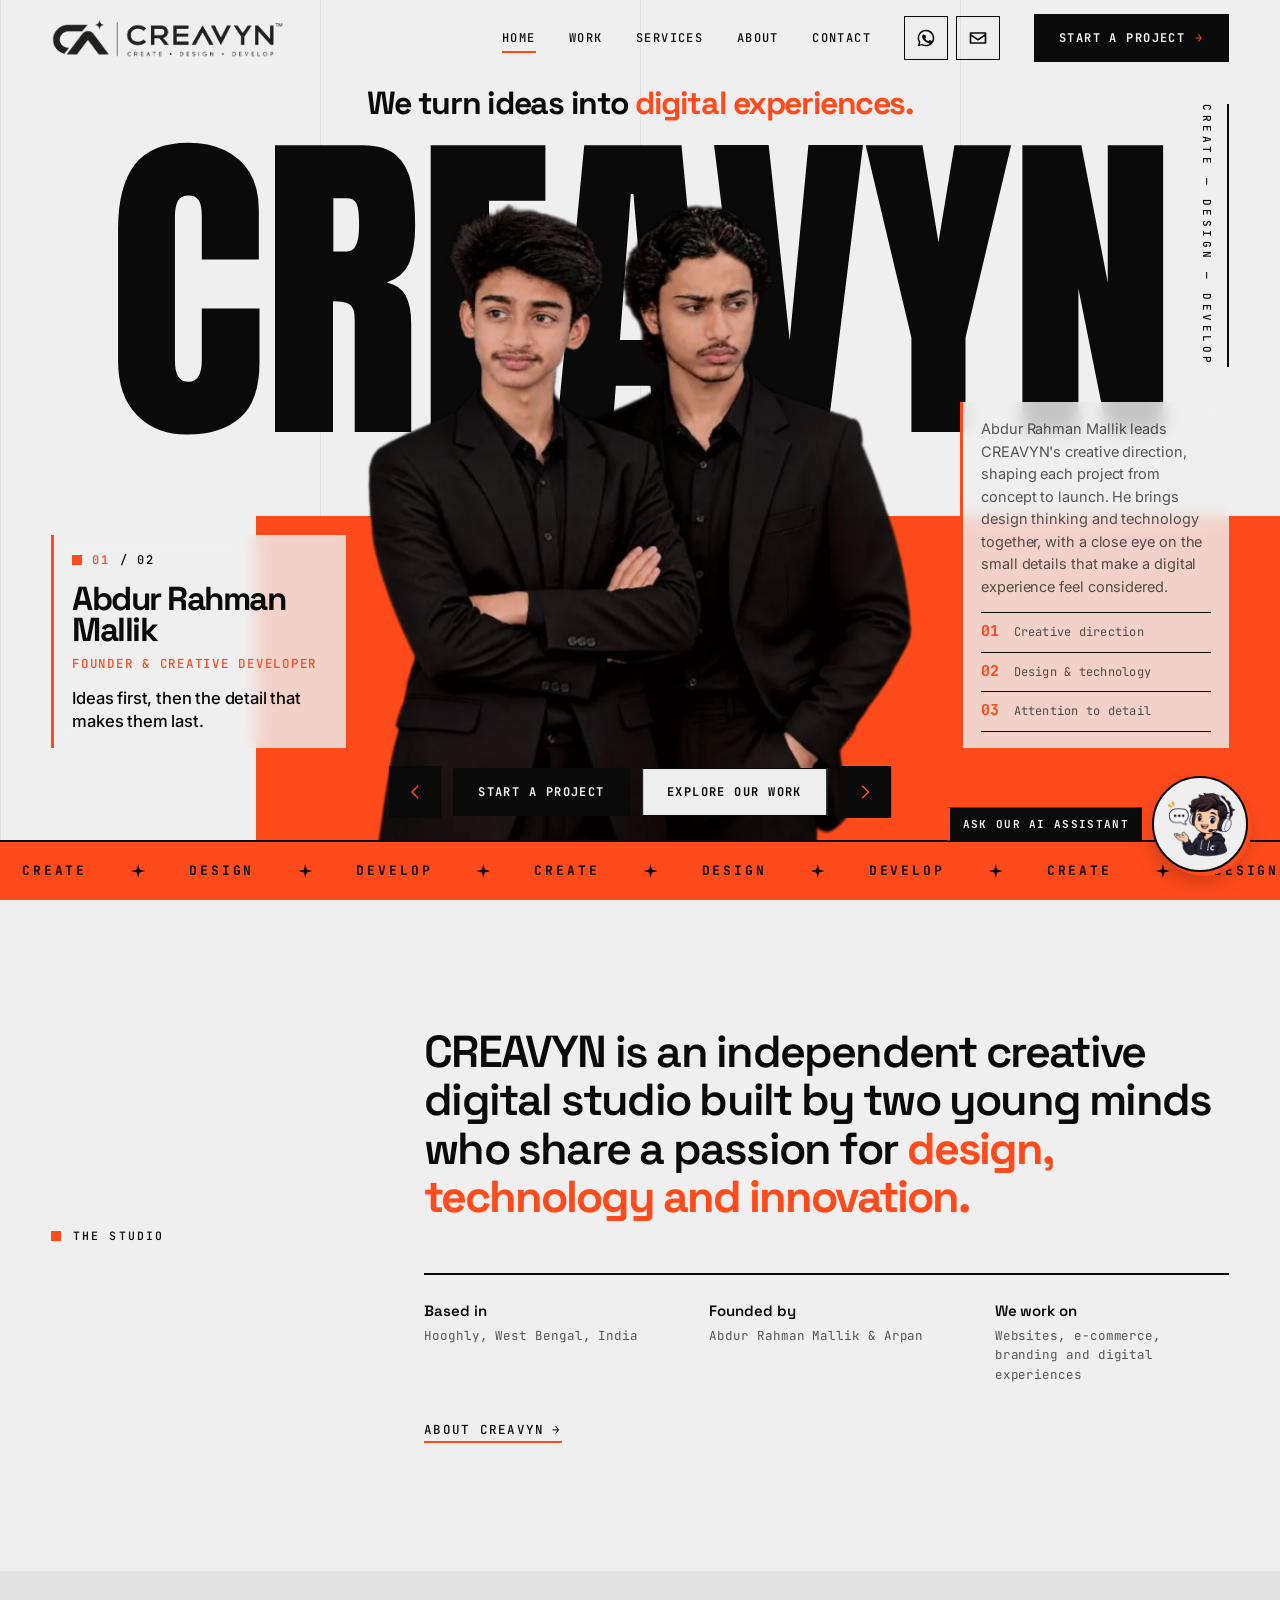
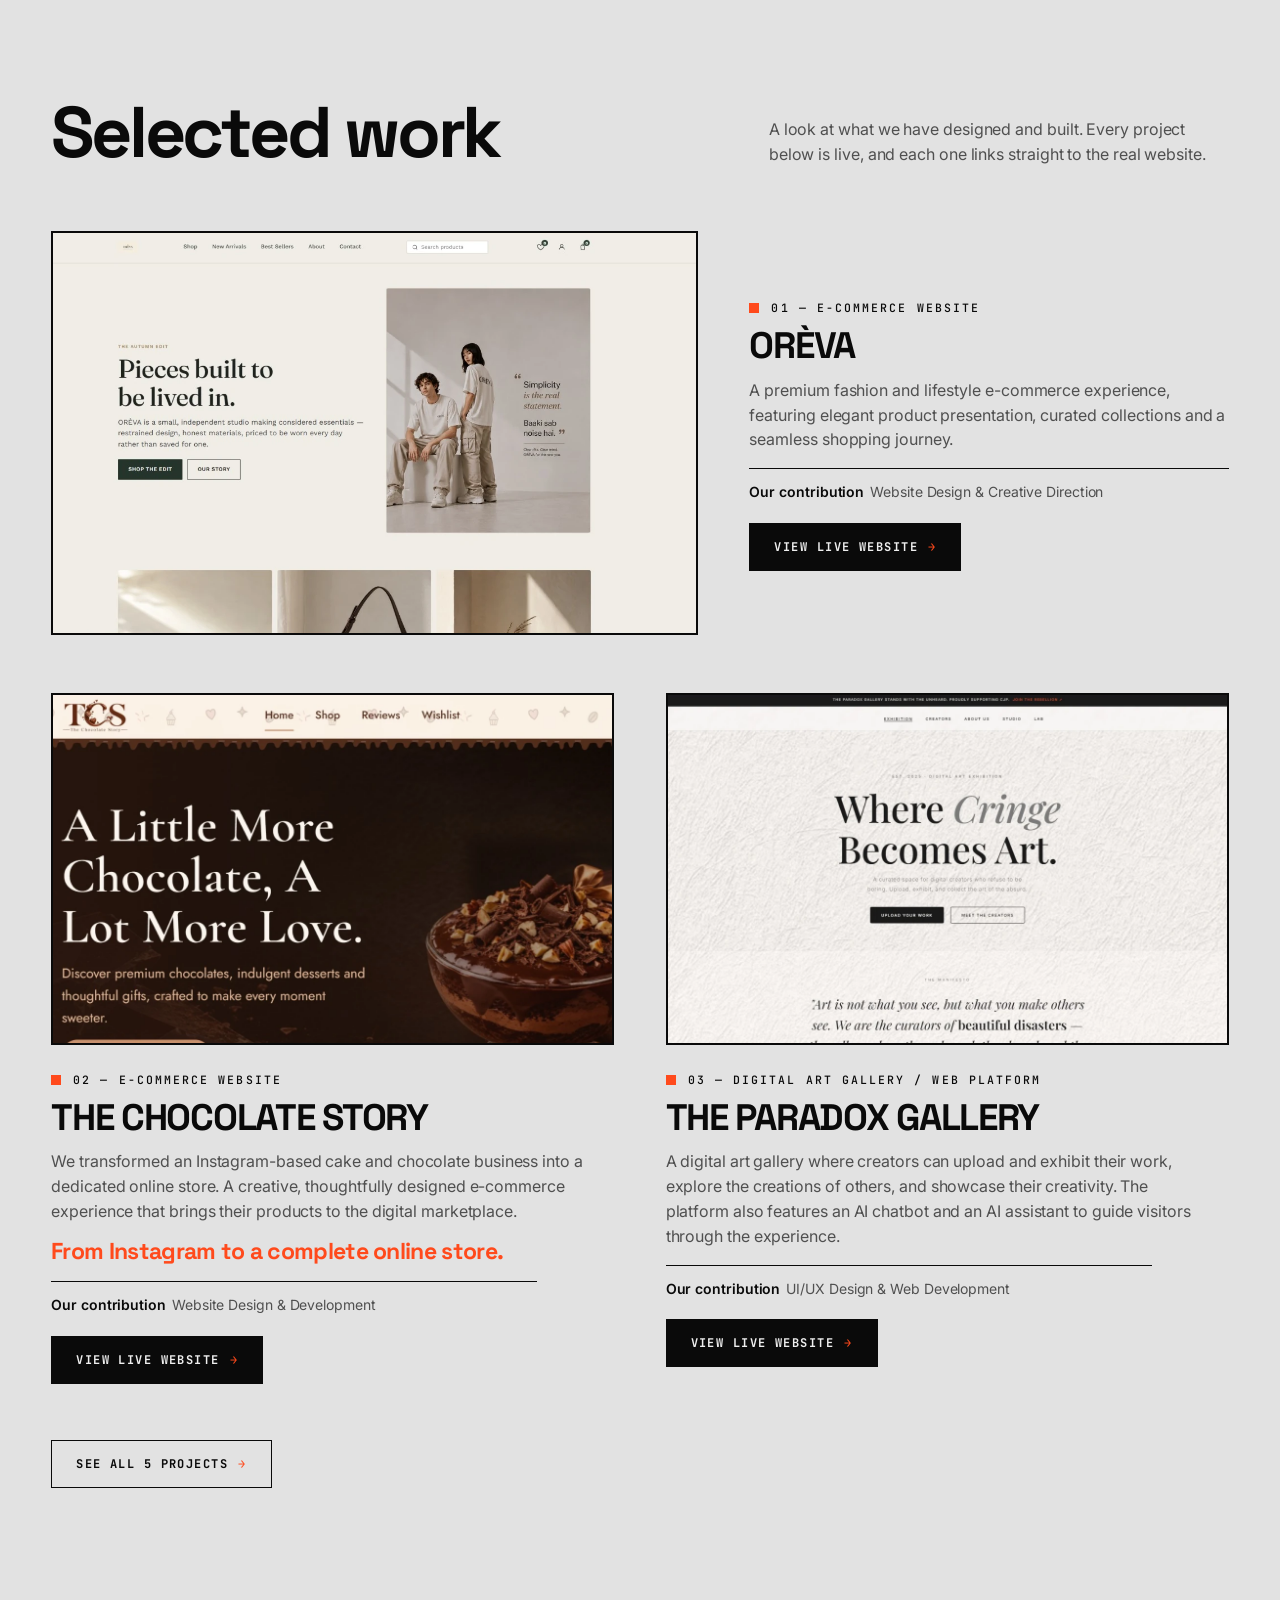
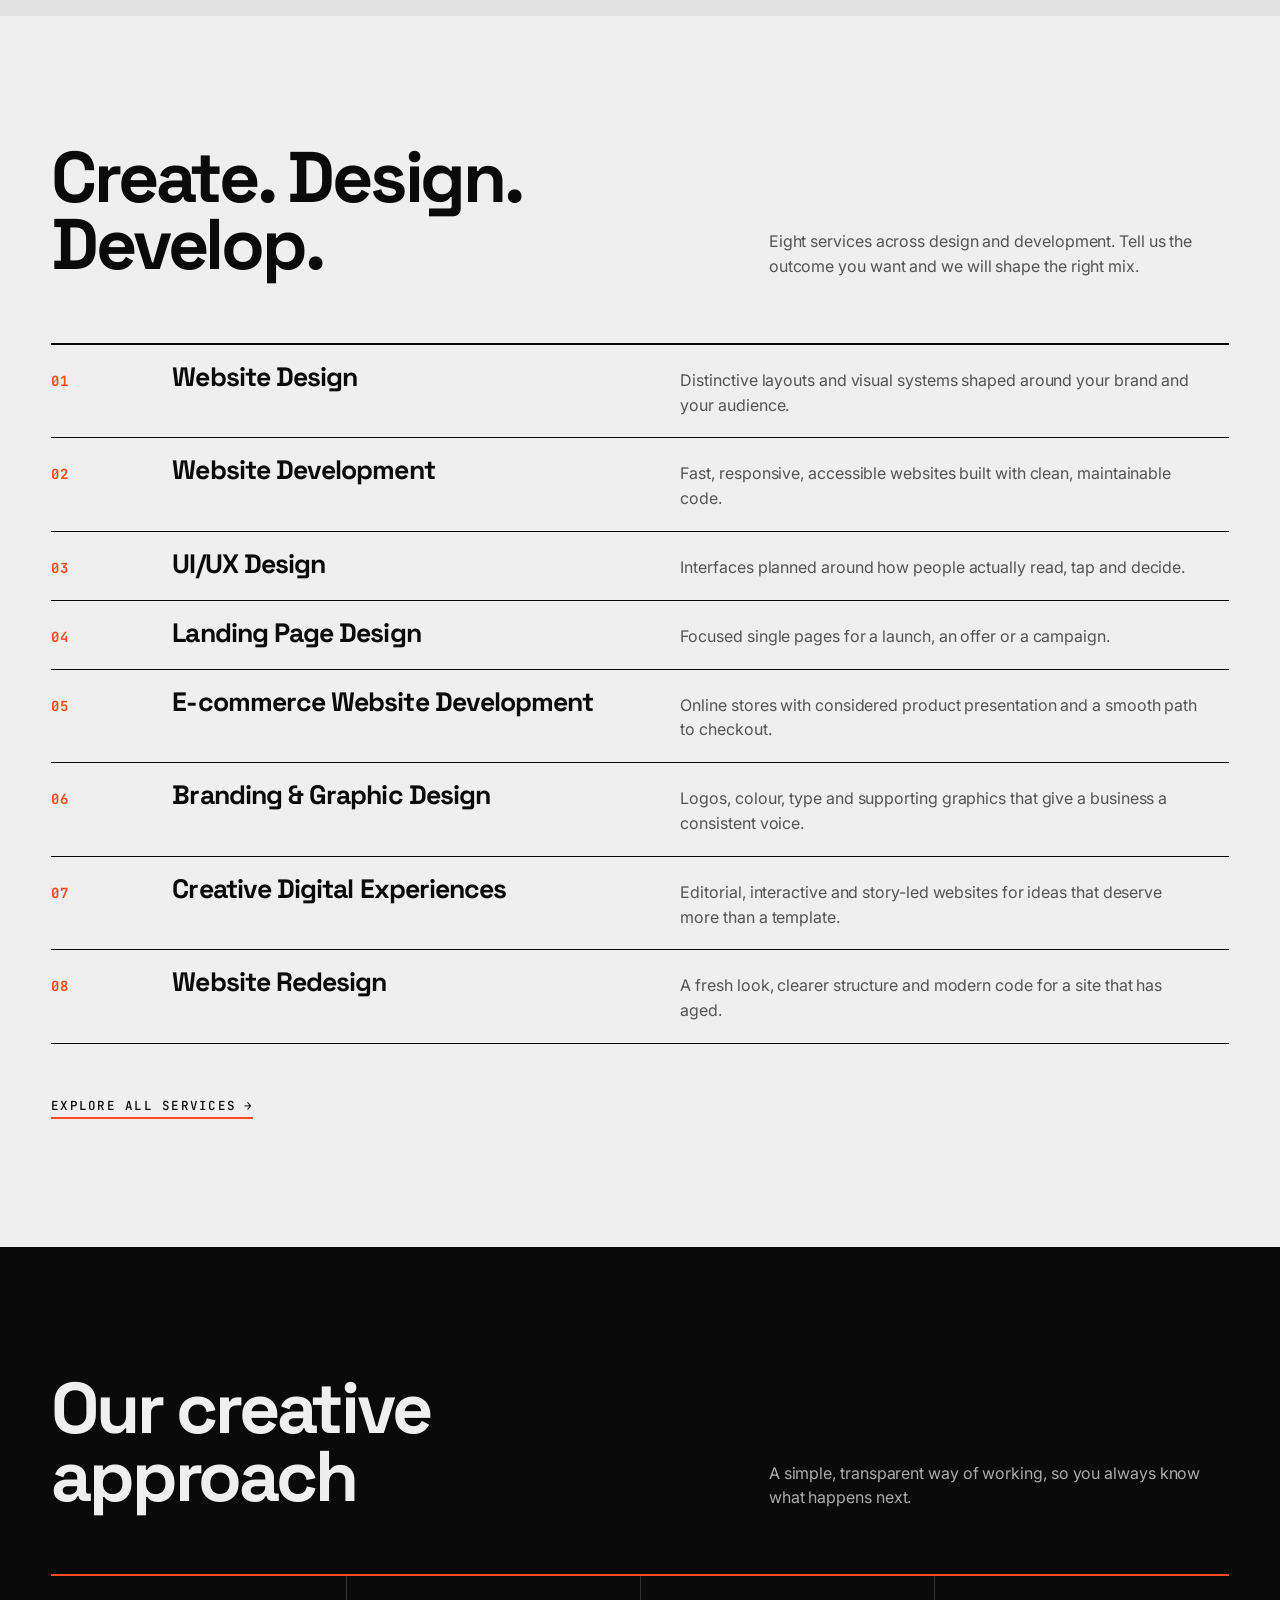
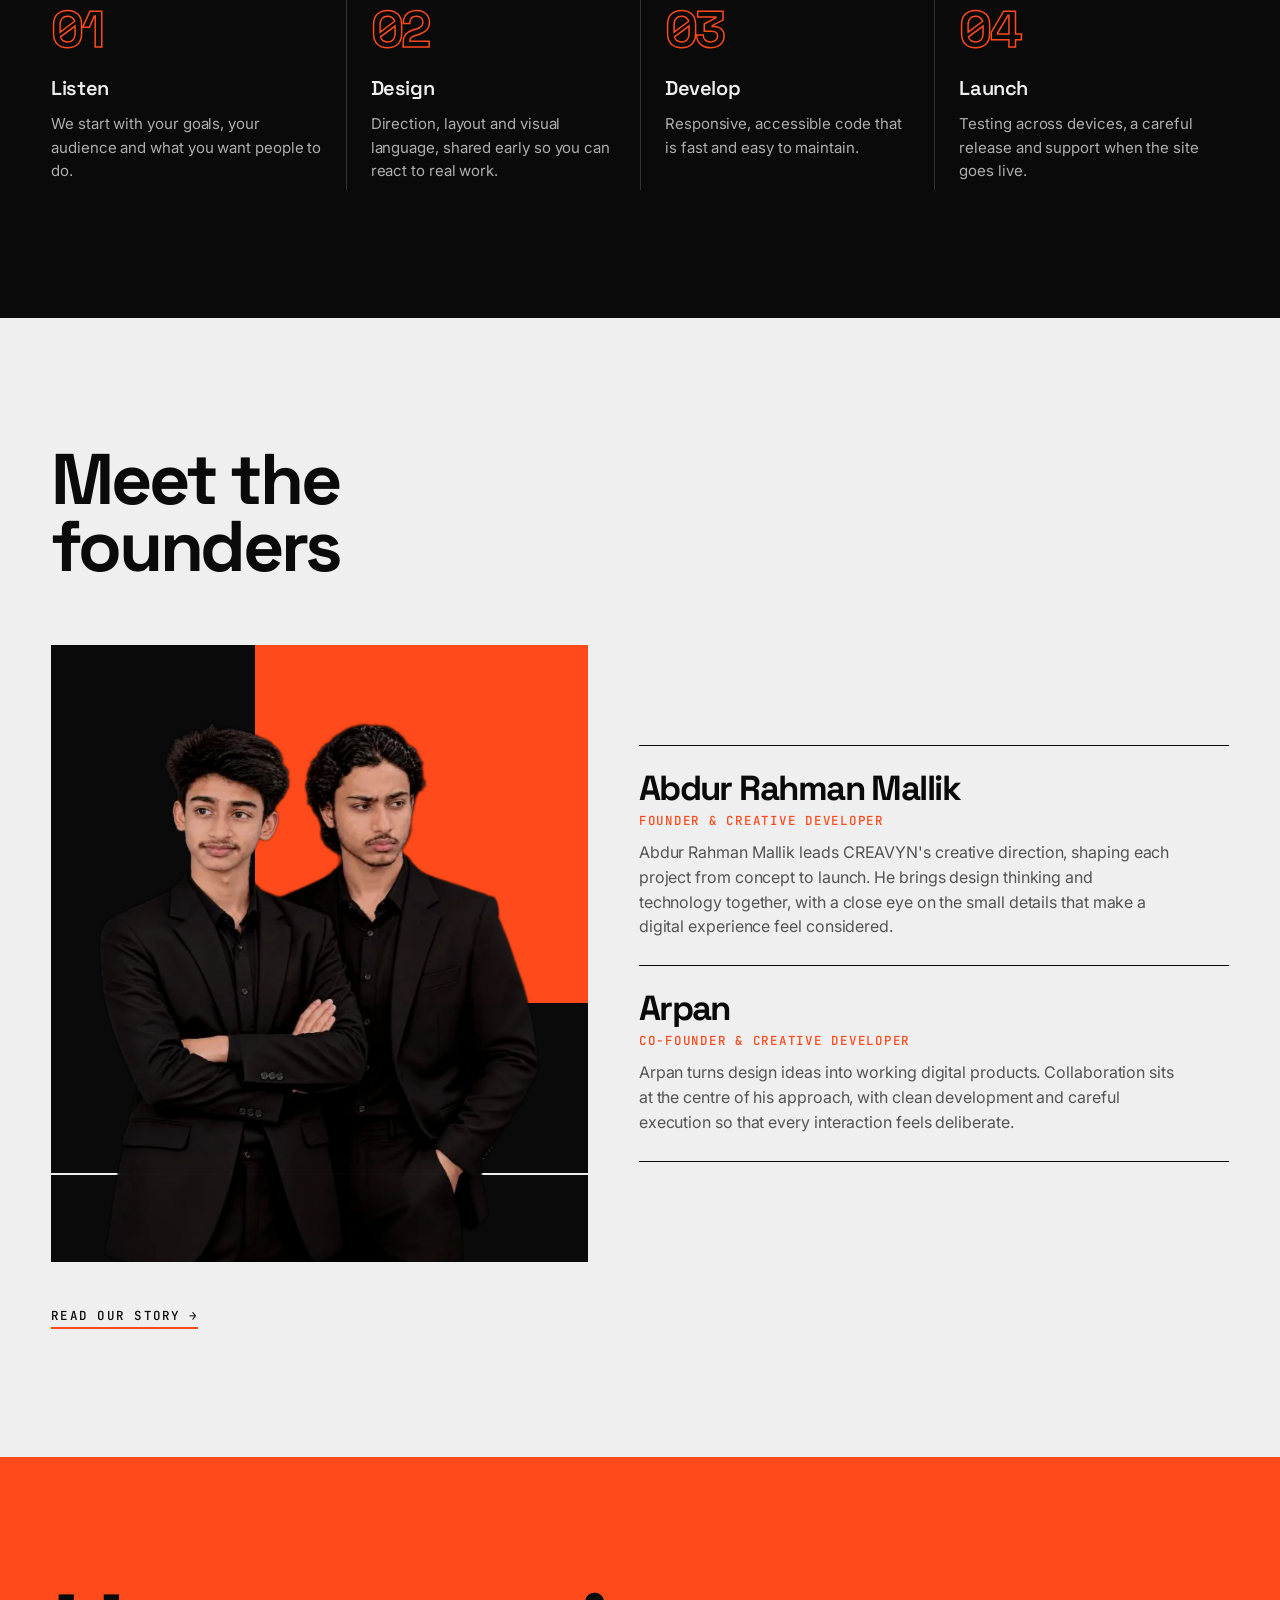
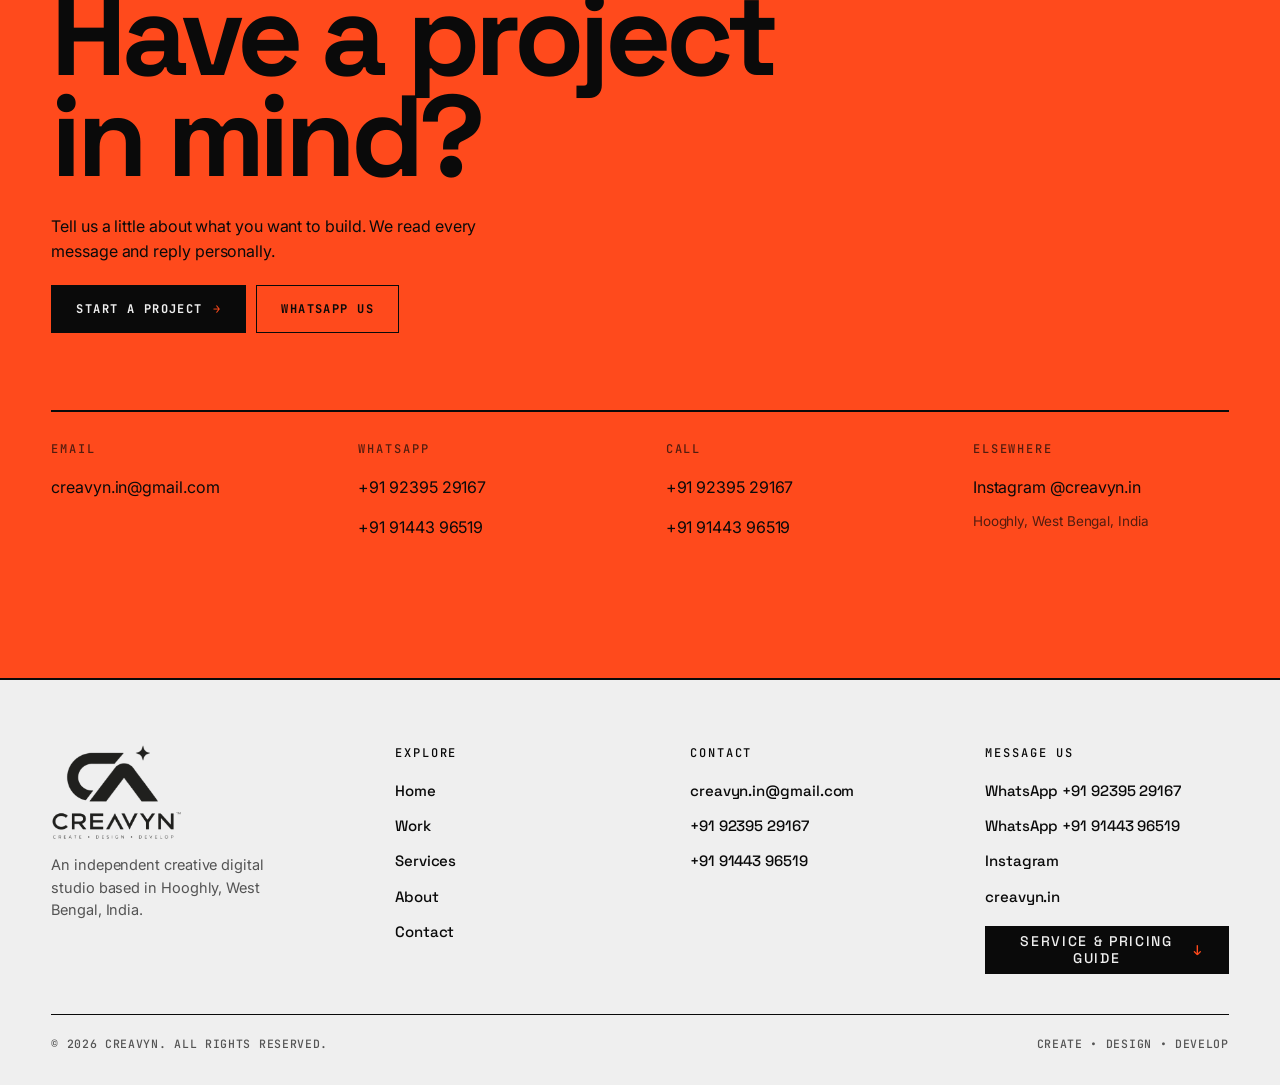
<file: index.html>
<!DOCTYPE html>
<html lang="en" data-page="home">
<head>
<meta charset="utf-8">
<meta name="viewport" content="width=device-width, initial-scale=1, viewport-fit=cover">
<title>CREAVYN | Creative Digital Studio — Website Design &amp; Development in Hooghly, West Bengal</title>
<meta name="description" content="CREAVYN is an independent creative digital studio in Hooghly, West Bengal. We design and develop distinctive websites, e-commerce stores and digital experiences.">
<link rel="canonical" href="https://creavyn.in/">
<meta name="robots" content="index, follow, max-image-preview:large">
<meta name="theme-color" content="#F4F0E9">
<meta property="og:type" content="website">
<meta property="og:site_name" content="CREAVYN">
<meta property="og:title" content="CREAVYN | Creative Digital Studio — Website Design &amp; Development in Hooghly, West Bengal">
<meta property="og:description" content="CREAVYN is an independent creative digital studio in Hooghly, West Bengal. We design and develop distinctive websites, e-commerce stores and digital experiences.">
<meta property="og:url" content="https://creavyn.in/">
<meta property="og:image" content="https://creavyn.in/og-image.png">
<meta property="og:image:width" content="1200">
<meta property="og:image:height" content="630">
<meta property="og:image:alt" content="CREAVYN — CREATE • DESIGN • DEVELOP">
<meta property="og:locale" content="en_IN">
<meta name="twitter:card" content="summary_large_image">
<meta name="twitter:title" content="CREAVYN | Creative Digital Studio — Website Design &amp; Development in Hooghly, West Bengal">
<meta name="twitter:description" content="CREAVYN is an independent creative digital studio in Hooghly, West Bengal. We design and develop distinctive websites, e-commerce stores and digital experiences.">
<meta name="twitter:image" content="https://creavyn.in/og-image.png">
<link rel="icon" href="favicon.ico" sizes="any">
<link rel="icon" type="image/png" sizes="32x32" href="favicon-32.png">
<link rel="apple-touch-icon" href="apple-touch-icon.png">
<link rel="manifest" href="site.webmanifest">
<link rel="preconnect" href="https://fonts.googleapis.com">
<link rel="preconnect" href="https://fonts.gstatic.com" crossorigin>
<link href="https://fonts.googleapis.com/css2?family=Anton&family=Inter:wght@400;500;600&family=Instrument+Serif:ital@1&display=swap" rel="stylesheet">
<script>(function(){var d=document.documentElement;d.classList.add('js');try{var r=matchMedia('(prefers-reduced-motion:reduce)').matches;var t=+localStorage.getItem('creavyn-intro');if(d.dataset.page==='home'&&!r&&(!t||Date.now()-t>43200000))d.classList.add('intro-on')}catch(e){}})();</script>
<link rel="stylesheet" href="styles.css">
<noscript><style>.hero-top,.info,.duo,.hero-bar,.strip,.header{opacity:1!important;transform:none!important}.hero-top{transform:translateX(-50%)!important}.ch i{transform:none!important}</style></noscript>

<script type="application/ld+json">{"@context":"https://schema.org","@graph":[{"@type":["Organization","ProfessionalService"],"@id":"https://creavyn.in/#organization","name":"CREAVYN","alternateName":["Creavyn Studio","CREAVYN Creative Studio"],"url":"https://creavyn.in/","logo":"https://creavyn.in/logo-stacked.png","image":"https://creavyn.in/og-image.png","description":"CREAVYN is an independent creative digital studio offering website design, website development, UI/UX design, branding and creative digital experiences.","slogan":"CREATE • DESIGN • DEVELOP","email":"creavyn.in@gmail.com","telephone":["+919239529167","+919144396519"],"sameAs":["https://www.instagram.com/creavyn.in?rpxt=MWdrcGI1ejdleTBnZA=="],"address":{"@type":"PostalAddress","addressLocality":"Hooghly","addressRegion":"West Bengal","addressCountry":"IN"},"areaServed":{"@type":"AdministrativeArea","name":"West Bengal, India"},"founder":[{"@id":"https://creavyn.in/about#abdur-rahman-mallik"},{"@id":"https://creavyn.in/about#arpan"}]},{"@type":"WebSite","@id":"https://creavyn.in/#website","url":"https://creavyn.in/","name":"CREAVYN","publisher":{"@id":"https://creavyn.in/#organization"},"inLanguage":"en"},{"@type":"WebPage","@id":"https://creavyn.in/#webpage","url":"https://creavyn.in/","name":"CREAVYN | Creative Digital Studio — Website Design & Development in Hooghly, West Bengal","description":"CREAVYN is an independent creative digital studio in Hooghly, West Bengal. We design and develop distinctive websites, e-commerce stores and digital experiences.","isPartOf":{"@id":"https://creavyn.in/#website"},"about":{"@id":"https://creavyn.in/#organization"},"inLanguage":"en"}]}</script>
</head>
<body>
<a class="skip" href="#main">Skip to content</a>
<header class="header" id="top">
  <a class="logo" href="./" aria-label="CREAVYN home"><img src="logo-horizontal.png" alt="CREAVYN, create design develop" width="245" height="42"></a>
  <nav class="nav" id="nav" aria-label="Main">
    <a class="link" href="./" aria-current="page">Home</a><a class="link" href="work">Work</a><a class="link" href="services">Services</a><a class="link" href="about">About</a><a class="link" href="contact">Contact</a>
    <span class="nav-quick">
      <a class="icon-btn" href="https://wa.me/919239529167?text=Hi%20CREAVYN!%20I'm%20interested%20in%20discussing%20a%20project%20with%20your%20team.%20I'd%20like%20to%20know%20more%20about%20your%20services.%20Can%20we%20discuss%20my%20requirements%3F" target="_blank" rel="noopener noreferrer" aria-label="Message CREAVYN on WhatsApp (opens in a new tab)"><svg viewBox="0 0 24 24" aria-hidden="true"><path d="M12 2a10 10 0 0 0-8.6 15.1L2 22l5-1.3A10 10 0 1 0 12 2Zm0 1.8a8.2 8.2 0 1 1-4.2 15.3l-.3-.2-3 .8.8-2.9-.2-.3A8.2 8.2 0 0 1 12 3.8Zm-3 4c-.2 0-.5.1-.7.4-.3.3-1 1-1 2.4s1 2.8 1.2 3c.1.2 2 3.1 4.9 4.2 2.4.9 2.9.7 3.4.7.5-.1 1.700-.7 1.900-1.400.2-.7.2-1.200.2-1.400-.1-.1-.3-.2-.6-.3l-1.800-.9c-.2-.1-.4-.1-.6.100l-.8 1c-.1.2-.3.2-.6.1a6.700 6.700 0 0 1-3.300-2.900c-.2-.3 0-.4.200-.6l.4-.5.3-.4c.1-.2.100-.3 0-.5l-.8-2c-.2-.5-.4-.4-.6-.4Z"/></svg></a>
      <a class="icon-btn" href="mailto:creavyn.in@gmail.com" aria-label="Email CREAVYN"><svg viewBox="0 0 24 24" aria-hidden="true"><path d="M3 5h18a1 1 0 0 1 1 1v12a1 1 0 0 1-1 1H3a1 1 0 0 1-1-1V6a1 1 0 0 1 1-1Zm1 2v.5l8 5.300 8-5.300V7H4Zm16 2.900-8 5.300-8-5.300V17h16V9.900Z"/></svg></a>
    </span>
    <a class="btn solid" href="contact">Start a Project <span class="arr" aria-hidden="true">→</span></a>
    <span class="nav-contact">
      <a href="mailto:creavyn.in@gmail.com">Email</a>
      <a href="https://wa.me/919239529167?text=Hi%20CREAVYN!%20I'm%20interested%20in%20discussing%20a%20project%20with%20your%20team.%20I'd%20like%20to%20know%20more%20about%20your%20services.%20Can%20we%20discuss%20my%20requirements%3F" target="_blank" rel="noopener noreferrer">WhatsApp +91 92395 29167</a>
      <a href="https://wa.me/919144396519?text=Hi%20CREAVYN!%20I'm%20interested%20in%20discussing%20a%20project%20with%20your%20team.%20I'd%20like%20to%20know%20more%20about%20your%20services.%20Can%20we%20discuss%20my%20requirements%3F" target="_blank" rel="noopener noreferrer">WhatsApp +91 91443 96519</a>
      <a href="https://www.instagram.com/creavyn.in?rpxt=MWdrcGI1ejdleTBnZA==" target="_blank" rel="noopener noreferrer">Instagram</a>
    </span>
  </nav>
  <button class="menu-btn" id="menuBtn" type="button" aria-label="Open menu" aria-expanded="false" aria-controls="nav"><span></span><span></span></button>
</header>
<main id="main">

<div class="intro" id="intro" aria-hidden="true"><div class="intro-inner"><div class="intro-mark"></div><div class="intro-line"></div><p class="intro-tag">CREATE • DESIGN • DEVELOP</p></div></div>
<section class="hero" id="hero" style="padding-left:0;padding-right:0;padding-bottom:0" aria-label="CREAVYN introduction">
  <div class="hero-top">
    <h1 class="hero-title">We turn ideas into <em class="ser">digital experiences.</em></h1>
  </div>
  <div class="word-wrap" aria-hidden="true"><div class="word" id="word"></div></div>
  <div class="duo-wrap"><picture>
    <source type="image/webp" srcset="duo_hero-400.webp 400w, duo_hero.webp 594w" sizes="(max-width:1024px) 94vw, 40vw">
    <img class="duo" id="duo" src="duo_hero.png" alt="Abdur Rahman Mallik and Arpan, the two founders of CREAVYN, in black suits" width="594" height="752" fetchpriority="high">
  </picture></div>
  <div class="strip" aria-hidden="true"><div class="track" id="track"></div></div>
  <div class="info info-left" role="group" aria-label="Founder profile"><div class="slot"><div class="fp"><p class="fp-index"><b>01</b> / 02</p><h2 class="fp-name">Abdur Rahman Mallik</h2><p class="fp-role">Founder &amp; Creative Developer</p><p class="fp-line">Ideas first, then the detail that makes them last.</p></div><div class="fp"><p class="fp-index"><b>02</b> / 02</p><h2 class="fp-name">Arpan</h2><p class="fp-role">Co-Founder &amp; Creative Developer</p><p class="fp-line">Creative builds that are thoughtful in every interaction.</p></div></div></div>
  <div class="info info-right" role="group" aria-label="Founder focus areas"><div class="slot"><div class="fp"><p class="fp-bio">Abdur Rahman Mallik leads CREAVYN's creative direction, shaping each project from concept to launch. He brings design thinking and technology together, with a close eye on the small details that make a digital experience feel considered.</p><ul class="stats"><li><strong>01</strong><span>Creative direction</span></li><li><strong>02</strong><span>Design &amp; technology</span></li><li><strong>03</strong><span>Attention to detail</span></li></ul></div><div class="fp"><p class="fp-bio">Arpan turns design ideas into working digital products. Collaboration sits at the centre of his approach, with clean development and careful execution so that every interaction feels deliberate.</p><ul class="stats"><li><strong>01</strong><span>Creative development</span></li><li><strong>02</strong><span>Collaboration</span></li><li><strong>03</strong><span>Thoughtful execution</span></li></ul></div></div></div>
  <div class="hero-bar">
    <button class="arrow" type="button" data-dir="-1" aria-label="Previous founder"><svg viewBox="0 0 24 24" aria-hidden="true"><path d="M15 5l-7 7 7 7"/></svg></button>
    <a class="btn solid" href="contact">Start a Project</a>
    <a class="btn ghost" href="work">Explore Our Work</a>
    <button class="arrow" type="button" data-dir="1" aria-label="Next founder"><svg viewBox="0 0 24 24" aria-hidden="true"><path d="M9 5l7 7-7 7"/></svg></button>
  </div>
  <p class="sr" id="founderLive" role="status" aria-live="polite"></p>
</section>

<section aria-labelledby="studio-h">
  <div class="wrap statement">
    <p class="eyebrow" data-reveal="up">The studio</p>
    <div>
      <h2 id="studio-h" class="statement-text" data-reveal="blur">CREAVYN is an independent creative digital studio built by two young minds who share a passion for <em class="ser">design, technology and innovation.</em></h2>
      <div class="statement-meta" data-reveal="up" style="--d:150">
        <p><b>Based in</b>Hooghly, West Bengal, India</p>
        <p><b>Founded by</b>Abdur Rahman Mallik &amp; Arpan</p>
        <p><b>We work on</b>Websites, e-commerce, branding and digital experiences</p>
      </div>
      <p style="margin-top:32px;--d:200" data-reveal="up"><a class="text-link" href="about">About CREAVYN <span class="arr" aria-hidden="true">→</span></a></p>
    </div>
  </div>
</section>

<section class="alt" id="work" aria-labelledby="work-h">
  <div class="wrap">
    <div class="sec-head">
      <h2 id="work-h" data-reveal="left">Selected work</h2>
      <p data-reveal="right">A look at what we have designed and built. Every project below is live, and each one links straight to the real website.</p>
    </div>
    <div class="project-grid">
      <article class="project project--wide" data-reveal="left" style="--d:0">
  <a class="project-media" href="https://orevastore.in" target="_blank" rel="noopener noreferrer" tabindex="-1" aria-hidden="true" data-parallax-img><img src="preview-oreva.webp" alt="Homepage preview of the ORÈVA fashion and lifestyle online store" width="1152" height="720"></a>
  <div class="project-body">
    <p class="eyebrow">01 — E-commerce Website</p>
    <h3>ORÈVA</h3>
    <p class="project-desc">A premium fashion and lifestyle e-commerce experience, featuring elegant product presentation, curated collections and a seamless shopping journey.</p>
    
    
    <p class="project-meta"><b>Our contribution</b>Website Design &amp; Creative Direction</p>
    <a class="btn solid" href="https://orevastore.in" target="_blank" rel="noopener noreferrer">View Live Website <span class="arr" aria-hidden="true">→</span><span class="sr"> — ORÈVA, opens in a new tab</span></a>
  </div>
</article>
      <article class="project project--grid" data-reveal="up" style="--d:0">
  <a class="project-media" href="https://thechocolatestory.in" target="_blank" rel="noopener noreferrer" tabindex="-1" aria-hidden="true" data-parallax-img><img src="preview-the-chocolate-story.webp" alt="Homepage preview of The Chocolate Story online cake and chocolate store" width="1152" height="720" loading="lazy" decoding="async"></a>
  <div class="project-body">
    <p class="eyebrow">02 — E-commerce Website</p>
    <h3>THE CHOCOLATE STORY</h3>
    <p class="project-desc">We transformed an Instagram-based cake and chocolate business into a dedicated online store. A creative, thoughtfully designed e-commerce experience that brings their products to the digital marketplace.</p>
    <p class="project-hl">From Instagram to a complete online store.</p>
    
    <p class="project-meta"><b>Our contribution</b>Website Design &amp; Development</p>
    <a class="btn solid" href="https://thechocolatestory.in" target="_blank" rel="noopener noreferrer">View Live Website <span class="arr" aria-hidden="true">→</span><span class="sr"> — THE CHOCOLATE STORY, opens in a new tab</span></a>
  </div>
</article>
      <article class="project project--grid" data-reveal="up" style="--d:120">
  <a class="project-media" href="https://mallikabdurrahman37-hash.github.io/The-paradox-Gallery-/index.html" target="_blank" rel="noopener noreferrer" tabindex="-1" aria-hidden="true" data-parallax-img><img src="preview-paradox-gallery.webp" alt="Preview of The Paradox Gallery digital art exhibition website" width="1152" height="720" loading="lazy" decoding="async"></a>
  <div class="project-body">
    <p class="eyebrow">03 — Digital Art Gallery / Web Platform</p>
    <h3>THE PARADOX GALLERY</h3>
    <p class="project-desc">A digital art gallery where creators can upload and exhibit their work, explore the creations of others, and showcase their creativity. The platform also features an AI chatbot and an AI assistant to guide visitors through the experience.</p>
    
    <p class="project-meta"><b>Our contribution</b>UI/UX Design &amp; Web Development</p>
    <a class="btn solid" href="https://mallikabdurrahman37-hash.github.io/The-paradox-Gallery-/index.html" target="_blank" rel="noopener noreferrer">View Live Website <span class="arr" aria-hidden="true">→</span><span class="sr"> — THE PARADOX GALLERY, opens in a new tab</span></a>
  </div>
</article>
    </div>
    <p style="margin-top:56px" data-reveal="up"><a class="btn ghost" href="work">See all 5 projects <span class="arr" aria-hidden="true">→</span></a></p>
  </div>
</section>

<section id="services" aria-labelledby="services-h">
  <div class="wrap">
    <div class="sec-head">
      <h2 id="services-h" data-reveal="left">Create. Design. Develop.</h2>
      <p data-reveal="right">Eight services across design and development. Tell us the outcome you want and we will shape the right mix.</p>
    </div>
    <div class="rows compact">
      <article class="row" data-reveal="up" style="--d:0"><span class="row-n">01</span><h3>Website Design</h3><div><p>Distinctive layouts and visual systems shaped around your brand and your audience.</p></div></article><article class="row" data-reveal="up" style="--d:70"><span class="row-n">02</span><h3>Website Development</h3><div><p>Fast, responsive, accessible websites built with clean, maintainable code.</p></div></article><article class="row" data-reveal="up" style="--d:140"><span class="row-n">03</span><h3>UI/UX Design</h3><div><p>Interfaces planned around how people actually read, tap and decide.</p></div></article><article class="row" data-reveal="up" style="--d:210"><span class="row-n">04</span><h3>Landing Page Design</h3><div><p>Focused single pages for a launch, an offer or a campaign.</p></div></article><article class="row" data-reveal="up" style="--d:0"><span class="row-n">05</span><h3>E-commerce Website Development</h3><div><p>Online stores with considered product presentation and a smooth path to checkout.</p></div></article><article class="row" data-reveal="up" style="--d:70"><span class="row-n">06</span><h3>Branding &amp; Graphic Design</h3><div><p>Logos, colour, type and supporting graphics that give a business a consistent voice.</p></div></article><article class="row" data-reveal="up" style="--d:140"><span class="row-n">07</span><h3>Creative Digital Experiences</h3><div><p>Editorial, interactive and story-led websites for ideas that deserve more than a template.</p></div></article><article class="row" data-reveal="up" style="--d:210"><span class="row-n">08</span><h3>Website Redesign</h3><div><p>A fresh look, clearer structure and modern code for a site that has aged.</p></div></article>
    </div>
    <p style="margin-top:48px" data-reveal="up"><a class="text-link" href="services">Explore all services <span class="arr" aria-hidden="true">→</span></a></p>
  </div>
</section>

<section class="dark" id="process" aria-labelledby="process-h">
  <div class="wrap">
    <div class="sec-head">
      <h2 id="process-h" data-reveal="blur">Our creative approach</h2>
      <p data-reveal="right">A simple, transparent way of working, so you always know what happens next.</p>
    </div>
    <ol class="steps">
      <li class="step" data-reveal="left" style="--d:0"><div class="step-n">01</div><h3>Listen</h3><p>We start with your goals, your audience and what you want people to do.</p></li><li class="step" data-reveal="up" style="--d:90"><div class="step-n">02</div><h3>Design</h3><p>Direction, layout and visual language, shared early so you can react to real work.</p></li><li class="step" data-reveal="up" style="--d:180"><div class="step-n">03</div><h3>Develop</h3><p>Responsive, accessible code that is fast and easy to maintain.</p></li><li class="step" data-reveal="right" style="--d:270"><div class="step-n">04</div><h3>Launch</h3><p>Testing across devices, a careful release and support when the site goes live.</p></li>
    </ol>
  </div>
</section>

<section id="founders" aria-labelledby="founders-h">
  <div class="wrap">
    <div class="sec-head">
      <h2 id="founders-h" data-reveal="left">Meet the founders</h2>
      <p data-reveal="right">Young minds. Bold ideas. You work directly with the two people who design and build your project.</p>
    </div>
    <div class="founders">
      <div class="portrait" data-reveal="scale"><picture><source type="image/webp" srcset="duo_hero-400.webp 400w, duo_hero.webp 594w" sizes="(max-width:1024px) 80vw, 40vw"><img src="duo_hero.png" alt="Founders Abdur Rahman Mallik and Arpan of CREAVYN" width="594" height="752" loading="lazy" decoding="async" data-parallax></picture></div>
      <ul class="founder-list">
        <li data-reveal="left"><h3>Abdur Rahman Mallik</h3><p class="role">Founder &amp; Creative Developer</p><p>Abdur Rahman Mallik leads CREAVYN's creative direction, shaping each project from concept to launch. He brings design thinking and technology together, with a close eye on the small details that make a digital experience feel considered.</p></li><li data-reveal="right"><h3>Arpan</h3><p class="role">Co-Founder &amp; Creative Developer</p><p>Arpan turns design ideas into working digital products. Collaboration sits at the centre of his approach, with clean development and careful execution so that every interaction feels deliberate.</p></li>
      </ul>
    </div>
    <p style="margin-top:40px" data-reveal="up"><a class="text-link" href="about">Read our story <span class="arr" aria-hidden="true">→</span></a></p>
  </div>
</section>

<section class="dark contact-band" id="contact-preview" aria-labelledby="cta-h">
  <div class="wrap">
    <h2 id="cta-h" data-reveal="blur">Have a project in mind?</h2>
    <p class="lead" data-reveal="up" style="--d:120">Tell us a little about what you want to build. We read every message and reply personally.</p>
    <div class="cta-row" data-reveal="up" style="--d:200">
      <a class="btn solid" href="contact">Start a Project <span class="arr" aria-hidden="true">→</span></a>
      <a class="btn ghost" href="https://wa.me/919239529167?text=Hi%20CREAVYN!%20I'm%20interested%20in%20discussing%20a%20project%20with%20your%20team.%20I'd%20like%20to%20know%20more%20about%20your%20services.%20Can%20we%20discuss%20my%20requirements%3F" target="_blank" rel="noopener noreferrer">WhatsApp us<span class="sr"> (opens in a new tab)</span></a>
    </div>
    <div class="contact-grid" data-reveal="up">
    <div><h3>Email</h3><ul><li><a href="mailto:creavyn.in@gmail.com">creavyn.in@gmail.com</a></li></ul></div>
    <div><h3>WhatsApp</h3><ul><li><a href="https://wa.me/919239529167?text=Hi%20CREAVYN!%20I'm%20interested%20in%20discussing%20a%20project%20with%20your%20team.%20I'd%20like%20to%20know%20more%20about%20your%20services.%20Can%20we%20discuss%20my%20requirements%3F" target="_blank" rel="noopener noreferrer">+91 92395 29167<span class="sr"> on WhatsApp, opens in a new tab</span></a></li><li><a href="https://wa.me/919144396519?text=Hi%20CREAVYN!%20I'm%20interested%20in%20discussing%20a%20project%20with%20your%20team.%20I'd%20like%20to%20know%20more%20about%20your%20services.%20Can%20we%20discuss%20my%20requirements%3F" target="_blank" rel="noopener noreferrer">+91 91443 96519<span class="sr"> on WhatsApp, opens in a new tab</span></a></li></ul></div>
    <div><h3>Call</h3><ul><li><a href="tel:+919239529167">+91 92395 29167</a></li><li><a href="tel:+919144396519">+91 91443 96519</a></li></ul></div>
    <div><h3>Elsewhere</h3><ul><li><a href="https://www.instagram.com/creavyn.in?rpxt=MWdrcGI1ejdleTBnZA==" target="_blank" rel="noopener noreferrer">Instagram @creavyn.in<span class="sr"> (opens in a new tab)</span></a></li><li class="sub">Hooghly, West Bengal, India</li></ul></div>
  </div>
  </div>
</section>
</main>
<footer>
  <div class="wrap">
    <div class="foot">
      <div><img src="logo-stacked.png" alt="CREAVYN, create design develop" width="131" height="96" loading="lazy"><p class="loc">An independent creative digital studio based in Hooghly, West Bengal, India.</p></div>
      <nav aria-label="Footer"><h2>Explore</h2><ul><li><a href="./">Home</a></li><li><a href="work">Work</a></li><li><a href="services">Services</a></li><li><a href="about">About</a></li><li><a href="contact">Contact</a></li></ul></nav>
      <div><h2>Contact</h2><ul>
        <li><a href="mailto:creavyn.in@gmail.com">creavyn.in@gmail.com</a></li>
        <li><a href="tel:+919239529167">+91 92395 29167</a></li><li><a href="tel:+919144396519">+91 91443 96519</a></li>
      </ul></div>
      <div><h2>Message us</h2><ul>
        <li><a href="https://wa.me/919239529167?text=Hi%20CREAVYN!%20I'm%20interested%20in%20discussing%20a%20project%20with%20your%20team.%20I'd%20like%20to%20know%20more%20about%20your%20services.%20Can%20we%20discuss%20my%20requirements%3F" target="_blank" rel="noopener noreferrer">WhatsApp +91 92395 29167<span class="sr"> (opens in a new tab)</span></a></li><li><a href="https://wa.me/919144396519?text=Hi%20CREAVYN!%20I'm%20interested%20in%20discussing%20a%20project%20with%20your%20team.%20I'd%20like%20to%20know%20more%20about%20your%20services.%20Can%20we%20discuss%20my%20requirements%3F" target="_blank" rel="noopener noreferrer">WhatsApp +91 91443 96519<span class="sr"> (opens in a new tab)</span></a></li>
        <li><a href="https://www.instagram.com/creavyn.in?rpxt=MWdrcGI1ejdleTBnZA==" target="_blank" rel="noopener noreferrer">Instagram<span class="sr"> (opens in a new tab)</span></a></li>
        <li><a href="https://creavyn.in">creavyn.in</a></li>
        <li><a class="btn solid" href="CREAVYN_Service_Pricing_Guide.pdf" target="_blank" rel="noopener noreferrer">Service &amp; Pricing Guide <span class="arr" aria-hidden="true">↓</span><span class="sr"> (PDF, opens in a new tab)</span></a></li>
      </ul></div>
    </div>
    <div class="legal"><span>&copy; <span id="yr">2026</span> CREAVYN. All rights reserved.</span><span>CREATE • DESIGN • DEVELOP</span></div>
  </div>
</footer>

<script src="main.js" defer></script>
</body>
</html>
</file>
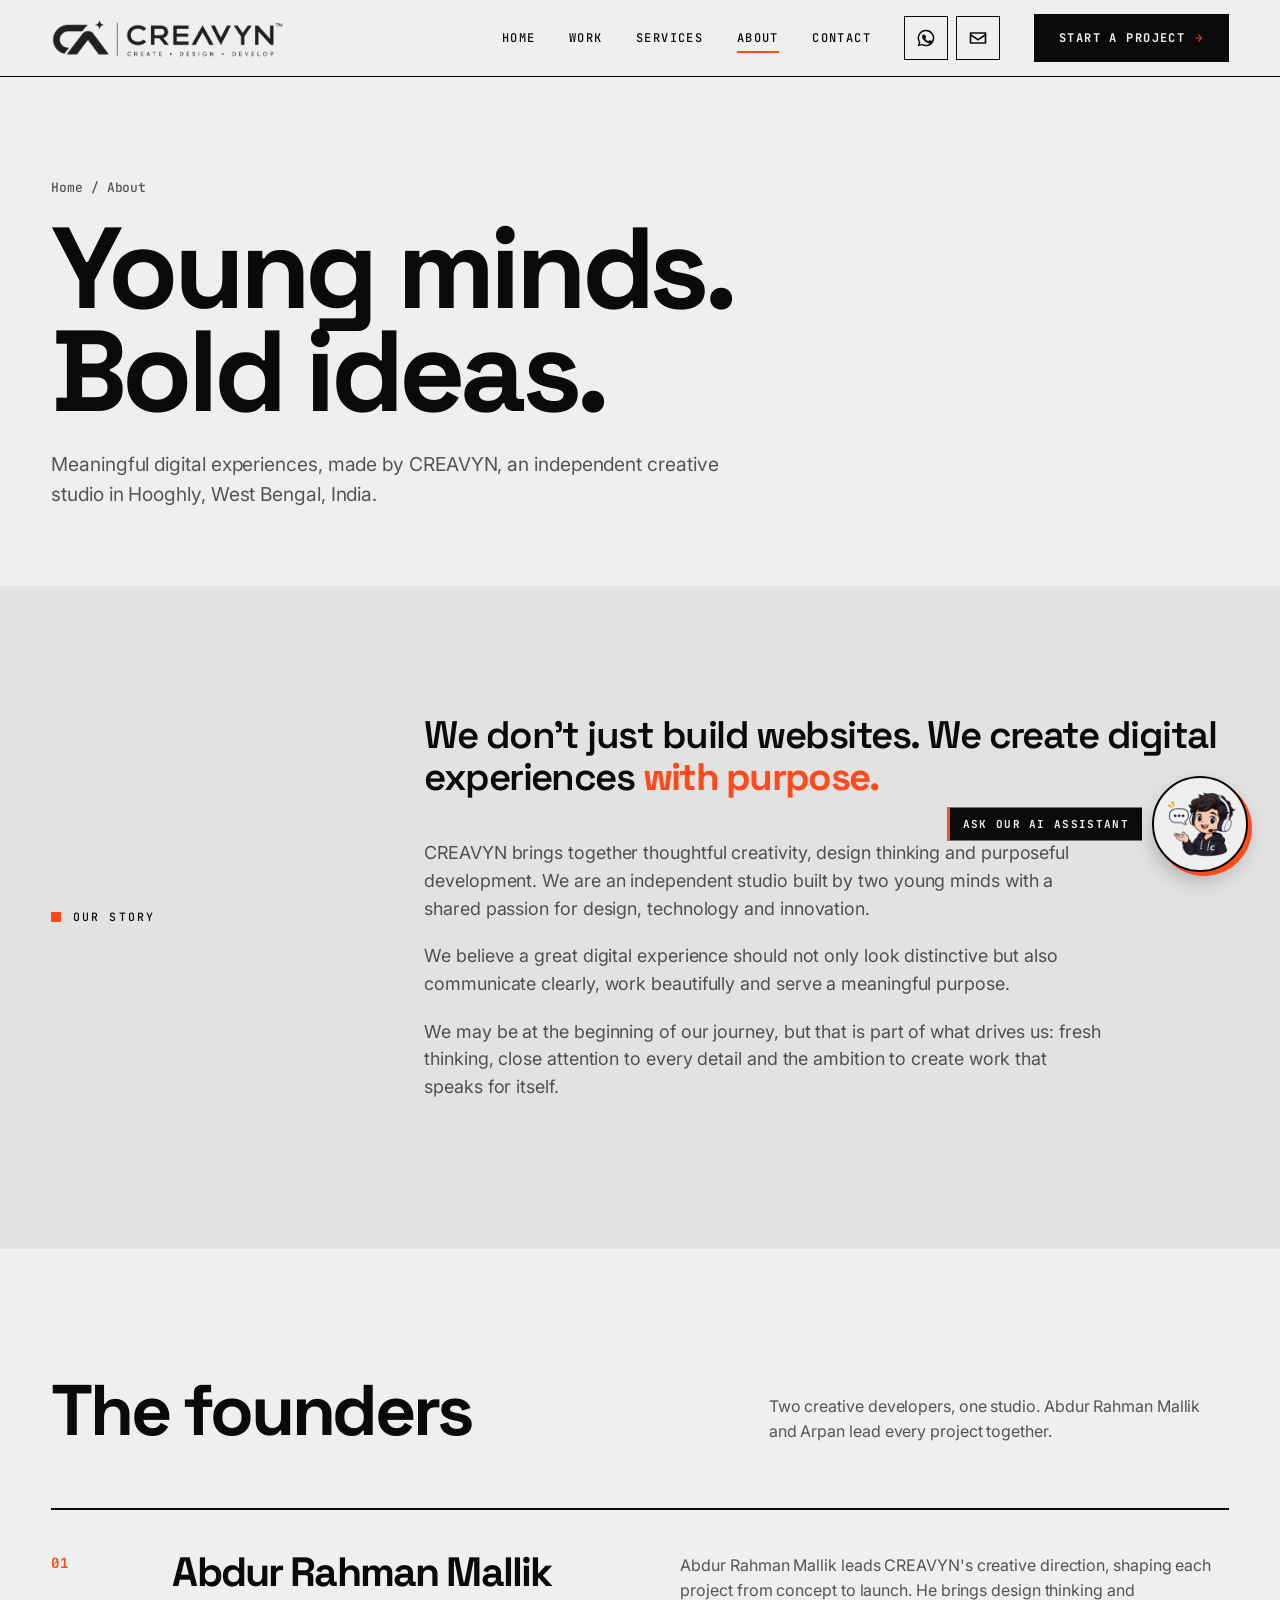
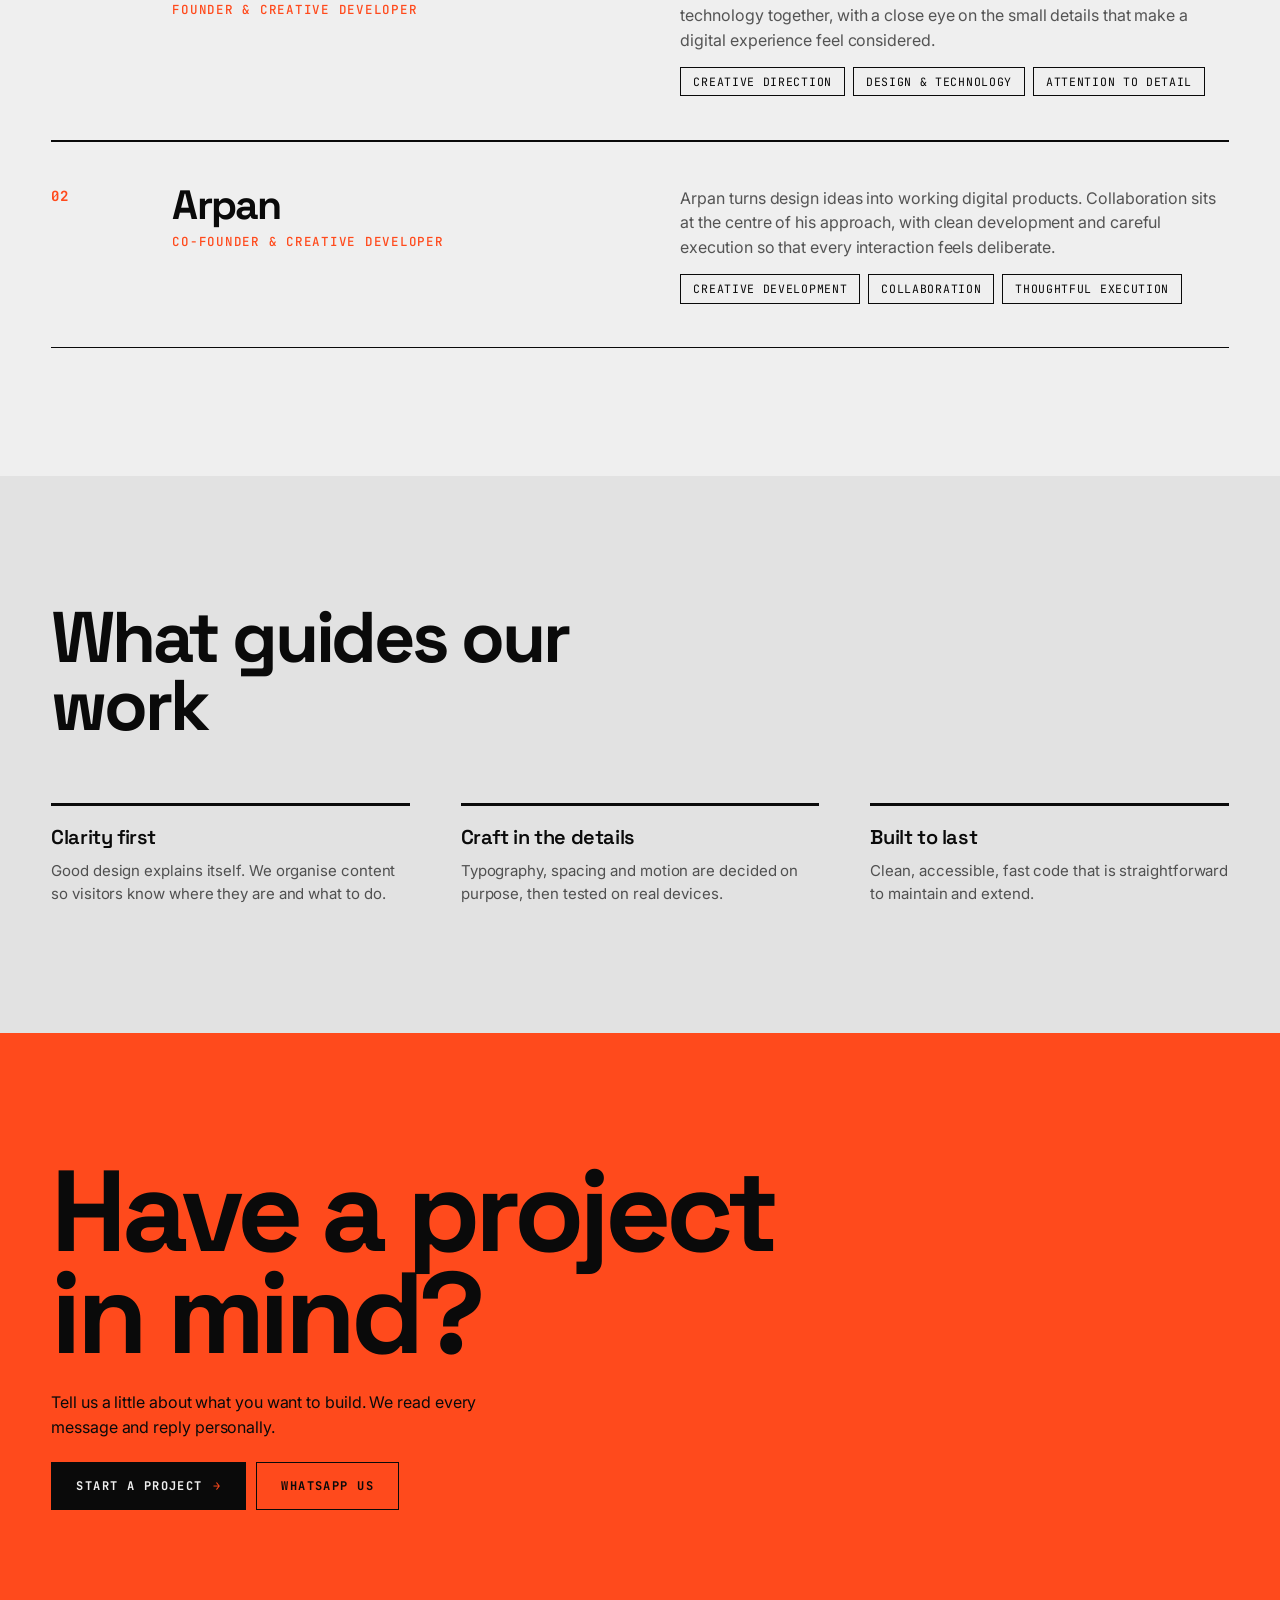
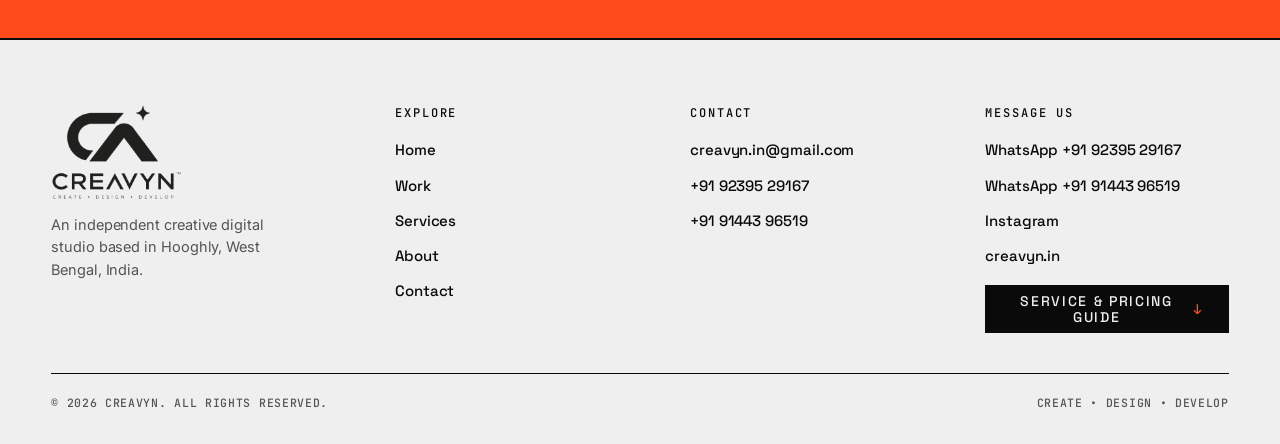
<file: about.html>
<!DOCTYPE html>
<html lang="en" data-page="about">
<head>
<meta charset="utf-8">
<meta name="viewport" content="width=device-width, initial-scale=1, viewport-fit=cover">
<title>About CREAVYN | Creative Studio by Abdur Rahman Mallik &amp; Arpan</title>
<meta name="description" content="Meet CREAVYN Creative Studio, founded by Abdur Rahman Mallik and Arpan in Hooghly, West Bengal. Young minds, bold ideas and meaningful digital experiences.">
<link rel="canonical" href="https://creavyn.in/about">
<meta name="robots" content="index, follow, max-image-preview:large">
<meta name="theme-color" content="#F4F0E9">
<meta property="og:type" content="website">
<meta property="og:site_name" content="CREAVYN">
<meta property="og:title" content="About CREAVYN | Creative Studio by Abdur Rahman Mallik &amp; Arpan">
<meta property="og:description" content="Meet CREAVYN Creative Studio, founded by Abdur Rahman Mallik and Arpan in Hooghly, West Bengal. Young minds, bold ideas and meaningful digital experiences.">
<meta property="og:url" content="https://creavyn.in/about">
<meta property="og:image" content="https://creavyn.in/og-image.png">
<meta property="og:image:width" content="1200">
<meta property="og:image:height" content="630">
<meta property="og:image:alt" content="CREAVYN — CREATE • DESIGN • DEVELOP">
<meta property="og:locale" content="en_IN">
<meta name="twitter:card" content="summary_large_image">
<meta name="twitter:title" content="About CREAVYN | Creative Studio by Abdur Rahman Mallik &amp; Arpan">
<meta name="twitter:description" content="Meet CREAVYN Creative Studio, founded by Abdur Rahman Mallik and Arpan in Hooghly, West Bengal. Young minds, bold ideas and meaningful digital experiences.">
<meta name="twitter:image" content="https://creavyn.in/og-image.png">
<link rel="icon" href="favicon.ico" sizes="any">
<link rel="icon" type="image/png" sizes="32x32" href="favicon-32.png">
<link rel="apple-touch-icon" href="apple-touch-icon.png">
<link rel="manifest" href="site.webmanifest">
<link rel="preconnect" href="https://fonts.googleapis.com">
<link rel="preconnect" href="https://fonts.gstatic.com" crossorigin>
<link href="https://fonts.googleapis.com/css2?family=Anton&family=Inter:wght@400;500;600&family=Instrument+Serif:ital@1&display=swap" rel="stylesheet">
<script>(function(){var d=document.documentElement;d.classList.add('js');try{var r=matchMedia('(prefers-reduced-motion:reduce)').matches;var t=+localStorage.getItem('creavyn-intro');if(d.dataset.page==='home'&&!r&&(!t||Date.now()-t>43200000))d.classList.add('intro-on')}catch(e){}})();</script>
<link rel="stylesheet" href="styles.css">
<noscript><style>.hero-top,.info,.duo,.hero-bar,.strip,.header{opacity:1!important;transform:none!important}.hero-top{transform:translateX(-50%)!important}.ch i{transform:none!important}</style></noscript>

<script type="application/ld+json">{"@context":"https://schema.org","@graph":[{"@type":["Organization","ProfessionalService"],"@id":"https://creavyn.in/#organization","name":"CREAVYN","alternateName":["Creavyn Studio","CREAVYN Creative Studio"],"url":"https://creavyn.in/","logo":"https://creavyn.in/logo-stacked.png","image":"https://creavyn.in/og-image.png","description":"CREAVYN is an independent creative digital studio offering website design, website development, UI/UX design, branding and creative digital experiences.","slogan":"CREATE • DESIGN • DEVELOP","email":"creavyn.in@gmail.com","telephone":["+919239529167","+919144396519"],"sameAs":["https://www.instagram.com/creavyn.in?rpxt=MWdrcGI1ejdleTBnZA=="],"address":{"@type":"PostalAddress","addressLocality":"Hooghly","addressRegion":"West Bengal","addressCountry":"IN"},"areaServed":{"@type":"AdministrativeArea","name":"West Bengal, India"},"founder":[{"@id":"https://creavyn.in/about#abdur-rahman-mallik"},{"@id":"https://creavyn.in/about#arpan"}]},{"@type":"WebSite","@id":"https://creavyn.in/#website","url":"https://creavyn.in/","name":"CREAVYN","publisher":{"@id":"https://creavyn.in/#organization"},"inLanguage":"en"},{"@type":"Person","@id":"https://creavyn.in/about#abdur-rahman-mallik","name":"Abdur Rahman Mallik","alternateName":["Abdur Rahman","Abdur R. Mallik"],"jobTitle":"Founder & Creative Developer","worksFor":{"@id":"https://creavyn.in/#organization"}},{"@type":"Person","@id":"https://creavyn.in/about#arpan","name":"Arpan","jobTitle":"Co-Founder & Creative Developer","worksFor":{"@id":"https://creavyn.in/#organization"}},{"@type":"AboutPage","@id":"https://creavyn.in/about#webpage","url":"https://creavyn.in/about","name":"About CREAVYN | Creative Studio by Abdur Rahman Mallik & Arpan","description":"Meet CREAVYN Creative Studio, founded by Abdur Rahman Mallik and Arpan in Hooghly, West Bengal. Young minds, bold ideas and meaningful digital experiences.","isPartOf":{"@id":"https://creavyn.in/#website"},"about":{"@id":"https://creavyn.in/#organization"},"inLanguage":"en"},{"@type":"BreadcrumbList","itemListElement":[{"@type":"ListItem","position":1,"name":"Home","item":"https://creavyn.in/"},{"@type":"ListItem","position":2,"name":"About","item":"https://creavyn.in/about"}]}]}</script>
</head>
<body>
<a class="skip" href="#main">Skip to content</a>
<header class="header" id="top">
  <a class="logo" href="./" aria-label="CREAVYN home"><img src="logo-horizontal.png" alt="CREAVYN, create design develop" width="245" height="42"></a>
  <nav class="nav" id="nav" aria-label="Main">
    <a class="link" href="./">Home</a><a class="link" href="work">Work</a><a class="link" href="services">Services</a><a class="link" href="about" aria-current="page">About</a><a class="link" href="contact">Contact</a>
    <span class="nav-quick">
      <a class="icon-btn" href="https://wa.me/919239529167?text=Hi%20CREAVYN!%20I'm%20interested%20in%20discussing%20a%20project%20with%20your%20team.%20I'd%20like%20to%20know%20more%20about%20your%20services.%20Can%20we%20discuss%20my%20requirements%3F" target="_blank" rel="noopener noreferrer" aria-label="Message CREAVYN on WhatsApp (opens in a new tab)"><svg viewBox="0 0 24 24" aria-hidden="true"><path d="M12 2a10 10 0 0 0-8.6 15.1L2 22l5-1.3A10 10 0 1 0 12 2Zm0 1.8a8.2 8.2 0 1 1-4.2 15.3l-.3-.2-3 .8.8-2.9-.2-.3A8.2 8.2 0 0 1 12 3.8Zm-3 4c-.2 0-.5.1-.7.4-.3.3-1 1-1 2.4s1 2.8 1.2 3c.1.2 2 3.1 4.9 4.2 2.4.9 2.9.7 3.4.7.5-.1 1.700-.7 1.900-1.400.2-.7.2-1.200.2-1.400-.1-.1-.3-.2-.6-.3l-1.800-.9c-.2-.1-.4-.1-.6.100l-.8 1c-.1.2-.3.2-.6.1a6.700 6.700 0 0 1-3.300-2.900c-.2-.3 0-.4.200-.6l.4-.5.3-.4c.1-.2.100-.3 0-.5l-.8-2c-.2-.5-.4-.4-.6-.4Z"/></svg></a>
      <a class="icon-btn" href="mailto:creavyn.in@gmail.com" aria-label="Email CREAVYN"><svg viewBox="0 0 24 24" aria-hidden="true"><path d="M3 5h18a1 1 0 0 1 1 1v12a1 1 0 0 1-1 1H3a1 1 0 0 1-1-1V6a1 1 0 0 1 1-1Zm1 2v.5l8 5.300 8-5.300V7H4Zm16 2.900-8 5.300-8-5.300V17h16V9.900Z"/></svg></a>
    </span>
    <a class="btn solid" href="contact">Start a Project <span class="arr" aria-hidden="true">→</span></a>
    <span class="nav-contact">
      <a href="mailto:creavyn.in@gmail.com">Email</a>
      <a href="https://wa.me/919239529167?text=Hi%20CREAVYN!%20I'm%20interested%20in%20discussing%20a%20project%20with%20your%20team.%20I'd%20like%20to%20know%20more%20about%20your%20services.%20Can%20we%20discuss%20my%20requirements%3F" target="_blank" rel="noopener noreferrer">WhatsApp +91 92395 29167</a>
      <a href="https://wa.me/919144396519?text=Hi%20CREAVYN!%20I'm%20interested%20in%20discussing%20a%20project%20with%20your%20team.%20I'd%20like%20to%20know%20more%20about%20your%20services.%20Can%20we%20discuss%20my%20requirements%3F" target="_blank" rel="noopener noreferrer">WhatsApp +91 91443 96519</a>
      <a href="https://www.instagram.com/creavyn.in?rpxt=MWdrcGI1ejdleTBnZA==" target="_blank" rel="noopener noreferrer">Instagram</a>
    </span>
  </nav>
  <button class="menu-btn" id="menuBtn" type="button" aria-label="Open menu" aria-expanded="false" aria-controls="nav"><span></span><span></span></button>
</header>
<main id="main">

<section class="page-hero">
  <div class="wrap">
    <nav class="crumbs" aria-label="Breadcrumb"><a href="./">Home</a> / About</nav>
    <h1 data-reveal="blur">Young minds. Bold ideas.</h1>
    <p class="lead" data-reveal="up" style="--d:150">Meaningful digital experiences, made by CREAVYN, an independent creative studio in Hooghly, West Bengal, India.</p>
  </div>
</section>
<section class="alt" aria-labelledby="story-h">
  <div class="wrap prose">
    <h2 id="story-h" class="eyebrow" data-reveal="up">Our story</h2>
    <div>
      <p class="big" data-reveal="blur">We don’t just build websites. We create digital experiences <em class="ser">with purpose.</em></p>
      <p data-reveal="up">CREAVYN brings together thoughtful creativity, design thinking and purposeful development. We are an independent studio built by two young minds with a shared passion for design, technology and innovation.</p>
      <p data-reveal="up">We believe a great digital experience should not only look distinctive but also communicate clearly, work beautifully and serve a meaningful purpose.</p>
      <p data-reveal="up">We may be at the beginning of our journey, but that is part of what drives us: fresh thinking, close attention to every detail and the ambition to create work that speaks for itself.</p>
    </div>
  </div>
</section>
<section aria-labelledby="founders-h">
  <div class="wrap">
    <div class="sec-head"><h2 id="founders-h" data-reveal="left">The founders</h2><p data-reveal="right">Two creative developers, one studio. Abdur Rahman Mallik and Arpan lead every project together.</p></div>
    <article class="founder-detail" id="abdur-rahman-mallik" data-reveal="left">
      <span class="row-n">01</span>
      <div><h3>Abdur Rahman Mallik</h3><p class="role">Founder &amp; Creative Developer</p></div>
      <div><p>Abdur Rahman Mallik leads CREAVYN's creative direction, shaping each project from concept to launch. He brings design thinking and technology together, with a close eye on the small details that make a digital experience feel considered.</p><ul><li>Creative direction</li><li>Design &amp; technology</li><li>Attention to detail</li></ul></div>
    </article><article class="founder-detail" id="arpan" data-reveal="right">
      <span class="row-n">02</span>
      <div><h3>Arpan</h3><p class="role">Co-Founder &amp; Creative Developer</p></div>
      <div><p>Arpan turns design ideas into working digital products. Collaboration sits at the centre of his approach, with clean development and careful execution so that every interaction feels deliberate.</p><ul><li>Creative development</li><li>Collaboration</li><li>Thoughtful execution</li></ul></div>
    </article>
  </div>
</section>
<section class="alt" aria-labelledby="values-h">
  <div class="wrap">
    <div class="sec-head"><h2 id="values-h" data-reveal="left">What guides our work</h2></div>
    <ul class="values">
      <li data-reveal="up"><h3>Clarity first</h3><p>Good design explains itself. We organise content so visitors know where they are and what to do.</p></li>
      <li data-reveal="up" style="--d:100"><h3>Craft in the details</h3><p>Typography, spacing and motion are decided on purpose, then tested on real devices.</p></li>
      <li data-reveal="up" style="--d:200"><h3>Built to last</h3><p>Clean, accessible, fast code that is straightforward to maintain and extend.</p></li>
    </ul>
  </div>
</section>
<section class="dark contact-band" id="contact-preview" aria-labelledby="cta-h">
  <div class="wrap">
    <h2 id="cta-h" data-reveal="blur">Have a project in mind?</h2>
    <p class="lead" data-reveal="up" style="--d:120">Tell us a little about what you want to build. We read every message and reply personally.</p>
    <div class="cta-row" data-reveal="up" style="--d:200">
      <a class="btn solid" href="contact">Start a Project <span class="arr" aria-hidden="true">→</span></a>
      <a class="btn ghost" href="https://wa.me/919239529167?text=Hi%20CREAVYN!%20I'm%20interested%20in%20discussing%20a%20project%20with%20your%20team.%20I'd%20like%20to%20know%20more%20about%20your%20services.%20Can%20we%20discuss%20my%20requirements%3F" target="_blank" rel="noopener noreferrer">WhatsApp us<span class="sr"> (opens in a new tab)</span></a>
    </div>
    
  </div>
</section>
</main>
<footer>
  <div class="wrap">
    <div class="foot">
      <div><img src="logo-stacked.png" alt="CREAVYN, create design develop" width="131" height="96" loading="lazy"><p class="loc">An independent creative digital studio based in Hooghly, West Bengal, India.</p></div>
      <nav aria-label="Footer"><h2>Explore</h2><ul><li><a href="./">Home</a></li><li><a href="work">Work</a></li><li><a href="services">Services</a></li><li><a href="about">About</a></li><li><a href="contact">Contact</a></li></ul></nav>
      <div><h2>Contact</h2><ul>
        <li><a href="mailto:creavyn.in@gmail.com">creavyn.in@gmail.com</a></li>
        <li><a href="tel:+919239529167">+91 92395 29167</a></li><li><a href="tel:+919144396519">+91 91443 96519</a></li>
      </ul></div>
      <div><h2>Message us</h2><ul>
        <li><a href="https://wa.me/919239529167?text=Hi%20CREAVYN!%20I'm%20interested%20in%20discussing%20a%20project%20with%20your%20team.%20I'd%20like%20to%20know%20more%20about%20your%20services.%20Can%20we%20discuss%20my%20requirements%3F" target="_blank" rel="noopener noreferrer">WhatsApp +91 92395 29167<span class="sr"> (opens in a new tab)</span></a></li><li><a href="https://wa.me/919144396519?text=Hi%20CREAVYN!%20I'm%20interested%20in%20discussing%20a%20project%20with%20your%20team.%20I'd%20like%20to%20know%20more%20about%20your%20services.%20Can%20we%20discuss%20my%20requirements%3F" target="_blank" rel="noopener noreferrer">WhatsApp +91 91443 96519<span class="sr"> (opens in a new tab)</span></a></li>
        <li><a href="https://www.instagram.com/creavyn.in?rpxt=MWdrcGI1ejdleTBnZA==" target="_blank" rel="noopener noreferrer">Instagram<span class="sr"> (opens in a new tab)</span></a></li>
        <li><a href="https://creavyn.in">creavyn.in</a></li>
        <li><a class="btn solid" href="CREAVYN_Service_Pricing_Guide.pdf" target="_blank" rel="noopener noreferrer">Service &amp; Pricing Guide <span class="arr" aria-hidden="true">↓</span><span class="sr"> (PDF, opens in a new tab)</span></a></li>
      </ul></div>
    </div>
    <div class="legal"><span>&copy; <span id="yr">2026</span> CREAVYN. All rights reserved.</span><span>CREATE • DESIGN • DEVELOP</span></div>
  </div>
</footer>

<script src="main.js" defer></script>
</body>
</html>
</file>
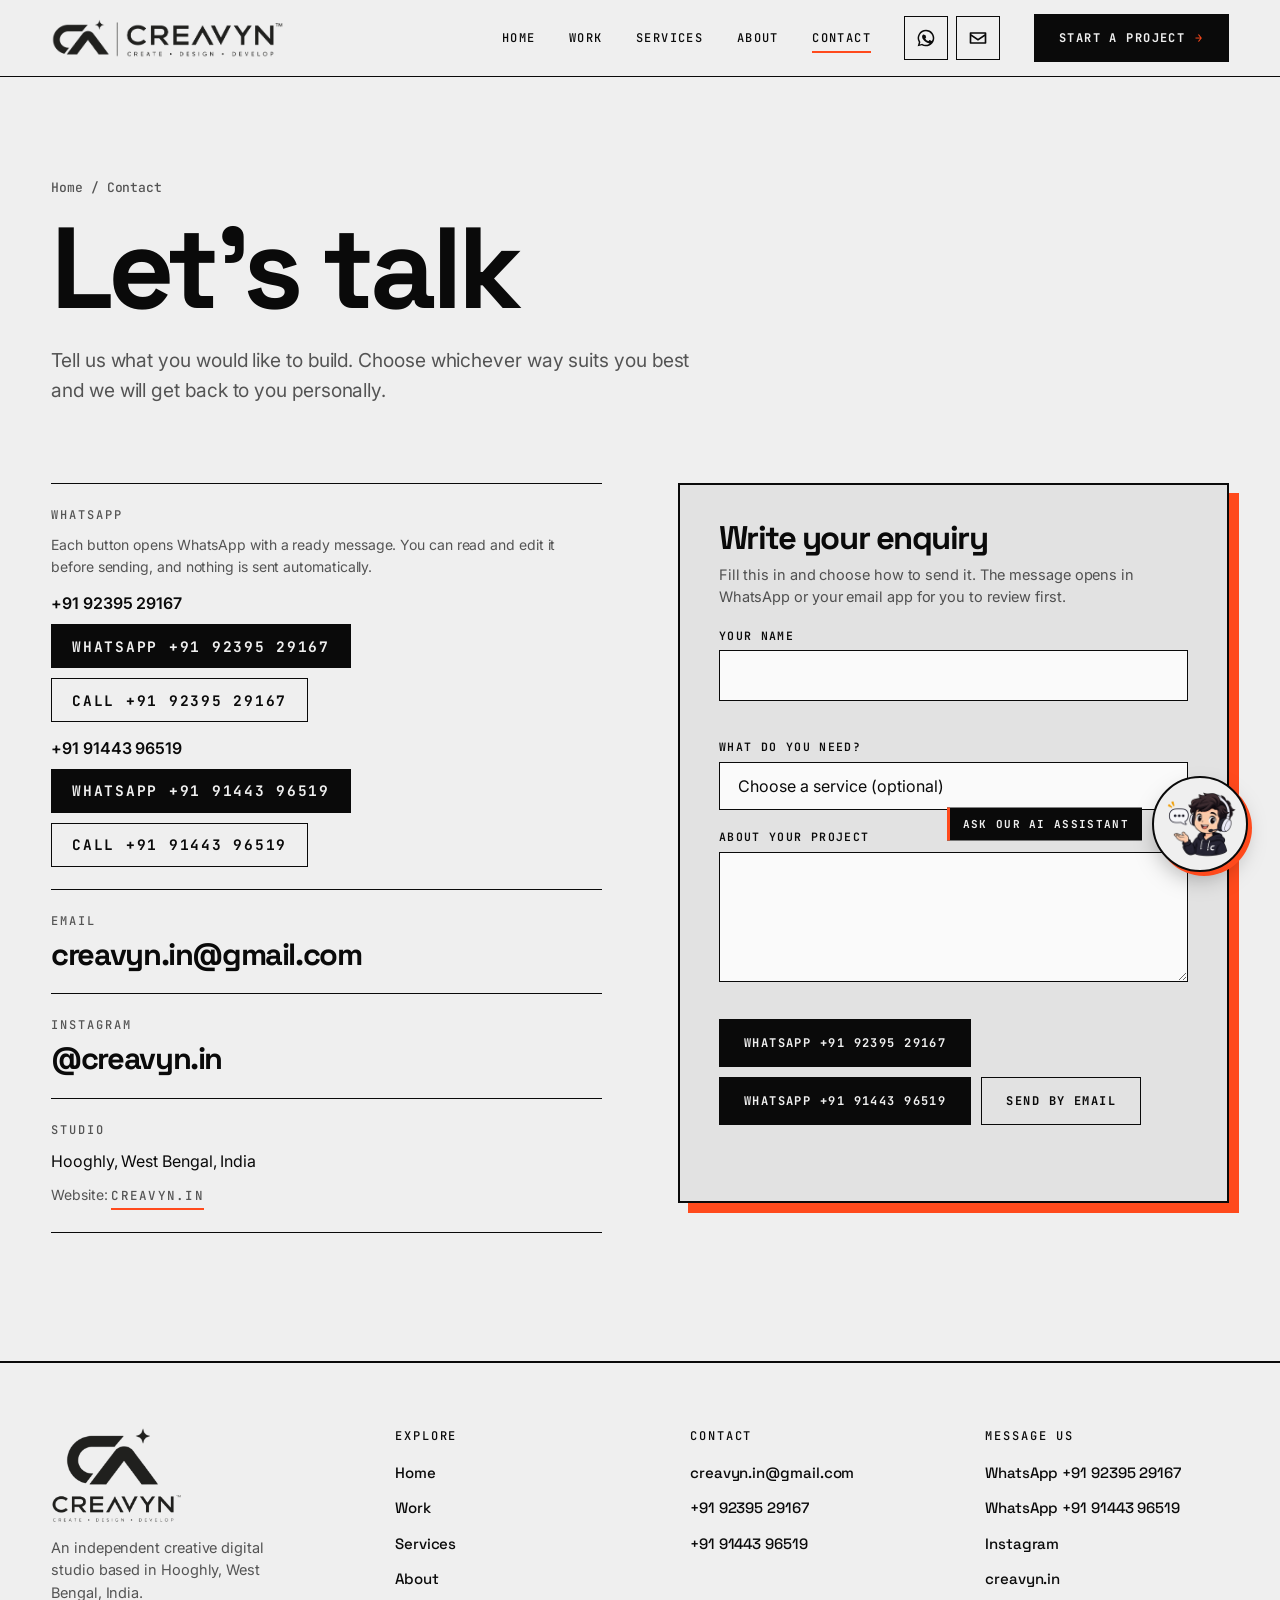
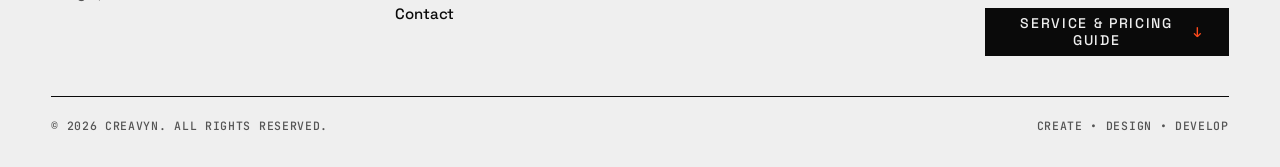
<file: contact.html>
<!DOCTYPE html>
<html lang="en" data-page="contact">
<head>
<meta charset="utf-8">
<meta name="viewport" content="width=device-width, initial-scale=1, viewport-fit=cover">
<title>Contact CREAVYN | Start a Project — Hooghly, West Bengal</title>
<meta name="description" content="Start a project with CREAVYN. Message us on WhatsApp, call, email creavyn.in@gmail.com or message us on Instagram. Based in Hooghly, West Bengal, India.">
<link rel="canonical" href="https://creavyn.in/contact">
<meta name="robots" content="index, follow, max-image-preview:large">
<meta name="theme-color" content="#F4F0E9">
<meta property="og:type" content="website">
<meta property="og:site_name" content="CREAVYN">
<meta property="og:title" content="Contact CREAVYN | Start a Project — Hooghly, West Bengal">
<meta property="og:description" content="Start a project with CREAVYN. Message us on WhatsApp, call, email creavyn.in@gmail.com or message us on Instagram. Based in Hooghly, West Bengal, India.">
<meta property="og:url" content="https://creavyn.in/contact">
<meta property="og:image" content="https://creavyn.in/og-image.png">
<meta property="og:image:width" content="1200">
<meta property="og:image:height" content="630">
<meta property="og:image:alt" content="CREAVYN — CREATE • DESIGN • DEVELOP">
<meta property="og:locale" content="en_IN">
<meta name="twitter:card" content="summary_large_image">
<meta name="twitter:title" content="Contact CREAVYN | Start a Project — Hooghly, West Bengal">
<meta name="twitter:description" content="Start a project with CREAVYN. Message us on WhatsApp, call, email creavyn.in@gmail.com or message us on Instagram. Based in Hooghly, West Bengal, India.">
<meta name="twitter:image" content="https://creavyn.in/og-image.png">
<link rel="icon" href="favicon.ico" sizes="any">
<link rel="icon" type="image/png" sizes="32x32" href="favicon-32.png">
<link rel="apple-touch-icon" href="apple-touch-icon.png">
<link rel="manifest" href="site.webmanifest">
<link rel="preconnect" href="https://fonts.googleapis.com">
<link rel="preconnect" href="https://fonts.gstatic.com" crossorigin>
<link href="https://fonts.googleapis.com/css2?family=Anton&family=Inter:wght@400;500;600&family=Instrument+Serif:ital@1&display=swap" rel="stylesheet">
<script>(function(){var d=document.documentElement;d.classList.add('js');try{var r=matchMedia('(prefers-reduced-motion:reduce)').matches;var t=+localStorage.getItem('creavyn-intro');if(d.dataset.page==='home'&&!r&&(!t||Date.now()-t>43200000))d.classList.add('intro-on')}catch(e){}})();</script>
<link rel="stylesheet" href="styles.css">
<noscript><style>.hero-top,.info,.duo,.hero-bar,.strip,.header{opacity:1!important;transform:none!important}.hero-top{transform:translateX(-50%)!important}.ch i{transform:none!important}</style></noscript>

<script type="application/ld+json">{"@context":"https://schema.org","@graph":[{"@type":["Organization","ProfessionalService"],"@id":"https://creavyn.in/#organization","name":"CREAVYN","alternateName":["Creavyn Studio","CREAVYN Creative Studio"],"url":"https://creavyn.in/","logo":"https://creavyn.in/logo-stacked.png","image":"https://creavyn.in/og-image.png","description":"CREAVYN is an independent creative digital studio offering website design, website development, UI/UX design, branding and creative digital experiences.","slogan":"CREATE • DESIGN • DEVELOP","email":"creavyn.in@gmail.com","telephone":["+919239529167","+919144396519"],"sameAs":["https://www.instagram.com/creavyn.in?rpxt=MWdrcGI1ejdleTBnZA=="],"address":{"@type":"PostalAddress","addressLocality":"Hooghly","addressRegion":"West Bengal","addressCountry":"IN"},"areaServed":{"@type":"AdministrativeArea","name":"West Bengal, India"},"founder":[{"@id":"https://creavyn.in/about#abdur-rahman-mallik"},{"@id":"https://creavyn.in/about#arpan"}]},{"@type":"WebSite","@id":"https://creavyn.in/#website","url":"https://creavyn.in/","name":"CREAVYN","publisher":{"@id":"https://creavyn.in/#organization"},"inLanguage":"en"},{"@type":"ContactPage","@id":"https://creavyn.in/contact#webpage","url":"https://creavyn.in/contact","name":"Contact CREAVYN | Start a Project — Hooghly, West Bengal","description":"Start a project with CREAVYN. Message us on WhatsApp, call, email creavyn.in@gmail.com or message us on Instagram. Based in Hooghly, West Bengal, India.","isPartOf":{"@id":"https://creavyn.in/#website"},"about":{"@id":"https://creavyn.in/#organization"},"inLanguage":"en"},{"@type":"BreadcrumbList","itemListElement":[{"@type":"ListItem","position":1,"name":"Home","item":"https://creavyn.in/"},{"@type":"ListItem","position":2,"name":"Contact","item":"https://creavyn.in/contact"}]}]}</script>
</head>
<body>
<a class="skip" href="#main">Skip to content</a>
<header class="header" id="top">
  <a class="logo" href="./" aria-label="CREAVYN home"><img src="logo-horizontal.png" alt="CREAVYN, create design develop" width="245" height="42"></a>
  <nav class="nav" id="nav" aria-label="Main">
    <a class="link" href="./">Home</a><a class="link" href="work">Work</a><a class="link" href="services">Services</a><a class="link" href="about">About</a><a class="link" href="contact" aria-current="page">Contact</a>
    <span class="nav-quick">
      <a class="icon-btn" href="https://wa.me/919239529167?text=Hi%20CREAVYN!%20I'm%20interested%20in%20discussing%20a%20project%20with%20your%20team.%20I'd%20like%20to%20know%20more%20about%20your%20services.%20Can%20we%20discuss%20my%20requirements%3F" target="_blank" rel="noopener noreferrer" aria-label="Message CREAVYN on WhatsApp (opens in a new tab)"><svg viewBox="0 0 24 24" aria-hidden="true"><path d="M12 2a10 10 0 0 0-8.6 15.1L2 22l5-1.3A10 10 0 1 0 12 2Zm0 1.8a8.2 8.2 0 1 1-4.2 15.3l-.3-.2-3 .8.8-2.9-.2-.3A8.2 8.2 0 0 1 12 3.8Zm-3 4c-.2 0-.5.1-.7.4-.3.3-1 1-1 2.4s1 2.8 1.2 3c.1.2 2 3.1 4.9 4.2 2.4.9 2.9.7 3.4.7.5-.1 1.700-.7 1.900-1.400.2-.7.2-1.200.2-1.400-.1-.1-.3-.2-.6-.3l-1.800-.9c-.2-.1-.4-.1-.6.100l-.8 1c-.1.2-.3.2-.6.1a6.700 6.700 0 0 1-3.300-2.900c-.2-.3 0-.4.200-.6l.4-.5.3-.4c.1-.2.100-.3 0-.5l-.8-2c-.2-.5-.4-.4-.6-.4Z"/></svg></a>
      <a class="icon-btn" href="mailto:creavyn.in@gmail.com" aria-label="Email CREAVYN"><svg viewBox="0 0 24 24" aria-hidden="true"><path d="M3 5h18a1 1 0 0 1 1 1v12a1 1 0 0 1-1 1H3a1 1 0 0 1-1-1V6a1 1 0 0 1 1-1Zm1 2v.5l8 5.300 8-5.300V7H4Zm16 2.900-8 5.300-8-5.300V17h16V9.900Z"/></svg></a>
    </span>
    <a class="btn solid" href="contact">Start a Project <span class="arr" aria-hidden="true">→</span></a>
    <span class="nav-contact">
      <a href="mailto:creavyn.in@gmail.com">Email</a>
      <a href="https://wa.me/919239529167?text=Hi%20CREAVYN!%20I'm%20interested%20in%20discussing%20a%20project%20with%20your%20team.%20I'd%20like%20to%20know%20more%20about%20your%20services.%20Can%20we%20discuss%20my%20requirements%3F" target="_blank" rel="noopener noreferrer">WhatsApp +91 92395 29167</a>
      <a href="https://wa.me/919144396519?text=Hi%20CREAVYN!%20I'm%20interested%20in%20discussing%20a%20project%20with%20your%20team.%20I'd%20like%20to%20know%20more%20about%20your%20services.%20Can%20we%20discuss%20my%20requirements%3F" target="_blank" rel="noopener noreferrer">WhatsApp +91 91443 96519</a>
      <a href="https://www.instagram.com/creavyn.in?rpxt=MWdrcGI1ejdleTBnZA==" target="_blank" rel="noopener noreferrer">Instagram</a>
    </span>
  </nav>
  <button class="menu-btn" id="menuBtn" type="button" aria-label="Open menu" aria-expanded="false" aria-controls="nav"><span></span><span></span></button>
</header>
<main id="main">

<section class="page-hero">
  <div class="wrap">
    <nav class="crumbs" aria-label="Breadcrumb"><a href="./">Home</a> / Contact</nav>
    <h1 data-reveal="blur">Let’s talk</h1>
    <p class="lead" data-reveal="up" style="--d:150">Tell us what you would like to build. Choose whichever way suits you best and we will get back to you personally.</p>
  </div>
</section>
<section style="padding-top:0">
  <div class="wrap contact-layout">
    <div>
      <div class="method" data-reveal="up"><h2>WhatsApp</h2>
        <p class="note">Each button opens WhatsApp with a ready message. You can read and edit it before sending, and nothing is sent automatically.</p>
        <p class="num">+91 92395 29167</p><div class="pair"><a class="btn solid" href="https://wa.me/919239529167?text=Hi%20CREAVYN!%20I'm%20interested%20in%20discussing%20a%20project%20with%20your%20team.%20I'd%20like%20to%20know%20more%20about%20your%20services.%20Can%20we%20discuss%20my%20requirements%3F" target="_blank" rel="noopener noreferrer">WhatsApp +91 92395 29167<span class="sr"> (opens in a new tab)</span></a><a class="btn ghost" href="tel:+919239529167">Call +91 92395 29167</a></div><p class="num">+91 91443 96519</p><div class="pair"><a class="btn solid" href="https://wa.me/919144396519?text=Hi%20CREAVYN!%20I'm%20interested%20in%20discussing%20a%20project%20with%20your%20team.%20I'd%20like%20to%20know%20more%20about%20your%20services.%20Can%20we%20discuss%20my%20requirements%3F" target="_blank" rel="noopener noreferrer">WhatsApp +91 91443 96519<span class="sr"> (opens in a new tab)</span></a><a class="btn ghost" href="tel:+919144396519">Call +91 91443 96519</a></div>
      </div>
      <div class="method" data-reveal="up"><h2>Email</h2><a class="big-link" href="mailto:creavyn.in@gmail.com">creavyn.in@gmail.com</a></div>
      <div class="method" data-reveal="up"><h2>Instagram</h2><a class="big-link" href="https://www.instagram.com/creavyn.in?rpxt=MWdrcGI1ejdleTBnZA==" target="_blank" rel="noopener noreferrer">@creavyn.in<span class="sr"> (opens in a new tab)</span></a></div>
      <div class="method" data-reveal="up"><h2>Studio</h2><p>Hooghly, West Bengal, India</p><p class="note">Website: <a class="text-link" href="https://creavyn.in">creavyn.in</a></p></div>
    </div>
    <form class="form" id="enquiryForm" data-reveal="up" style="--d:100" novalidate>
      <h2>Write your enquiry</h2>
      <p class="hint">Fill this in and choose how to send it. The message opens in WhatsApp or your email app for you to review first.</p>
      <div class="field"><label for="name">Your name</label><input id="name" name="name" type="text" autocomplete="name" required aria-describedby="nameErr"><span class="err" id="nameErr" role="alert"></span></div>
      <div class="field"><label for="type">What do you need?</label><select id="type" name="type"><option value="">Choose a service (optional)</option><option>Website Design</option><option>Website Development</option><option>UI/UX Design</option><option>Landing Page Design</option><option>E-commerce Website</option><option>Branding &amp; Graphic Design</option><option>Creative Digital Experience</option><option>Website Redesign</option><option>Not sure yet</option></select></div>
      <div class="field"><label for="message">About your project</label><textarea id="message" name="message" required aria-describedby="messageErr"></textarea><span class="err" id="messageErr" role="alert"></span></div>
      <div class="cta-row">
        <button type="button" class="btn solid" data-send="919239529167">WhatsApp +91 92395 29167</button><button type="button" class="btn solid" data-send="919144396519">WhatsApp +91 91443 96519</button>
        <button type="button" class="btn ghost" data-send="email">Send by email</button>
      </div>
      <p class="form-status" id="formStatus" role="status" aria-live="polite"></p>
    </form>
  </div>
</section>
<script type="application/json" id="contactCfg">{"email":"creavyn.in@gmail.com","whatsappMessage":"Hi CREAVYN! I'm interested in discussing a project with your team. I'd like to know more about your services. Can we discuss my requirements?"}</script>
</main>
<footer>
  <div class="wrap">
    <div class="foot">
      <div><img src="logo-stacked.png" alt="CREAVYN, create design develop" width="131" height="96" loading="lazy"><p class="loc">An independent creative digital studio based in Hooghly, West Bengal, India.</p></div>
      <nav aria-label="Footer"><h2>Explore</h2><ul><li><a href="./">Home</a></li><li><a href="work">Work</a></li><li><a href="services">Services</a></li><li><a href="about">About</a></li><li><a href="contact">Contact</a></li></ul></nav>
      <div><h2>Contact</h2><ul>
        <li><a href="mailto:creavyn.in@gmail.com">creavyn.in@gmail.com</a></li>
        <li><a href="tel:+919239529167">+91 92395 29167</a></li><li><a href="tel:+919144396519">+91 91443 96519</a></li>
      </ul></div>
      <div><h2>Message us</h2><ul>
        <li><a href="https://wa.me/919239529167?text=Hi%20CREAVYN!%20I'm%20interested%20in%20discussing%20a%20project%20with%20your%20team.%20I'd%20like%20to%20know%20more%20about%20your%20services.%20Can%20we%20discuss%20my%20requirements%3F" target="_blank" rel="noopener noreferrer">WhatsApp +91 92395 29167<span class="sr"> (opens in a new tab)</span></a></li><li><a href="https://wa.me/919144396519?text=Hi%20CREAVYN!%20I'm%20interested%20in%20discussing%20a%20project%20with%20your%20team.%20I'd%20like%20to%20know%20more%20about%20your%20services.%20Can%20we%20discuss%20my%20requirements%3F" target="_blank" rel="noopener noreferrer">WhatsApp +91 91443 96519<span class="sr"> (opens in a new tab)</span></a></li>
        <li><a href="https://www.instagram.com/creavyn.in?rpxt=MWdrcGI1ejdleTBnZA==" target="_blank" rel="noopener noreferrer">Instagram<span class="sr"> (opens in a new tab)</span></a></li>
        <li><a href="https://creavyn.in">creavyn.in</a></li>
        <li><a class="btn solid" href="CREAVYN_Service_Pricing_Guide.pdf" target="_blank" rel="noopener noreferrer">Service &amp; Pricing Guide <span class="arr" aria-hidden="true">↓</span><span class="sr"> (PDF, opens in a new tab)</span></a></li>
      </ul></div>
    </div>
    <div class="legal"><span>&copy; <span id="yr">2026</span> CREAVYN. All rights reserved.</span><span>CREATE • DESIGN • DEVELOP</span></div>
  </div>
</footer>

<script src="main.js" defer></script>
</body>
</html>
</file>
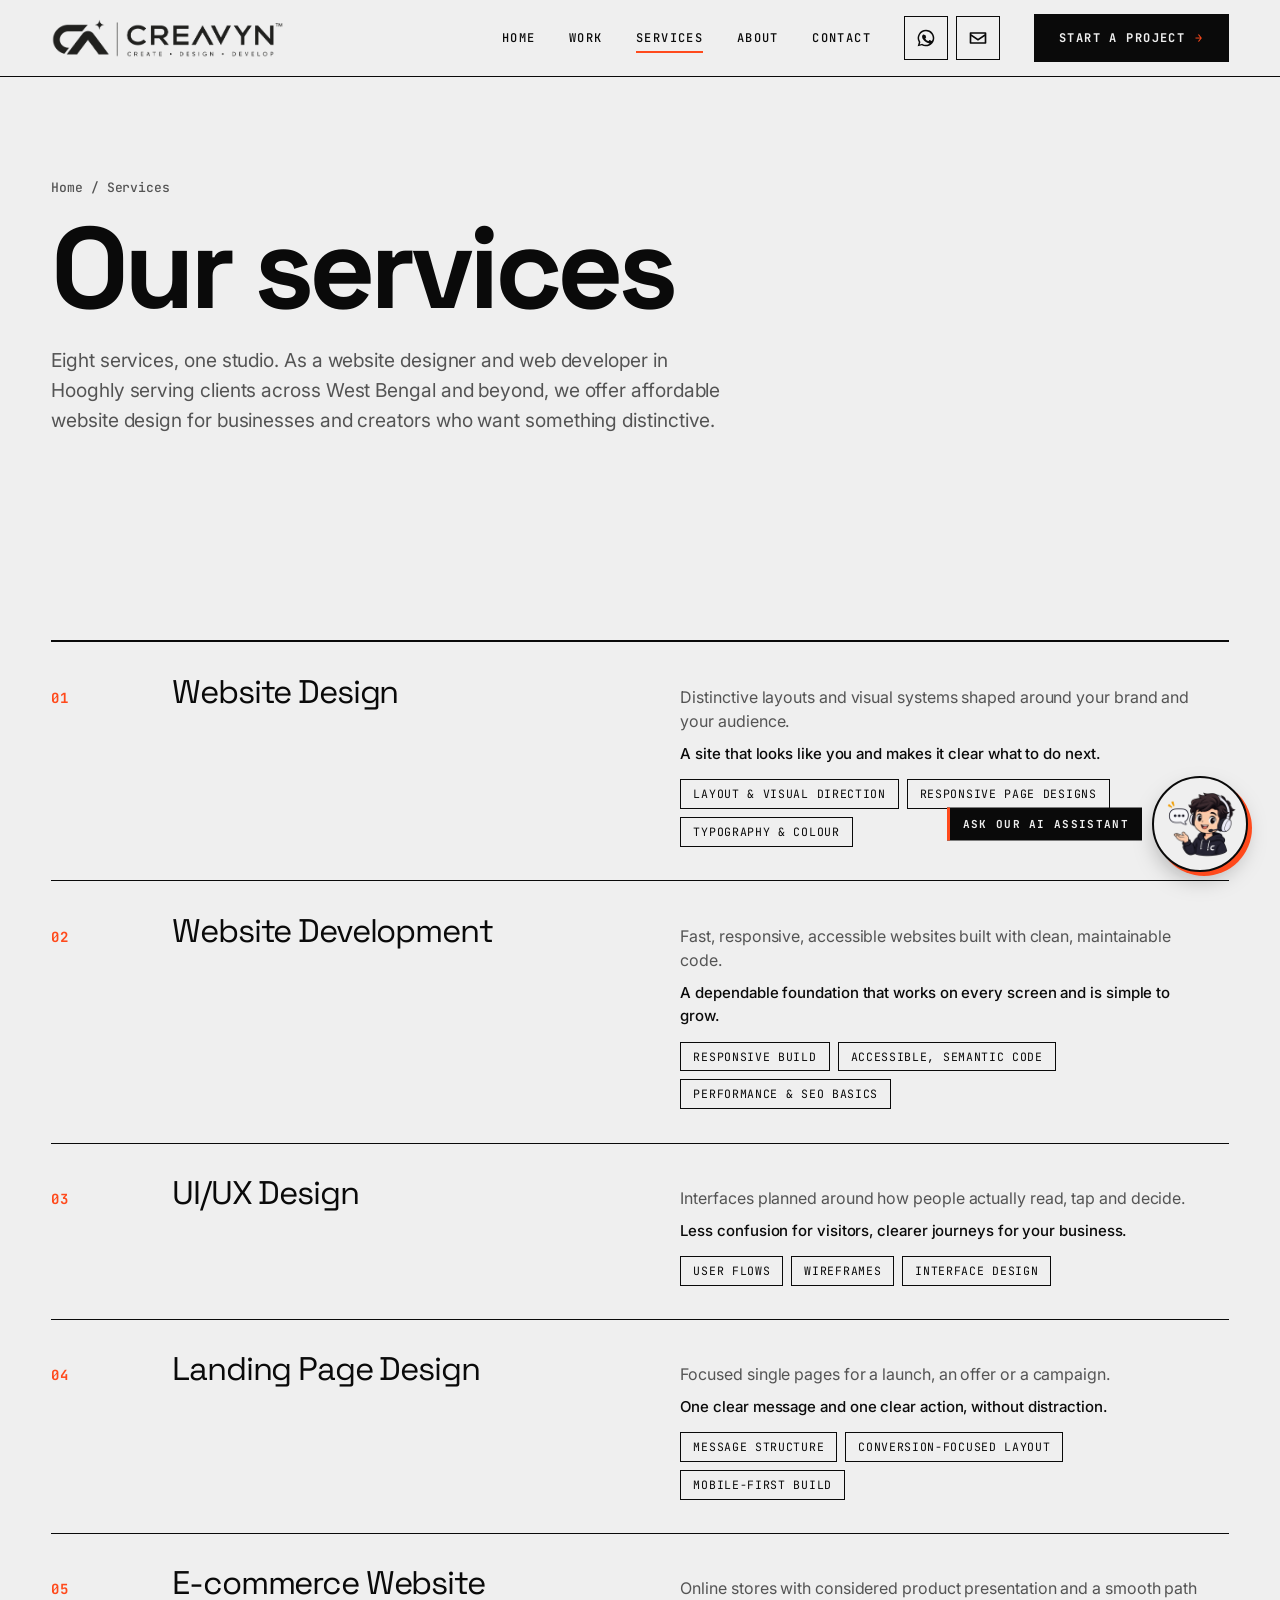
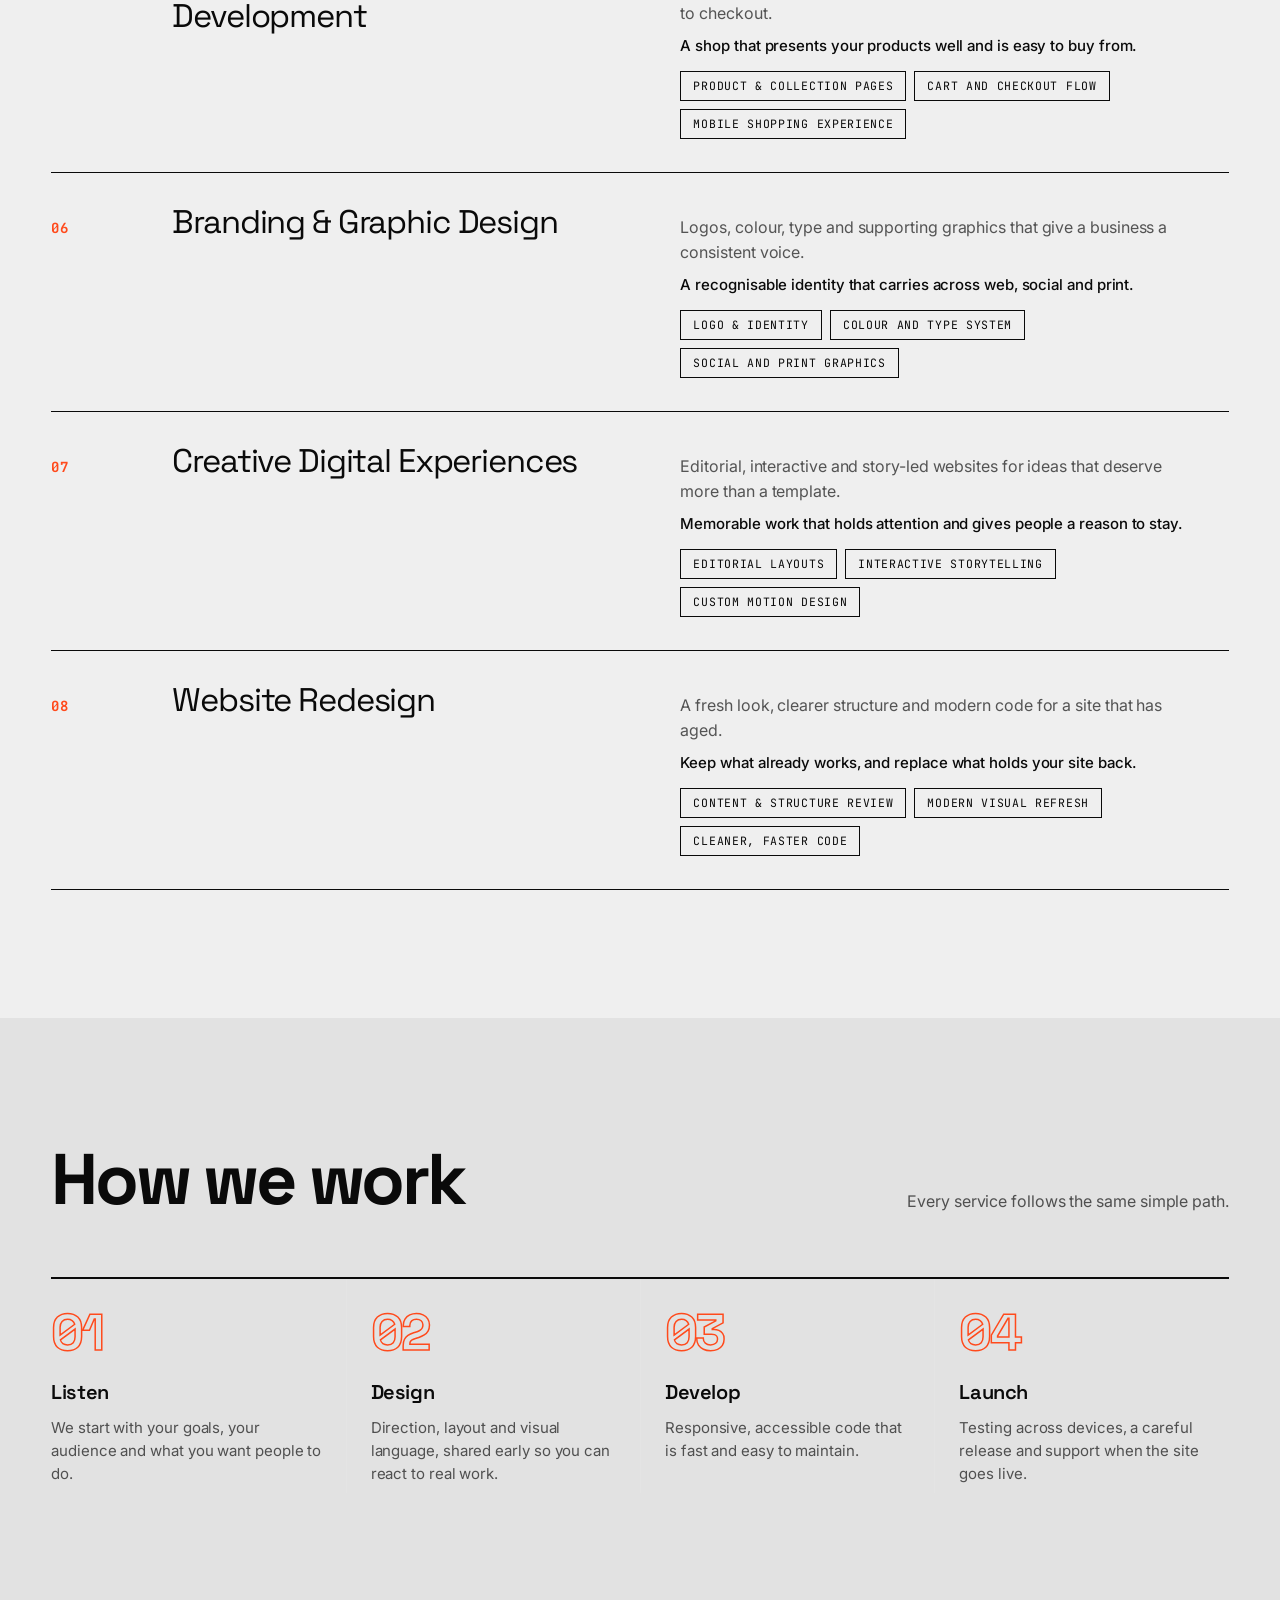
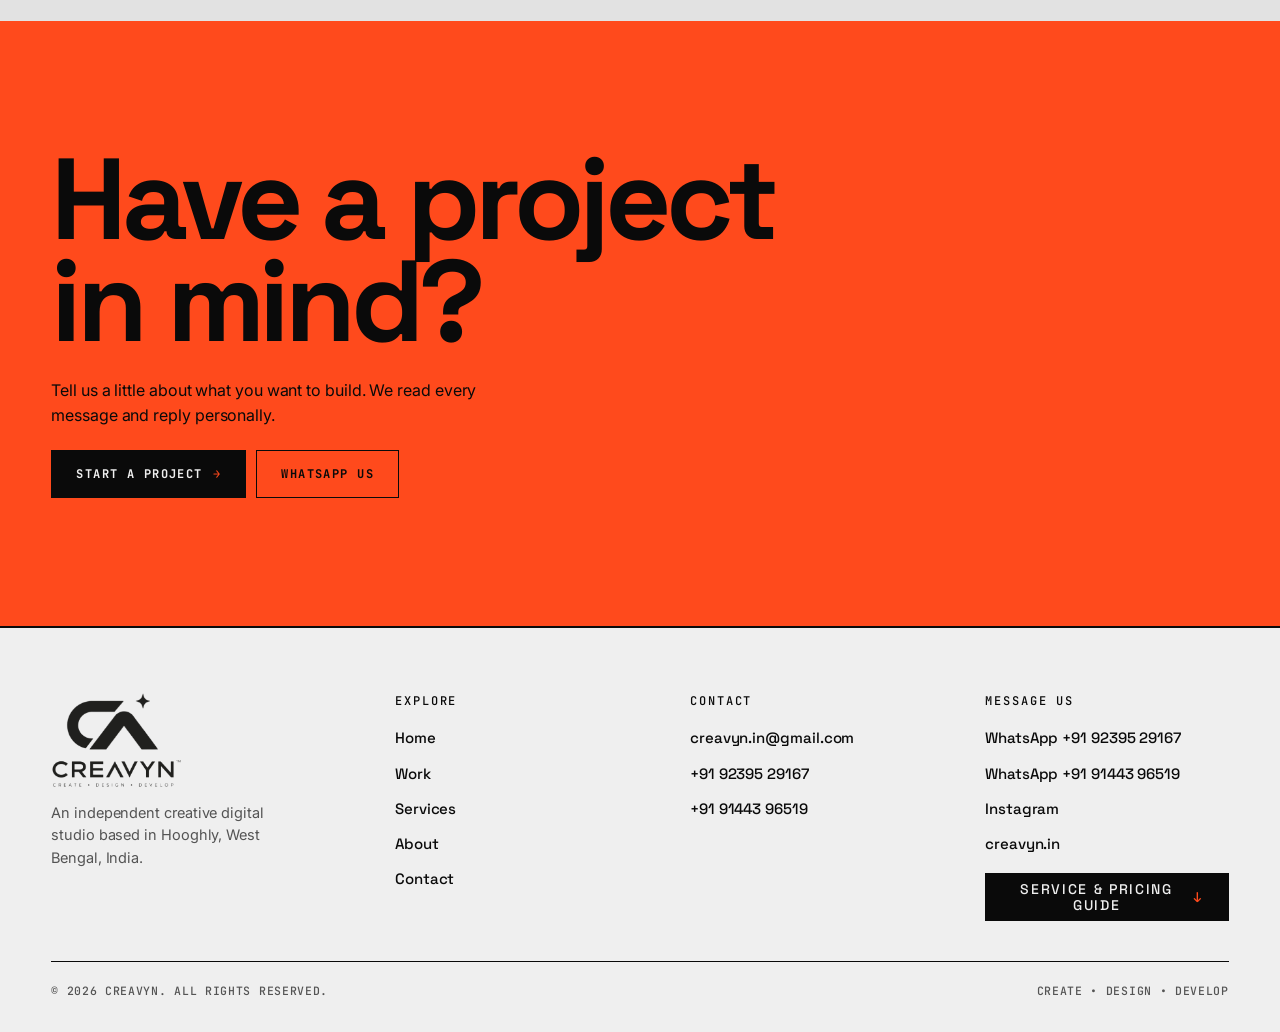
<file: services.html>
<!DOCTYPE html>
<html lang="en" data-page="services">
<head>
<meta charset="utf-8">
<meta name="viewport" content="width=device-width, initial-scale=1, viewport-fit=cover">
<title>Services | Website Design, Development &amp; UI/UX — CREAVYN</title>
<meta name="description" content="Website design, website development, UI/UX, landing pages, e-commerce, branding and website redesign from CREAVYN, a web design studio in Hooghly, West Bengal.">
<link rel="canonical" href="https://creavyn.in/services">
<meta name="robots" content="index, follow, max-image-preview:large">
<meta name="theme-color" content="#F4F0E9">
<meta property="og:type" content="website">
<meta property="og:site_name" content="CREAVYN">
<meta property="og:title" content="Services | Website Design, Development &amp; UI/UX — CREAVYN">
<meta property="og:description" content="Website design, website development, UI/UX, landing pages, e-commerce, branding and website redesign from CREAVYN, a web design studio in Hooghly, West Bengal.">
<meta property="og:url" content="https://creavyn.in/services">
<meta property="og:image" content="https://creavyn.in/og-image.png">
<meta property="og:image:width" content="1200">
<meta property="og:image:height" content="630">
<meta property="og:image:alt" content="CREAVYN — CREATE • DESIGN • DEVELOP">
<meta property="og:locale" content="en_IN">
<meta name="twitter:card" content="summary_large_image">
<meta name="twitter:title" content="Services | Website Design, Development &amp; UI/UX — CREAVYN">
<meta name="twitter:description" content="Website design, website development, UI/UX, landing pages, e-commerce, branding and website redesign from CREAVYN, a web design studio in Hooghly, West Bengal.">
<meta name="twitter:image" content="https://creavyn.in/og-image.png">
<link rel="icon" href="favicon.ico" sizes="any">
<link rel="icon" type="image/png" sizes="32x32" href="favicon-32.png">
<link rel="apple-touch-icon" href="apple-touch-icon.png">
<link rel="manifest" href="site.webmanifest">
<link rel="preconnect" href="https://fonts.googleapis.com">
<link rel="preconnect" href="https://fonts.gstatic.com" crossorigin>
<link href="https://fonts.googleapis.com/css2?family=Anton&family=Inter:wght@400;500;600&family=Instrument+Serif:ital@1&display=swap" rel="stylesheet">
<script>(function(){var d=document.documentElement;d.classList.add('js');try{var r=matchMedia('(prefers-reduced-motion:reduce)').matches;var t=+localStorage.getItem('creavyn-intro');if(d.dataset.page==='home'&&!r&&(!t||Date.now()-t>43200000))d.classList.add('intro-on')}catch(e){}})();</script>
<link rel="stylesheet" href="styles.css">
<noscript><style>.hero-top,.info,.duo,.hero-bar,.strip,.header{opacity:1!important;transform:none!important}.hero-top{transform:translateX(-50%)!important}.ch i{transform:none!important}</style></noscript>

<script type="application/ld+json">{"@context":"https://schema.org","@graph":[{"@type":["Organization","ProfessionalService"],"@id":"https://creavyn.in/#organization","name":"CREAVYN","alternateName":["Creavyn Studio","CREAVYN Creative Studio"],"url":"https://creavyn.in/","logo":"https://creavyn.in/logo-stacked.png","image":"https://creavyn.in/og-image.png","description":"CREAVYN is an independent creative digital studio offering website design, website development, UI/UX design, branding and creative digital experiences.","slogan":"CREATE • DESIGN • DEVELOP","email":"creavyn.in@gmail.com","telephone":["+919239529167","+919144396519"],"sameAs":["https://www.instagram.com/creavyn.in?rpxt=MWdrcGI1ejdleTBnZA=="],"address":{"@type":"PostalAddress","addressLocality":"Hooghly","addressRegion":"West Bengal","addressCountry":"IN"},"areaServed":{"@type":"AdministrativeArea","name":"West Bengal, India"},"founder":[{"@id":"https://creavyn.in/about#abdur-rahman-mallik"},{"@id":"https://creavyn.in/about#arpan"}]},{"@type":"WebSite","@id":"https://creavyn.in/#website","url":"https://creavyn.in/","name":"CREAVYN","publisher":{"@id":"https://creavyn.in/#organization"},"inLanguage":"en"},{"@type":"CollectionPage","@id":"https://creavyn.in/services#webpage","url":"https://creavyn.in/services","name":"Services | Website Design, Development & UI/UX — CREAVYN","description":"Website design, website development, UI/UX, landing pages, e-commerce, branding and website redesign from CREAVYN, a web design studio in Hooghly, West Bengal.","isPartOf":{"@id":"https://creavyn.in/#website"},"about":{"@id":"https://creavyn.in/#organization"},"inLanguage":"en"},{"@type":"BreadcrumbList","itemListElement":[{"@type":"ListItem","position":1,"name":"Home","item":"https://creavyn.in/"},{"@type":"ListItem","position":2,"name":"Services","item":"https://creavyn.in/services"}]},{"@type":"Service","@id":"https://creavyn.in/services#website-design","name":"Website Design","description":"Distinctive layouts and visual systems shaped around your brand and your audience. A site that looks like you and makes it clear what to do next.","provider":{"@id":"https://creavyn.in/#organization"},"areaServed":{"@type":"AdministrativeArea","name":"West Bengal, India"},"url":"https://creavyn.in/services#website-design"},{"@type":"Service","@id":"https://creavyn.in/services#website-development","name":"Website Development","description":"Fast, responsive, accessible websites built with clean, maintainable code. A dependable foundation that works on every screen and is simple to grow.","provider":{"@id":"https://creavyn.in/#organization"},"areaServed":{"@type":"AdministrativeArea","name":"West Bengal, India"},"url":"https://creavyn.in/services#website-development"},{"@type":"Service","@id":"https://creavyn.in/services#ui-ux-design","name":"UI/UX Design","description":"Interfaces planned around how people actually read, tap and decide. Less confusion for visitors, clearer journeys for your business.","provider":{"@id":"https://creavyn.in/#organization"},"areaServed":{"@type":"AdministrativeArea","name":"West Bengal, India"},"url":"https://creavyn.in/services#ui-ux-design"},{"@type":"Service","@id":"https://creavyn.in/services#landing-page-design","name":"Landing Page Design","description":"Focused single pages for a launch, an offer or a campaign. One clear message and one clear action, without distraction.","provider":{"@id":"https://creavyn.in/#organization"},"areaServed":{"@type":"AdministrativeArea","name":"West Bengal, India"},"url":"https://creavyn.in/services#landing-page-design"},{"@type":"Service","@id":"https://creavyn.in/services#ecommerce-website-development","name":"E-commerce Website Development","description":"Online stores with considered product presentation and a smooth path to checkout. A shop that presents your products well and is easy to buy from.","provider":{"@id":"https://creavyn.in/#organization"},"areaServed":{"@type":"AdministrativeArea","name":"West Bengal, India"},"url":"https://creavyn.in/services#ecommerce-website-development"},{"@type":"Service","@id":"https://creavyn.in/services#branding-graphic-design","name":"Branding & Graphic Design","description":"Logos, colour, type and supporting graphics that give a business a consistent voice. A recognisable identity that carries across web, social and print.","provider":{"@id":"https://creavyn.in/#organization"},"areaServed":{"@type":"AdministrativeArea","name":"West Bengal, India"},"url":"https://creavyn.in/services#branding-graphic-design"},{"@type":"Service","@id":"https://creavyn.in/services#creative-digital-experiences","name":"Creative Digital Experiences","description":"Editorial, interactive and story-led websites for ideas that deserve more than a template. Memorable work that holds attention and gives people a reason to stay.","provider":{"@id":"https://creavyn.in/#organization"},"areaServed":{"@type":"AdministrativeArea","name":"West Bengal, India"},"url":"https://creavyn.in/services#creative-digital-experiences"},{"@type":"Service","@id":"https://creavyn.in/services#website-redesign","name":"Website Redesign","description":"A fresh look, clearer structure and modern code for a site that has aged. Keep what already works, and replace what holds your site back.","provider":{"@id":"https://creavyn.in/#organization"},"areaServed":{"@type":"AdministrativeArea","name":"West Bengal, India"},"url":"https://creavyn.in/services#website-redesign"}]}</script>
</head>
<body>
<a class="skip" href="#main">Skip to content</a>
<header class="header" id="top">
  <a class="logo" href="./" aria-label="CREAVYN home"><img src="logo-horizontal.png" alt="CREAVYN, create design develop" width="245" height="42"></a>
  <nav class="nav" id="nav" aria-label="Main">
    <a class="link" href="./">Home</a><a class="link" href="work">Work</a><a class="link" href="services" aria-current="page">Services</a><a class="link" href="about">About</a><a class="link" href="contact">Contact</a>
    <span class="nav-quick">
      <a class="icon-btn" href="https://wa.me/919239529167?text=Hi%20CREAVYN!%20I'm%20interested%20in%20discussing%20a%20project%20with%20your%20team.%20I'd%20like%20to%20know%20more%20about%20your%20services.%20Can%20we%20discuss%20my%20requirements%3F" target="_blank" rel="noopener noreferrer" aria-label="Message CREAVYN on WhatsApp (opens in a new tab)"><svg viewBox="0 0 24 24" aria-hidden="true"><path d="M12 2a10 10 0 0 0-8.6 15.1L2 22l5-1.3A10 10 0 1 0 12 2Zm0 1.8a8.2 8.2 0 1 1-4.2 15.3l-.3-.2-3 .8.8-2.9-.2-.3A8.2 8.2 0 0 1 12 3.8Zm-3 4c-.2 0-.5.1-.7.4-.3.3-1 1-1 2.4s1 2.8 1.2 3c.1.2 2 3.1 4.9 4.2 2.4.9 2.9.7 3.4.7.5-.1 1.700-.7 1.900-1.400.2-.7.2-1.200.2-1.400-.1-.1-.3-.2-.6-.3l-1.800-.9c-.2-.1-.4-.1-.6.100l-.8 1c-.1.2-.3.2-.6.1a6.700 6.700 0 0 1-3.300-2.900c-.2-.3 0-.4.200-.6l.4-.5.3-.4c.1-.2.100-.3 0-.5l-.8-2c-.2-.5-.4-.4-.6-.4Z"/></svg></a>
      <a class="icon-btn" href="mailto:creavyn.in@gmail.com" aria-label="Email CREAVYN"><svg viewBox="0 0 24 24" aria-hidden="true"><path d="M3 5h18a1 1 0 0 1 1 1v12a1 1 0 0 1-1 1H3a1 1 0 0 1-1-1V6a1 1 0 0 1 1-1Zm1 2v.5l8 5.300 8-5.300V7H4Zm16 2.900-8 5.300-8-5.300V17h16V9.900Z"/></svg></a>
    </span>
    <a class="btn solid" href="contact">Start a Project <span class="arr" aria-hidden="true">→</span></a>
    <span class="nav-contact">
      <a href="mailto:creavyn.in@gmail.com">Email</a>
      <a href="https://wa.me/919239529167?text=Hi%20CREAVYN!%20I'm%20interested%20in%20discussing%20a%20project%20with%20your%20team.%20I'd%20like%20to%20know%20more%20about%20your%20services.%20Can%20we%20discuss%20my%20requirements%3F" target="_blank" rel="noopener noreferrer">WhatsApp +91 92395 29167</a>
      <a href="https://wa.me/919144396519?text=Hi%20CREAVYN!%20I'm%20interested%20in%20discussing%20a%20project%20with%20your%20team.%20I'd%20like%20to%20know%20more%20about%20your%20services.%20Can%20we%20discuss%20my%20requirements%3F" target="_blank" rel="noopener noreferrer">WhatsApp +91 91443 96519</a>
      <a href="https://www.instagram.com/creavyn.in?rpxt=MWdrcGI1ejdleTBnZA==" target="_blank" rel="noopener noreferrer">Instagram</a>
    </span>
  </nav>
  <button class="menu-btn" id="menuBtn" type="button" aria-label="Open menu" aria-expanded="false" aria-controls="nav"><span></span><span></span></button>
</header>
<main id="main">

<section class="page-hero">
  <div class="wrap">
    <nav class="crumbs" aria-label="Breadcrumb"><a href="./">Home</a> / Services</nav>
    <h1 data-reveal="blur">Our services</h1>
    <p class="lead" data-reveal="up" style="--d:150">Eight services, one studio. As a website designer and web developer in Hooghly serving clients across West Bengal and beyond, we offer affordable website design for businesses and creators who want something distinctive.</p>
  </div>
</section>
<section aria-label="All services">
  <div class="wrap">
    <div class="rows">
      <article class="row" id="website-design" data-reveal="left"><span class="row-n">01</span><h2 style="font-family:var(--display);font-weight:400;font-size:clamp(28px,3.2vw,48px);line-height:1">Website Design</h2><div><p>Distinctive layouts and visual systems shaped around your brand and your audience.</p><p class="value">A site that looks like you and makes it clear what to do next.</p><ul><li>Layout &amp; visual direction</li><li>Responsive page designs</li><li>Typography &amp; colour</li></ul></div></article><article class="row" id="website-development" data-reveal="right"><span class="row-n">02</span><h2 style="font-family:var(--display);font-weight:400;font-size:clamp(28px,3.2vw,48px);line-height:1">Website Development</h2><div><p>Fast, responsive, accessible websites built with clean, maintainable code.</p><p class="value">A dependable foundation that works on every screen and is simple to grow.</p><ul><li>Responsive build</li><li>Accessible, semantic code</li><li>Performance &amp; SEO basics</li></ul></div></article><article class="row" id="ui-ux-design" data-reveal="left"><span class="row-n">03</span><h2 style="font-family:var(--display);font-weight:400;font-size:clamp(28px,3.2vw,48px);line-height:1">UI/UX Design</h2><div><p>Interfaces planned around how people actually read, tap and decide.</p><p class="value">Less confusion for visitors, clearer journeys for your business.</p><ul><li>User flows</li><li>Wireframes</li><li>Interface design</li></ul></div></article><article class="row" id="landing-page-design" data-reveal="right"><span class="row-n">04</span><h2 style="font-family:var(--display);font-weight:400;font-size:clamp(28px,3.2vw,48px);line-height:1">Landing Page Design</h2><div><p>Focused single pages for a launch, an offer or a campaign.</p><p class="value">One clear message and one clear action, without distraction.</p><ul><li>Message structure</li><li>Conversion-focused layout</li><li>Mobile-first build</li></ul></div></article><article class="row" id="ecommerce-website-development" data-reveal="left"><span class="row-n">05</span><h2 style="font-family:var(--display);font-weight:400;font-size:clamp(28px,3.2vw,48px);line-height:1">E-commerce Website Development</h2><div><p>Online stores with considered product presentation and a smooth path to checkout.</p><p class="value">A shop that presents your products well and is easy to buy from.</p><ul><li>Product &amp; collection pages</li><li>Cart and checkout flow</li><li>Mobile shopping experience</li></ul></div></article><article class="row" id="branding-graphic-design" data-reveal="right"><span class="row-n">06</span><h2 style="font-family:var(--display);font-weight:400;font-size:clamp(28px,3.2vw,48px);line-height:1">Branding &amp; Graphic Design</h2><div><p>Logos, colour, type and supporting graphics that give a business a consistent voice.</p><p class="value">A recognisable identity that carries across web, social and print.</p><ul><li>Logo &amp; identity</li><li>Colour and type system</li><li>Social and print graphics</li></ul></div></article><article class="row" id="creative-digital-experiences" data-reveal="left"><span class="row-n">07</span><h2 style="font-family:var(--display);font-weight:400;font-size:clamp(28px,3.2vw,48px);line-height:1">Creative Digital Experiences</h2><div><p>Editorial, interactive and story-led websites for ideas that deserve more than a template.</p><p class="value">Memorable work that holds attention and gives people a reason to stay.</p><ul><li>Editorial layouts</li><li>Interactive storytelling</li><li>Custom motion design</li></ul></div></article><article class="row" id="website-redesign" data-reveal="right"><span class="row-n">08</span><h2 style="font-family:var(--display);font-weight:400;font-size:clamp(28px,3.2vw,48px);line-height:1">Website Redesign</h2><div><p>A fresh look, clearer structure and modern code for a site that has aged.</p><p class="value">Keep what already works, and replace what holds your site back.</p><ul><li>Content &amp; structure review</li><li>Modern visual refresh</li><li>Cleaner, faster code</li></ul></div></article>
    </div>
  </div>
</section>
<section class="alt" aria-labelledby="process-h">
  <div class="wrap">
    <div class="sec-head"><h2 id="process-h" data-reveal="left">How we work</h2><p data-reveal="right">Every service follows the same simple path.</p></div>
    <ol class="steps" style="border-top-color:var(--charcoal)">
      <li class="step" style="color:var(--charcoal);--d:0" data-reveal="up"><div class="step-n">01</div><h3>Listen</h3><p style="color:var(--ink-soft)">We start with your goals, your audience and what you want people to do.</p></li><li class="step" style="color:var(--charcoal);--d:90" data-reveal="up"><div class="step-n">02</div><h3>Design</h3><p style="color:var(--ink-soft)">Direction, layout and visual language, shared early so you can react to real work.</p></li><li class="step" style="color:var(--charcoal);--d:180" data-reveal="up"><div class="step-n">03</div><h3>Develop</h3><p style="color:var(--ink-soft)">Responsive, accessible code that is fast and easy to maintain.</p></li><li class="step" style="color:var(--charcoal);--d:270" data-reveal="up"><div class="step-n">04</div><h3>Launch</h3><p style="color:var(--ink-soft)">Testing across devices, a careful release and support when the site goes live.</p></li>
    </ol>
  </div>
</section>
<section class="dark contact-band" id="contact-preview" aria-labelledby="cta-h">
  <div class="wrap">
    <h2 id="cta-h" data-reveal="blur">Have a project in mind?</h2>
    <p class="lead" data-reveal="up" style="--d:120">Tell us a little about what you want to build. We read every message and reply personally.</p>
    <div class="cta-row" data-reveal="up" style="--d:200">
      <a class="btn solid" href="contact">Start a Project <span class="arr" aria-hidden="true">→</span></a>
      <a class="btn ghost" href="https://wa.me/919239529167?text=Hi%20CREAVYN!%20I'm%20interested%20in%20discussing%20a%20project%20with%20your%20team.%20I'd%20like%20to%20know%20more%20about%20your%20services.%20Can%20we%20discuss%20my%20requirements%3F" target="_blank" rel="noopener noreferrer">WhatsApp us<span class="sr"> (opens in a new tab)</span></a>
    </div>
    
  </div>
</section>
</main>
<footer>
  <div class="wrap">
    <div class="foot">
      <div><img src="logo-stacked.png" alt="CREAVYN, create design develop" width="131" height="96" loading="lazy"><p class="loc">An independent creative digital studio based in Hooghly, West Bengal, India.</p></div>
      <nav aria-label="Footer"><h2>Explore</h2><ul><li><a href="./">Home</a></li><li><a href="work">Work</a></li><li><a href="services">Services</a></li><li><a href="about">About</a></li><li><a href="contact">Contact</a></li></ul></nav>
      <div><h2>Contact</h2><ul>
        <li><a href="mailto:creavyn.in@gmail.com">creavyn.in@gmail.com</a></li>
        <li><a href="tel:+919239529167">+91 92395 29167</a></li><li><a href="tel:+919144396519">+91 91443 96519</a></li>
      </ul></div>
      <div><h2>Message us</h2><ul>
        <li><a href="https://wa.me/919239529167?text=Hi%20CREAVYN!%20I'm%20interested%20in%20discussing%20a%20project%20with%20your%20team.%20I'd%20like%20to%20know%20more%20about%20your%20services.%20Can%20we%20discuss%20my%20requirements%3F" target="_blank" rel="noopener noreferrer">WhatsApp +91 92395 29167<span class="sr"> (opens in a new tab)</span></a></li><li><a href="https://wa.me/919144396519?text=Hi%20CREAVYN!%20I'm%20interested%20in%20discussing%20a%20project%20with%20your%20team.%20I'd%20like%20to%20know%20more%20about%20your%20services.%20Can%20we%20discuss%20my%20requirements%3F" target="_blank" rel="noopener noreferrer">WhatsApp +91 91443 96519<span class="sr"> (opens in a new tab)</span></a></li>
        <li><a href="https://www.instagram.com/creavyn.in?rpxt=MWdrcGI1ejdleTBnZA==" target="_blank" rel="noopener noreferrer">Instagram<span class="sr"> (opens in a new tab)</span></a></li>
        <li><a href="https://creavyn.in">creavyn.in</a></li>
        <li><a class="btn solid" href="CREAVYN_Service_Pricing_Guide.pdf" target="_blank" rel="noopener noreferrer">Service &amp; Pricing Guide <span class="arr" aria-hidden="true">↓</span><span class="sr"> (PDF, opens in a new tab)</span></a></li>
      </ul></div>
    </div>
    <div class="legal"><span>&copy; <span id="yr">2026</span> CREAVYN. All rights reserved.</span><span>CREATE • DESIGN • DEVELOP</span></div>
  </div>
</footer>

<script src="main.js" defer></script>
</body>
</html>
</file>
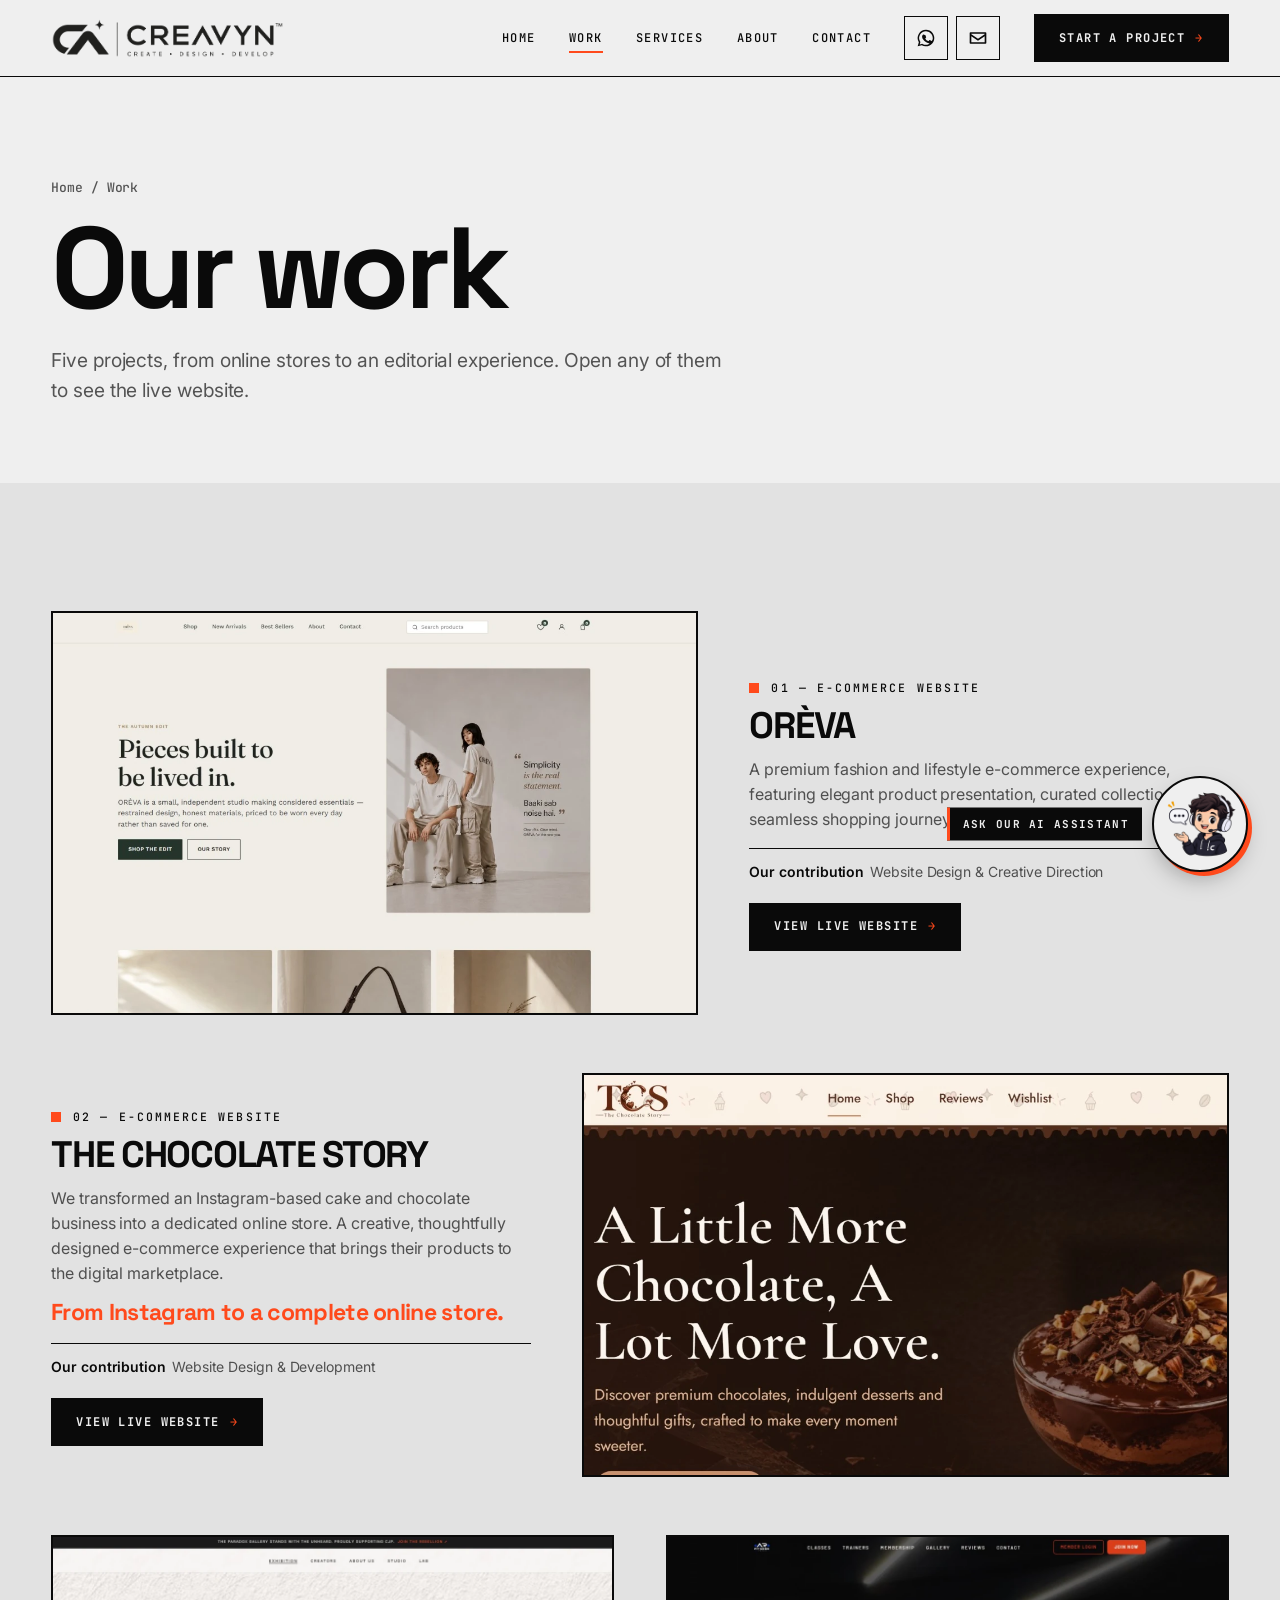
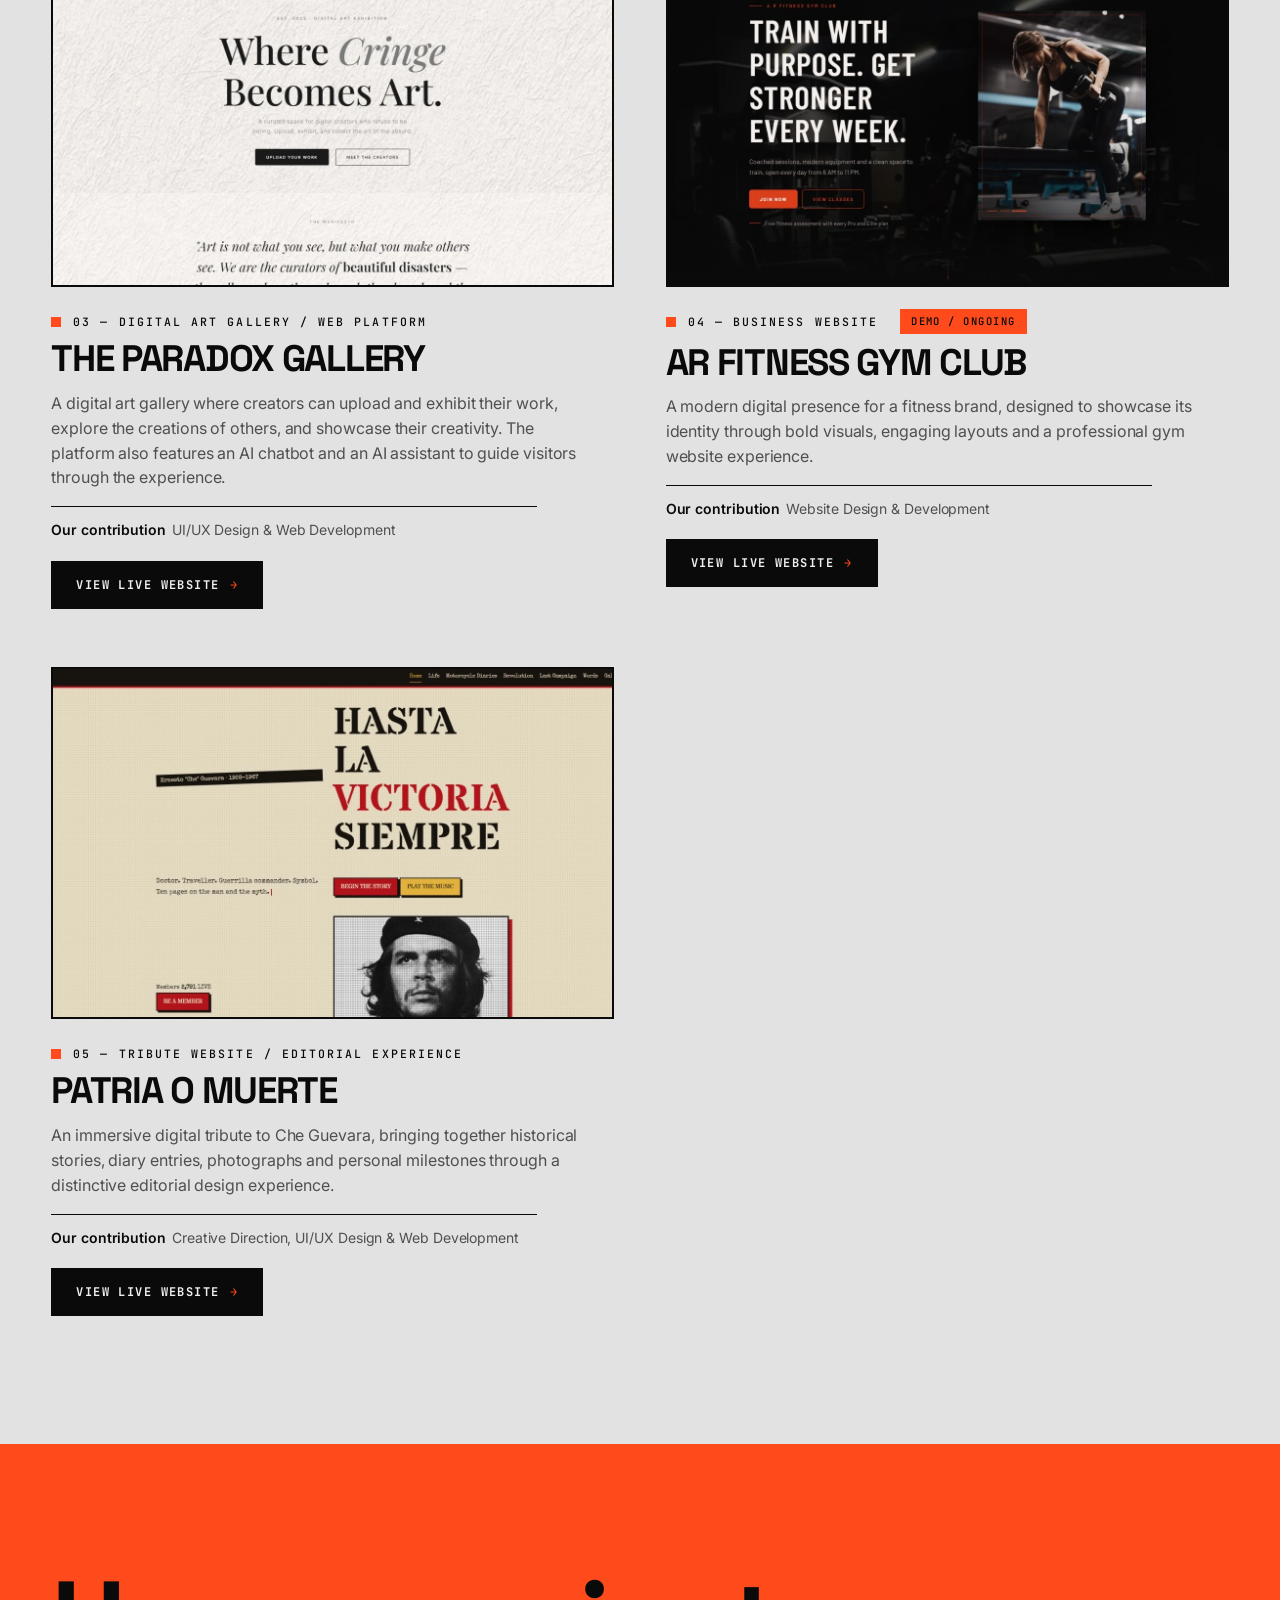
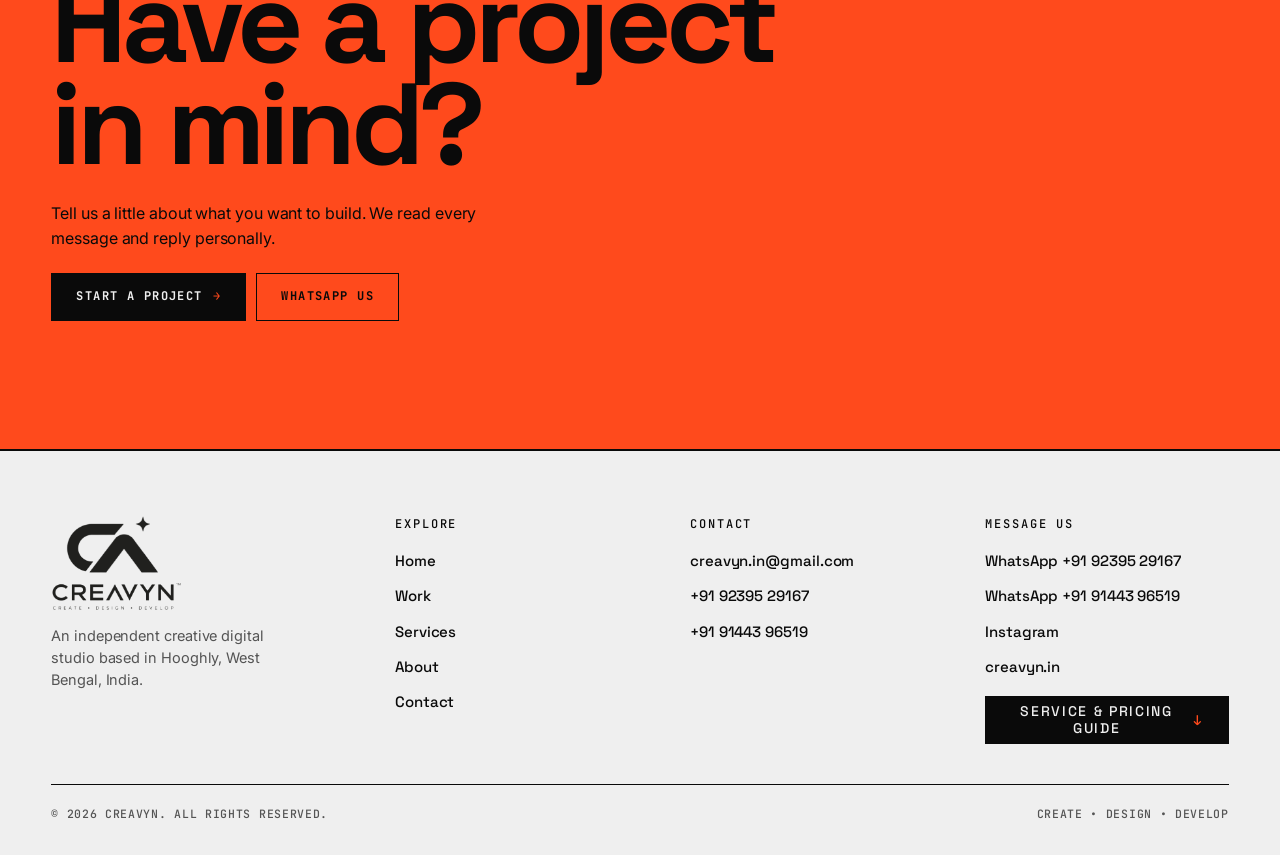
<file: work.html>
<!DOCTYPE html>
<html lang="en" data-page="work">
<head>
<meta charset="utf-8">
<meta name="viewport" content="width=device-width, initial-scale=1, viewport-fit=cover">
<title>Our Work | Websites &amp; Digital Experiences — CREAVYN</title>
<meta name="description" content="Selected CREAVYN projects: e-commerce stores, a web application, a demo business website and an editorial tribute site, each with a live link.">
<link rel="canonical" href="https://creavyn.in/work">
<meta name="robots" content="index, follow, max-image-preview:large">
<meta name="theme-color" content="#F4F0E9">
<meta property="og:type" content="website">
<meta property="og:site_name" content="CREAVYN">
<meta property="og:title" content="Our Work | Websites &amp; Digital Experiences — CREAVYN">
<meta property="og:description" content="Selected CREAVYN projects: e-commerce stores, a web application, a demo business website and an editorial tribute site, each with a live link.">
<meta property="og:url" content="https://creavyn.in/work">
<meta property="og:image" content="https://creavyn.in/og-image.png">
<meta property="og:image:width" content="1200">
<meta property="og:image:height" content="630">
<meta property="og:image:alt" content="CREAVYN — CREATE • DESIGN • DEVELOP">
<meta property="og:locale" content="en_IN">
<meta name="twitter:card" content="summary_large_image">
<meta name="twitter:title" content="Our Work | Websites &amp; Digital Experiences — CREAVYN">
<meta name="twitter:description" content="Selected CREAVYN projects: e-commerce stores, a web application, a demo business website and an editorial tribute site, each with a live link.">
<meta name="twitter:image" content="https://creavyn.in/og-image.png">
<link rel="icon" href="favicon.ico" sizes="any">
<link rel="icon" type="image/png" sizes="32x32" href="favicon-32.png">
<link rel="apple-touch-icon" href="apple-touch-icon.png">
<link rel="manifest" href="site.webmanifest">
<link rel="preconnect" href="https://fonts.googleapis.com">
<link rel="preconnect" href="https://fonts.gstatic.com" crossorigin>
<link href="https://fonts.googleapis.com/css2?family=Anton&family=Inter:wght@400;500;600&family=Instrument+Serif:ital@1&display=swap" rel="stylesheet">
<script>(function(){var d=document.documentElement;d.classList.add('js');try{var r=matchMedia('(prefers-reduced-motion:reduce)').matches;var t=+localStorage.getItem('creavyn-intro');if(d.dataset.page==='home'&&!r&&(!t||Date.now()-t>43200000))d.classList.add('intro-on')}catch(e){}})();</script>
<link rel="stylesheet" href="styles.css">
<noscript><style>.hero-top,.info,.duo,.hero-bar,.strip,.header{opacity:1!important;transform:none!important}.hero-top{transform:translateX(-50%)!important}.ch i{transform:none!important}</style></noscript>

<script type="application/ld+json">{"@context":"https://schema.org","@graph":[{"@type":["Organization","ProfessionalService"],"@id":"https://creavyn.in/#organization","name":"CREAVYN","alternateName":["Creavyn Studio","CREAVYN Creative Studio"],"url":"https://creavyn.in/","logo":"https://creavyn.in/logo-stacked.png","image":"https://creavyn.in/og-image.png","description":"CREAVYN is an independent creative digital studio offering website design, website development, UI/UX design, branding and creative digital experiences.","slogan":"CREATE • DESIGN • DEVELOP","email":"creavyn.in@gmail.com","telephone":["+919239529167","+919144396519"],"sameAs":["https://www.instagram.com/creavyn.in?rpxt=MWdrcGI1ejdleTBnZA=="],"address":{"@type":"PostalAddress","addressLocality":"Hooghly","addressRegion":"West Bengal","addressCountry":"IN"},"areaServed":{"@type":"AdministrativeArea","name":"West Bengal, India"},"founder":[{"@id":"https://creavyn.in/about#abdur-rahman-mallik"},{"@id":"https://creavyn.in/about#arpan"}]},{"@type":"WebSite","@id":"https://creavyn.in/#website","url":"https://creavyn.in/","name":"CREAVYN","publisher":{"@id":"https://creavyn.in/#organization"},"inLanguage":"en"},{"@type":"CollectionPage","@id":"https://creavyn.in/work#webpage","url":"https://creavyn.in/work","name":"Our Work | Websites & Digital Experiences — CREAVYN","description":"Selected CREAVYN projects: e-commerce stores, a web application, a demo business website and an editorial tribute site, each with a live link.","isPartOf":{"@id":"https://creavyn.in/#website"},"about":{"@id":"https://creavyn.in/#organization"},"inLanguage":"en"},{"@type":"BreadcrumbList","itemListElement":[{"@type":"ListItem","position":1,"name":"Home","item":"https://creavyn.in/"},{"@type":"ListItem","position":2,"name":"Work","item":"https://creavyn.in/work"}]},{"@type":"ItemList","name":"CREAVYN projects","itemListElement":[{"@type":"ListItem","position":1,"name":"ORÈVA","url":"https://orevastore.in"},{"@type":"ListItem","position":2,"name":"THE CHOCOLATE STORY","url":"https://thechocolatestory.in"},{"@type":"ListItem","position":3,"name":"THE PARADOX GALLERY","url":"https://mallikabdurrahman37-hash.github.io/The-paradox-Gallery-/index.html"},{"@type":"ListItem","position":4,"name":"AR FITNESS GYM CLUB","url":"https://thechocolatestoryind-cell.github.io/A.r-gym-Dummy/"},{"@type":"ListItem","position":5,"name":"PATRIA O MUERTE","url":"https://elcomandanteabdur-commits.github.io/patria.o.muerte/index.html"}]}]}</script>
</head>
<body>
<a class="skip" href="#main">Skip to content</a>
<header class="header" id="top">
  <a class="logo" href="./" aria-label="CREAVYN home"><img src="logo-horizontal.png" alt="CREAVYN, create design develop" width="245" height="42"></a>
  <nav class="nav" id="nav" aria-label="Main">
    <a class="link" href="./">Home</a><a class="link" href="work" aria-current="page">Work</a><a class="link" href="services">Services</a><a class="link" href="about">About</a><a class="link" href="contact">Contact</a>
    <span class="nav-quick">
      <a class="icon-btn" href="https://wa.me/919239529167?text=Hi%20CREAVYN!%20I'm%20interested%20in%20discussing%20a%20project%20with%20your%20team.%20I'd%20like%20to%20know%20more%20about%20your%20services.%20Can%20we%20discuss%20my%20requirements%3F" target="_blank" rel="noopener noreferrer" aria-label="Message CREAVYN on WhatsApp (opens in a new tab)"><svg viewBox="0 0 24 24" aria-hidden="true"><path d="M12 2a10 10 0 0 0-8.6 15.1L2 22l5-1.3A10 10 0 1 0 12 2Zm0 1.8a8.2 8.2 0 1 1-4.2 15.3l-.3-.2-3 .8.8-2.9-.2-.3A8.2 8.2 0 0 1 12 3.8Zm-3 4c-.2 0-.5.1-.7.4-.3.3-1 1-1 2.4s1 2.8 1.2 3c.1.2 2 3.1 4.9 4.2 2.4.9 2.9.7 3.4.7.5-.1 1.700-.7 1.900-1.400.2-.7.2-1.200.2-1.400-.1-.1-.3-.2-.6-.3l-1.800-.9c-.2-.1-.4-.1-.6.100l-.8 1c-.1.2-.3.2-.6.1a6.700 6.700 0 0 1-3.300-2.900c-.2-.3 0-.4.200-.6l.4-.5.3-.4c.1-.2.100-.3 0-.5l-.8-2c-.2-.5-.4-.4-.6-.4Z"/></svg></a>
      <a class="icon-btn" href="mailto:creavyn.in@gmail.com" aria-label="Email CREAVYN"><svg viewBox="0 0 24 24" aria-hidden="true"><path d="M3 5h18a1 1 0 0 1 1 1v12a1 1 0 0 1-1 1H3a1 1 0 0 1-1-1V6a1 1 0 0 1 1-1Zm1 2v.5l8 5.300 8-5.300V7H4Zm16 2.900-8 5.300-8-5.300V17h16V9.900Z"/></svg></a>
    </span>
    <a class="btn solid" href="contact">Start a Project <span class="arr" aria-hidden="true">→</span></a>
    <span class="nav-contact">
      <a href="mailto:creavyn.in@gmail.com">Email</a>
      <a href="https://wa.me/919239529167?text=Hi%20CREAVYN!%20I'm%20interested%20in%20discussing%20a%20project%20with%20your%20team.%20I'd%20like%20to%20know%20more%20about%20your%20services.%20Can%20we%20discuss%20my%20requirements%3F" target="_blank" rel="noopener noreferrer">WhatsApp +91 92395 29167</a>
      <a href="https://wa.me/919144396519?text=Hi%20CREAVYN!%20I'm%20interested%20in%20discussing%20a%20project%20with%20your%20team.%20I'd%20like%20to%20know%20more%20about%20your%20services.%20Can%20we%20discuss%20my%20requirements%3F" target="_blank" rel="noopener noreferrer">WhatsApp +91 91443 96519</a>
      <a href="https://www.instagram.com/creavyn.in?rpxt=MWdrcGI1ejdleTBnZA==" target="_blank" rel="noopener noreferrer">Instagram</a>
    </span>
  </nav>
  <button class="menu-btn" id="menuBtn" type="button" aria-label="Open menu" aria-expanded="false" aria-controls="nav"><span></span><span></span></button>
</header>
<main id="main">

<section class="page-hero">
  <div class="wrap">
    <nav class="crumbs" aria-label="Breadcrumb"><a href="./">Home</a> / Work</nav>
    <h1 data-reveal="blur">Our work</h1>
    <p class="lead" data-reveal="up" style="--d:150">Five projects, from online stores to an editorial experience. Open any of them to see the live website.</p>
  </div>
</section>
<section class="alt" aria-label="Projects">
  <div class="wrap">
    <div class="project-grid">
      <article class="project project--wide" data-reveal="left" style="--d:0">
  <a class="project-media" href="https://orevastore.in" target="_blank" rel="noopener noreferrer" tabindex="-1" aria-hidden="true" data-parallax-img><img src="preview-oreva.webp" alt="Homepage preview of the ORÈVA fashion and lifestyle online store" width="1152" height="720"></a>
  <div class="project-body">
    <p class="eyebrow">01 — E-commerce Website</p>
    <h3>ORÈVA</h3>
    <p class="project-desc">A premium fashion and lifestyle e-commerce experience, featuring elegant product presentation, curated collections and a seamless shopping journey.</p>
    
    
    <p class="project-meta"><b>Our contribution</b>Website Design &amp; Creative Direction</p>
    <a class="btn solid" href="https://orevastore.in" target="_blank" rel="noopener noreferrer">View Live Website <span class="arr" aria-hidden="true">→</span><span class="sr"> — ORÈVA, opens in a new tab</span></a>
  </div>
</article><article class="project project--wide" data-reveal="right" style="--d:0">
  <a class="project-media" href="https://thechocolatestory.in" target="_blank" rel="noopener noreferrer" tabindex="-1" aria-hidden="true" data-parallax-img><img src="preview-the-chocolate-story.webp" alt="Homepage preview of The Chocolate Story online cake and chocolate store" width="1152" height="720" loading="lazy" decoding="async"></a>
  <div class="project-body">
    <p class="eyebrow">02 — E-commerce Website</p>
    <h3>THE CHOCOLATE STORY</h3>
    <p class="project-desc">We transformed an Instagram-based cake and chocolate business into a dedicated online store. A creative, thoughtfully designed e-commerce experience that brings their products to the digital marketplace.</p>
    <p class="project-hl">From Instagram to a complete online store.</p>
    
    <p class="project-meta"><b>Our contribution</b>Website Design &amp; Development</p>
    <a class="btn solid" href="https://thechocolatestory.in" target="_blank" rel="noopener noreferrer">View Live Website <span class="arr" aria-hidden="true">→</span><span class="sr"> — THE CHOCOLATE STORY, opens in a new tab</span></a>
  </div>
</article><article class="project project--grid" data-reveal="up" style="--d:0">
  <a class="project-media" href="https://mallikabdurrahman37-hash.github.io/The-paradox-Gallery-/index.html" target="_blank" rel="noopener noreferrer" tabindex="-1" aria-hidden="true" data-parallax-img><img src="preview-paradox-gallery.webp" alt="Preview of The Paradox Gallery digital art exhibition website" width="1152" height="720" loading="lazy" decoding="async"></a>
  <div class="project-body">
    <p class="eyebrow">03 — Digital Art Gallery / Web Platform</p>
    <h3>THE PARADOX GALLERY</h3>
    <p class="project-desc">A digital art gallery where creators can upload and exhibit their work, explore the creations of others, and showcase their creativity. The platform also features an AI chatbot and an AI assistant to guide visitors through the experience.</p>
    
    <p class="project-meta"><b>Our contribution</b>UI/UX Design &amp; Web Development</p>
    <a class="btn solid" href="https://mallikabdurrahman37-hash.github.io/The-paradox-Gallery-/index.html" target="_blank" rel="noopener noreferrer">View Live Website <span class="arr" aria-hidden="true">→</span><span class="sr"> — THE PARADOX GALLERY, opens in a new tab</span></a>
  </div>
</article><article class="project project--grid" data-reveal="up" style="--d:100">
  <a class="project-media" href="https://thechocolatestoryind-cell.github.io/A.r-gym-Dummy-/" target="_blank" rel="noopener noreferrer" tabindex="-1" aria-hidden="true" data-parallax-img><img src="preview-ar-fitness-gym-club.webp" alt="Preview of the AR Fitness Gym Club demo website" width="1152" height="720" loading="lazy" decoding="async"></a>
  <div class="project-body">
    <p class="eyebrow">04 — Business Website<span class="badge">Demo / Ongoing</span></p>
    <h3>AR FITNESS GYM CLUB</h3>
    <p class="project-desc">A modern digital presence for a fitness brand, designed to showcase its identity through bold visuals, engaging layouts and a professional gym website experience.</p>
    
    
    <p class="project-meta"><b>Our contribution</b>Website Design &amp; Development</p>
    <a class="btn solid" href="https://thechocolatestoryind-cell.github.io/A.r-gym-Dummy/" target="_blank" rel="noopener noreferrer">View Live Website <span class="arr" aria-hidden="true">→</span><span class="sr"> — AR FITNESS GYM CLUB, opens in a new tab</span></a>
  </div>
</article><article class="project project--grid" data-reveal="up" style="--d:200">
  <a class="project-media" href="https://elcomandanteabdur-commits.github.io/patria.o.muerte/index.html" target="_blank" rel="noopener noreferrer" tabindex="-1" aria-hidden="true" data-parallax-img><img src="preview-patria-o-muerte.webp" alt="Preview of the Patria o Muerte editorial tribute website" width="1152" height="720" loading="lazy" decoding="async"></a>
  <div class="project-body">
    <p class="eyebrow">05 — Tribute Website / Editorial Experience</p>
    <h3>PATRIA O MUERTE</h3>
    <p class="project-desc">An immersive digital tribute to Che Guevara, bringing together historical stories, diary entries, photographs and personal milestones through a distinctive editorial design experience.</p>
    
    
    <p class="project-meta"><b>Our contribution</b>Creative Direction, UI/UX Design &amp; Web Development</p>
    <a class="btn solid" href="https://elcomandanteabdur-commits.github.io/patria.o.muerte/index.html" target="_blank" rel="noopener noreferrer">View Live Website <span class="arr" aria-hidden="true">→</span><span class="sr"> — PATRIA O MUERTE, opens in a new tab</span></a>
  </div>
</article>
    </div>
  </div>
</section>
<section class="dark contact-band" id="contact-preview" aria-labelledby="cta-h">
  <div class="wrap">
    <h2 id="cta-h" data-reveal="blur">Have a project in mind?</h2>
    <p class="lead" data-reveal="up" style="--d:120">Tell us a little about what you want to build. We read every message and reply personally.</p>
    <div class="cta-row" data-reveal="up" style="--d:200">
      <a class="btn solid" href="contact">Start a Project <span class="arr" aria-hidden="true">→</span></a>
      <a class="btn ghost" href="https://wa.me/919239529167?text=Hi%20CREAVYN!%20I'm%20interested%20in%20discussing%20a%20project%20with%20your%20team.%20I'd%20like%20to%20know%20more%20about%20your%20services.%20Can%20we%20discuss%20my%20requirements%3F" target="_blank" rel="noopener noreferrer">WhatsApp us<span class="sr"> (opens in a new tab)</span></a>
    </div>
    
  </div>
</section>
</main>
<footer>
  <div class="wrap">
    <div class="foot">
      <div><img src="logo-stacked.png" alt="CREAVYN, create design develop" width="131" height="96" loading="lazy"><p class="loc">An independent creative digital studio based in Hooghly, West Bengal, India.</p></div>
      <nav aria-label="Footer"><h2>Explore</h2><ul><li><a href="./">Home</a></li><li><a href="work">Work</a></li><li><a href="services">Services</a></li><li><a href="about">About</a></li><li><a href="contact">Contact</a></li></ul></nav>
      <div><h2>Contact</h2><ul>
        <li><a href="mailto:creavyn.in@gmail.com">creavyn.in@gmail.com</a></li>
        <li><a href="tel:+919239529167">+91 92395 29167</a></li><li><a href="tel:+919144396519">+91 91443 96519</a></li>
      </ul></div>
      <div><h2>Message us</h2><ul>
        <li><a href="https://wa.me/919239529167?text=Hi%20CREAVYN!%20I'm%20interested%20in%20discussing%20a%20project%20with%20your%20team.%20I'd%20like%20to%20know%20more%20about%20your%20services.%20Can%20we%20discuss%20my%20requirements%3F" target="_blank" rel="noopener noreferrer">WhatsApp +91 92395 29167<span class="sr"> (opens in a new tab)</span></a></li><li><a href="https://wa.me/919144396519?text=Hi%20CREAVYN!%20I'm%20interested%20in%20discussing%20a%20project%20with%20your%20team.%20I'd%20like%20to%20know%20more%20about%20your%20services.%20Can%20we%20discuss%20my%20requirements%3F" target="_blank" rel="noopener noreferrer">WhatsApp +91 91443 96519<span class="sr"> (opens in a new tab)</span></a></li>
        <li><a href="https://www.instagram.com/creavyn.in?rpxt=MWdrcGI1ejdleTBnZA==" target="_blank" rel="noopener noreferrer">Instagram<span class="sr"> (opens in a new tab)</span></a></li>
        <li><a href="https://creavyn.in">creavyn.in</a></li>
        <li><a class="btn solid" href="CREAVYN_Service_Pricing_Guide.pdf" target="_blank" rel="noopener noreferrer">Service &amp; Pricing Guide <span class="arr" aria-hidden="true">↓</span><span class="sr"> (PDF, opens in a new tab)</span></a></li>
      </ul></div>
    </div>
    <div class="legal"><span>&copy; <span id="yr">2026</span> CREAVYN. All rights reserved.</span><span>CREATE • DESIGN • DEVELOP</span></div>
  </div>
</footer>

<script src="main.js" defer></script>
</body>
</html>
</file>
<file: styles.css>
/* CREAVYN v2 — "Signal" theme: cool concrete grey, ink black, hot orange. Square, technical, editorial. */
@import url("https://fonts.googleapis.com/css2?family=Space+Grotesk:wght@400;500;600;700&family=JetBrains+Mono:wght@400;500;700&display=swap");

:root{
  --ink:#0A0A0A; --paper:#EFEFEF; --orange:#FF4A1C; --steel:#8B8B8B; --fog:#E2E2E2; --white:#FAFAFA;
  --charcoal:var(--ink); /* alias: used inline in services.html */
  --ink-soft:rgba(10,10,10,.68);
  --line:rgba(10,10,10,.14);
  --pad:clamp(20px,4vw,56px);
  --nav:76px; --strip:60px;
  --ease:cubic-bezier(.2,.8,.2,1);
  --grot:"Space Grotesk","Inter",system-ui,sans-serif;
  --mono:"JetBrains Mono",ui-monospace,SFMono-Regular,Menlo,monospace;
  --thieving:var(--grot); --briston:var(--grot); --adelaide:var(--grot);
  --anton:"Anton","Oswald","Bebas Neue",Impact,"Arial Narrow",sans-serif; /* hero wordmark */
  --display:var(--grot); --serif:var(--grot);
  --fv-thieving:normal; --fv-briston:normal; --fv-adelaide:normal;
  --body:"Inter",system-ui,-apple-system,"Segoe UI",Roboto,sans-serif;
}
*{box-sizing:border-box;margin:0;padding:0}
html{-webkit-text-size-adjust:100%;scroll-behavior:smooth;scroll-padding-top:calc(var(--nav) + 12px)}
body{background:var(--paper);color:var(--ink);font-family:var(--body);font-size:16px;line-height:1.55;-webkit-font-smoothing:antialiased;overflow-x:hidden}
main,footer{overflow-x:clip}
img{display:block;max-width:100%;height:auto}
a{color:inherit;text-decoration:none}
ul,ol{list-style:none}
:focus-visible{outline:2px solid var(--orange);outline-offset:3px;border-radius:2px}
.dark :focus-visible,.contact-band :focus-visible{outline-color:var(--paper)}
.sr{position:absolute!important;width:1px;height:1px;overflow:hidden;clip:rect(0 0 0 0);white-space:nowrap}
.skip{position:fixed;left:12px;top:-60px;z-index:200;background:var(--ink);color:var(--paper);padding:12px 18px;border-radius:0;transition:top .2s}
.skip:focus{top:12px}
em.ser{font-family:var(--adelaide);font-variation-settings:var(--fv-adelaide);font-style:normal;font-weight:400;color:var(--orange);letter-spacing:0}

/* ---------- Header ---------- */
.header{position:fixed;inset:0 0 auto 0;z-index:30;height:var(--nav);padding:env(safe-area-inset-top) var(--pad) 0;display:flex;align-items:center;justify-content:space-between;box-sizing:content-box}
.header::before{content:"";position:absolute;inset:0;z-index:-1;background:rgba(239,239,239,.92);-webkit-backdrop-filter:blur(14px);backdrop-filter:blur(14px);box-shadow:0 1px 0 var(--line);opacity:0;transition:opacity .35s}
.header.scrolled::before,html:not([data-page="home"]) .header::before{opacity:1}
.header .logo img{height:40px;width:auto}
.nav{display:flex;align-items:center;gap:clamp(18px,2.6vw,40px);font-size:15px;font-weight:500}
.nav a.link{position:relative;padding:6px 0}
.nav a.link::after{content:"";position:absolute;left:0;right:0;bottom:0;height:1px;background:var(--ink);transform:scaleX(0);transform-origin:left;transition:transform .35s var(--ease)}
.nav a.link:hover::after,.nav a.link[aria-current="page"]::after{transform:scaleX(1)}
.nav a.link[aria-current="page"]{color:var(--orange)}
.nav a.link[aria-current="page"]::after{background:var(--orange)}
.nav-quick{display:flex;align-items:center;gap:8px}
.icon-btn{display:inline-flex;align-items:center;justify-content:center;width:44px;height:44px;border-radius:0;border:1px solid var(--line);transition:background .3s,color .3s,border-color .3s,transform .2s}
.icon-btn:hover{background:var(--ink);color:var(--paper);border-color:var(--ink)}
.icon-btn:active{transform:scale(.94)}
.icon-btn svg{width:20px;height:20px;fill:currentColor}
.nav-contact{display:none}
.menu-btn{display:none;width:44px;height:44px;border:0;background:none;cursor:pointer;position:relative;color:inherit}
.menu-btn span{position:absolute;left:11px;right:11px;height:2px;background:var(--ink);transition:transform .35s var(--ease),top .35s var(--ease)}
.menu-btn span:nth-child(1){top:17px}.menu-btn span:nth-child(2){top:25px}
.menu-open .menu-btn span:nth-child(1){top:21px;transform:rotate(45deg)}
.menu-open .menu-btn span:nth-child(2){top:21px;transform:rotate(-45deg)}

/* ---------- Buttons ---------- */
.btn{display:inline-flex;align-items:center;justify-content:center;gap:10px;min-height:46px;padding:0 24px;border-radius:0;font-size:15px;font-weight:500;border:1px solid var(--ink);transition:background .3s,color .3s,border-color .3s,transform .2s var(--ease);cursor:pointer;font-family:inherit;line-height:1.2;text-align:center}
.btn:active{transform:scale(.97)}
.btn.solid{background:var(--ink);color:var(--paper)}
.btn.solid:hover{background:var(--orange);border-color:var(--orange)}
.btn.ghost{background:transparent;color:var(--ink)}
.btn.ghost:hover{background:var(--ink);color:var(--paper)}
.btn .arr{display:inline-block;transition:transform .3s var(--ease)}
.btn:hover .arr{transform:translateX(4px)}
.text-link{display:inline-flex;gap:8px;align-items:center;font-weight:500;border-bottom:1px solid currentColor;padding-bottom:2px;transition:color .25s}
.text-link:hover{color:var(--orange)}
.cta-row{display:flex;flex-wrap:wrap;gap:10px;margin-top:22px}

/* ---------- Hero (original concept preserved) ---------- */
.hero{position:relative;height:100vh;height:100svh;min-height:660px;max-height:1200px;overflow:hidden}
.word-wrap,.duo-wrap{position:absolute;left:0;right:0;will-change:transform}
.word-wrap{top:var(--word-top,190px);z-index:1;display:flex;justify-content:center;transition:transform .5s var(--ease);transform:translate3d(calc(var(--mx,0)*-14px),calc(var(--my,0)*-8px + var(--sy,0)*.22px),0)}
.ch{display:inline-block;clip-path:inset(-30% -10% 0 -10%)}
.ch i{display:block;font-style:normal;transform:translateY(105%)}
.word{font-family:var(--anton);font-weight:400;color:var(--orange);line-height:.95;white-space:nowrap;letter-spacing:.005em;font-size:22vw}
.duo-wrap{bottom:0;z-index:2;height:78%;display:flex;justify-content:center;pointer-events:none;transition:transform .9s var(--ease);transform:translate3d(calc(var(--mx,0)*10px),0,0)}
.duo{height:100%;width:auto;max-width:none;opacity:0;transform:translateY(16%)}
.hero-top{position:absolute;z-index:6;top:calc(var(--nav) + 1.2svh);left:50%;width:min(780px,62vw);transform:translateX(-50%);text-align:center}
.hero-title{font-size:clamp(22px,2.5vw,38px);font-weight:600;line-height:1.12;letter-spacing:-.025em}
.hero-sub{margin:10px auto 0;max-width:52ch;font-size:15px;color:var(--ink-soft)}

.info{position:absolute;z-index:5;bottom:calc(var(--strip) + 92px);opacity:0;transform:translateY(22px)}
.info-left{left:var(--pad);width:clamp(240px,23vw,340px)}
.info-right{right:var(--pad);width:clamp(230px,21vw,310px)}
.slot{display:grid}
.fp{grid-area:1/1;visibility:hidden;opacity:0}
.fp.is-active{visibility:visible;opacity:1}
.fp-index{display:flex;align-items:center;gap:10px;font-size:13px;font-weight:500;letter-spacing:.08em;margin-bottom:14px}
.fp-index::before{content:"";width:28px;height:1px;background:var(--orange)}
.fp-index b{color:var(--orange);font-weight:500}
.fp-name{font-family:var(--adelaide);font-style:normal;font-variation-settings:var(--fv-adelaide);font-weight:400;font-size:clamp(24px,2.4vw,36.8px);line-height:1;letter-spacing:.01em}
.fp-role{margin-top:8px;font-size:14px;font-weight:500;color:var(--orange)}
.fp-line{margin-top:14px;font-size:clamp(16px,1.3vw,19px);line-height:1.35;letter-spacing:-.01em;font-weight:500}
.fp-bio{font-size:14.5px;color:var(--ink-soft);margin-bottom:14px}
.stats{border-bottom:1px solid var(--line)}
.stats li{display:flex;align-items:baseline;gap:14px;padding:10px 0;border-top:1px solid var(--line);font-size:14px;color:var(--ink-soft)}
.stats strong{font-family:var(--thieving);font-variation-settings:var(--fv-thieving);font-feature-settings:"swsh";font-weight:400;font-size:16px;line-height:1;color:var(--orange)}

.hero-bar{position:absolute;z-index:7;left:50%;bottom:calc(var(--strip) + 22px);transform:translateX(-50%);display:flex;align-items:center;gap:12px;opacity:0;white-space:nowrap}
.arrow{width:48px;height:48px;border-radius:0;border:1px solid rgba(239,239,239,.55);background:var(--ink);color:var(--paper);display:inline-flex;align-items:center;justify-content:center;cursor:pointer;transition:background .3s,color .3s,transform .25s var(--ease)}
.arrow svg{width:20px;height:20px;fill:none;stroke:currentColor;stroke-width:1.8;stroke-linecap:round;stroke-linejoin:round;transition:transform .3s var(--ease)}
.arrow:hover{background:var(--paper);color:var(--ink)}
.arrow[data-dir="-1"]:hover svg{transform:translateX(-3px)}
.arrow[data-dir="1"]:hover svg{transform:translateX(3px)}
.arrow:active{transform:scale(.92)}
.hero-bar .btn{border-color:var(--paper)}
.hero-bar .btn.solid{background:var(--orange);border-color:var(--orange);color:var(--ink)}
.hero-bar .btn.solid:hover{background:var(--paper);border-color:var(--paper)}
.hero-bar .btn.ghost{color:var(--paper);background:rgba(10,10,10,.35)}
.hero-bar .btn.ghost:hover{background:var(--paper);color:var(--ink)}
.hero-bar :focus-visible{outline-color:var(--paper)}

.strip{position:absolute;left:0;right:0;bottom:0;height:var(--strip);z-index:4;background:var(--ink);color:var(--paper);overflow:hidden;display:flex;align-items:center;opacity:0;transition:opacity .8s .9s}
.go .strip{opacity:1}
.track{display:flex;flex:none;white-space:nowrap;animation:slide 40s linear infinite}
.track span{font-family:var(--briston);font-variation-settings:var(--fv-briston);font-size:19.2px;letter-spacing:.04em;padding:0 22px;display:inline-flex;align-items:center;gap:44px}
.track span::after{content:"";width:14px;height:14px;background:var(--orange);clip-path:polygon(50% 0,60% 40%,100% 50%,60% 60%,50% 100%,40% 60%,0 50%,40% 40%)}
@keyframes slide{to{transform:translateX(-50%)}}

/* hero entrance (home only, JS enabled) */
html.js[data-page="home"] .header{opacity:0;transform:translateY(-14px)}
html.js .hero-top{opacity:0;transform:translate(-50%,14px)}
.go .header{opacity:1!important;transform:none!important;transition:opacity .8s .1s,transform .8s .1s var(--ease)}
.js.go .hero-top{opacity:1;transform:translateX(-50%);transition:opacity .9s .5s var(--ease),transform .9s .5s var(--ease)}
.go .ch i{transform:none;transition:transform 1s var(--ease);transition-delay:calc(.15s + var(--i)*.07s)}
.go .duo{opacity:1;transform:none;transition:opacity 1s .55s var(--ease),transform 1.4s .55s var(--ease)}
.go .info{opacity:1;transform:none;transition:opacity .9s var(--ease),transform .9s var(--ease)}
.go .info-left{transition-delay:1.15s}
.go .info-right{transition-delay:1.3s}
.go .hero-bar{opacity:1;transition:opacity .9s 1.4s var(--ease)}
.js:not(.go) .ch i{transform:translateY(105%)}

/* ---------- Brand intro ---------- */
.intro{display:none}
.intro-on .intro{display:grid;place-items:center;position:fixed;inset:0;z-index:100;background:var(--ink);pointer-events:none;animation:introOut .55s 1.45s var(--ease) forwards}
.intro-inner{display:flex;flex-direction:column;align-items:center;gap:22px;padding:24px}
.intro-mark{width:clamp(110px,16vw,170px);aspect-ratio:574/361;background:var(--paper);-webkit-mask:url(logo-mark.png) center/contain no-repeat;mask:url(logo-mark.png) center/contain no-repeat;clip-path:inset(0 100% 0 0);animation:wipe .8s .1s var(--ease) forwards}
.intro-line{width:min(220px,50vw);height:1px;background:var(--orange);transform:scaleX(0);animation:draw .7s .45s var(--ease) forwards}
.intro-tag{font-size:12px;letter-spacing:.34em;color:var(--paper);font-weight:500;opacity:0;transform:translateY(8px);animation:rise .6s .8s var(--ease) forwards;text-align:center}
@keyframes wipe{to{clip-path:inset(0 0 0 0)}}
@keyframes draw{to{transform:scaleX(1)}}
@keyframes rise{to{opacity:1;transform:none}}
@keyframes introOut{to{transform:translateY(-100%);visibility:hidden}}

/* ---------- Sections ---------- */
section{padding:clamp(72px,10vw,150px) var(--pad)}
.wrap{max-width:1320px;margin:0 auto}
.eyebrow{display:inline-flex;align-items:center;gap:12px;font-size:12px;font-weight:600;letter-spacing:.16em;text-transform:uppercase;color:var(--ink-soft)}
.eyebrow::before{content:"";width:28px;height:1px;background:var(--orange)}
.sec-head{display:grid;grid-template-columns:1fr 1fr;gap:var(--pad);align-items:end;margin-bottom:clamp(36px,5vw,72px)}
.sec-head h2,.h-xl{font-family:var(--thieving);font-variation-settings:var(--fv-thieving);font-feature-settings:"liga","dlig";font-variant-ligatures:common-ligatures discretionary-ligatures;font-weight:400;font-size:clamp(32px,4.96vw,73.6px);line-height:1;letter-spacing:.005em}
.sec-head p{max-width:46ch;color:var(--ink-soft);justify-self:end}
.sec-head .eyebrow{grid-column:1/-1;margin-bottom:-12px}
.alt{background:var(--fog)}
.dark{background:var(--ink);color:var(--paper)}
.dark .eyebrow,.dark .sec-head p{color:rgba(239,239,239,.7)}

/* intro statement */
.statement{display:grid;grid-template-columns:.8fr 2fr;gap:var(--pad)}
.statement-text{font-size:clamp(26px,3.5vw,54px);line-height:1.14;letter-spacing:-.025em;font-weight:500}
.statement-meta{display:grid;grid-template-columns:repeat(3,1fr);gap:var(--pad);margin-top:clamp(32px,4vw,56px);padding-top:24px;border-top:1px solid var(--line);font-size:14px;color:var(--ink-soft)}
.statement-meta b{display:block;color:var(--ink);font-weight:600;margin-bottom:4px}

/* services rows */
.rows{border-top:1px solid var(--ink)}
.row{display:grid;grid-template-columns:70px 1fr 1.2fr;gap:var(--pad);align-items:baseline;padding:clamp(22px,2.6vw,36px) 0;border-bottom:1px solid var(--line);transition:padding .4s var(--ease)}
.row-n{font-family:var(--thieving);font-variation-settings:var(--fv-thieving);font-feature-settings:"swsh","liga";font-size:22px;font-weight:400;color:var(--orange);letter-spacing:.08em}
.row h3{font-family:var(--briston);font-variation-settings:var(--fv-briston);font-weight:400;font-size:clamp(22.4px,2.56vw,38.4px);line-height:1;letter-spacing:.01em;transition:color .3s}
.row p{color:var(--ink-soft);max-width:52ch}
.row .value{margin-top:8px;color:var(--ink);font-weight:500;font-size:15px}
.row ul{margin-top:14px;display:flex;flex-wrap:wrap;gap:8px}
.row li{font-size:13.5px;padding:5px 14px;border:1px solid var(--line);border-radius:0}
.row:hover{padding-left:12px}
.row:hover h3{color:var(--orange)}
.rows.compact .row{grid-template-columns:70px 1fr 1.2fr;padding:20px 0}
.rows.compact .row h3{font-size:clamp(19.2px,2.08vw,30.4px)}

/* projects */
.project-grid{display:grid;grid-template-columns:repeat(2,1fr);gap:clamp(36px,4.5vw,64px) var(--pad)}
.project{display:flex;flex-direction:column;gap:22px}
.project--wide{grid-column:1/-1;display:grid;grid-template-columns:1.35fr 1fr;gap:var(--pad);align-items:center}
.project--wide:nth-child(even){grid-template-columns:1fr 1.35fr}
.project--wide:nth-child(even) .project-media{order:2}
.project-media .mock{position:absolute;inset:0;height:auto}
.project-media .shot{position:absolute;inset:0;width:100%;height:100%;object-fit:cover;object-position:top center;z-index:2;background:var(--tone,#0A0A0A)}
.project--grid .mock-title{font-size:clamp(20.8px,2.72vw,41.6px)}
.project-media{position:relative;display:block;overflow:hidden;border-radius:0;background:var(--ink);aspect-ratio:16/10;isolation:isolate}
.project-media img,.mock{width:100%;height:100%;object-fit:cover;transition:transform .9s var(--ease)}
.project-media:hover img,.project-media:hover .mock{transform:scale(1.035)}
.mock{display:flex;flex-direction:column;background:var(--tone,#0A0A0A);color:var(--paper)}
.mock-bar{display:flex;align-items:center;gap:6px;padding:10px 14px;border-bottom:1px solid rgba(239,239,239,.14);font-size:11px;letter-spacing:.04em;color:rgba(239,239,239,.6)}
.mock-bar i{width:8px;height:8px;border-radius:0;background:rgba(239,239,239,.25)}
.mock-bar span{margin-left:10px;flex:1;text-align:center;padding-right:40px}
.mock-body{flex:1;position:relative;display:flex;flex-direction:column;justify-content:flex-end;padding:clamp(16px,2.4vw,34px)}
.mock-cat{font-size:11px;letter-spacing:.18em;text-transform:uppercase;color:var(--accent,#FF4A1C);font-weight:600}
.mock-title{font-family:var(--briston);font-variation-settings:var(--fv-briston);font-size:clamp(27.2px,5.12vw,76.8px);line-height:.96;margin-top:8px;letter-spacing:.01em}
.mock-star{position:absolute;right:clamp(16px,3vw,40px);top:clamp(16px,3vw,36px);width:clamp(26px,4vw,52px);height:auto;fill:var(--accent,#FF4A1C)}
.project-body .eyebrow{margin-bottom:12px}
.project h3{font-family:var(--briston);font-variation-settings:var(--fv-briston);font-weight:400;font-size:clamp(24px,2.88vw,44.8px);line-height:1;letter-spacing:.01em}
.project-desc{margin-top:14px;color:var(--ink-soft);max-width:54ch}
.project-hl{margin-top:14px;font-family:var(--adelaide);font-variation-settings:var(--fv-adelaide);font-style:normal;font-size:clamp(20px,1.8vw,26px);line-height:1.2;color:var(--orange)}
.project-note{margin-top:12px;font-size:13.5px;color:var(--ink-soft);border-left:2px solid var(--steel);padding-left:12px}
.project-meta{margin-top:16px;padding-top:12px;border-top:1px solid var(--line);font-size:14px;color:var(--ink-soft);max-width:54ch}
.project-meta b{color:var(--ink);font-weight:600;margin-right:6px}
.project .btn{margin-top:20px}
.badge{display:inline-block;margin-left:10px;padding:3px 10px;border:1px solid var(--orange);color:var(--orange);border-radius:0;font-size:11px;letter-spacing:.08em;text-transform:uppercase;font-weight:600;vertical-align:middle}

/* process */
.steps{display:grid;grid-template-columns:repeat(4,1fr);border-top:1px solid rgba(239,239,239,.35)}
.step{padding:28px 24px 8px 0}
.step+.step{padding-left:24px;border-left:1px solid rgba(239,239,239,.18)}
.step-n{font-family:var(--thieving);font-variation-settings:var(--fv-thieving);font-feature-settings:"swsh","liga";font-size:clamp(35.2px,4vw,60.8px);line-height:1;color:var(--orange)}
.step h3{margin-top:18px;font-size:20px;font-weight:600}
.step p{margin-top:8px;color:rgba(239,239,239,.72);font-size:15px}

/* founders block */
.founders{display:grid;grid-template-columns:1fr 1.1fr;gap:var(--pad);align-items:center}
.portrait{position:relative;background:var(--ink);border-radius:0;overflow:hidden;aspect-ratio:4/4.6;display:flex;align-items:flex-end;justify-content:center}
.portrait::before{content:"";position:absolute;inset:8% 10% auto auto;width:46%;aspect-ratio:1;border:1px solid rgba(239,239,239,.22);border-radius:0}
.portrait::after{content:"";position:absolute;left:8%;right:8%;bottom:0;top:52%;border-top:1px solid rgba(255,74,28,.7);pointer-events:none}
.portrait picture{display:contents}
/* FOUNDER IMAGE FIT: change height % to make the photo bigger/smaller inside the dark box */
.portrait img{position:relative;z-index:1;height:92%;width:auto;max-width:none;will-change:transform;transform:translate3d(0,calc(var(--py,0)*1px),0)}
.founder-list li{padding:26px 0;border-top:1px solid var(--line)}
.founder-list li:last-child{border-bottom:1px solid var(--line)}
.founder-list h3{font-family:var(--adelaide);font-style:normal;font-variation-settings:var(--fv-adelaide);font-weight:400;font-size:clamp(24px,2.72vw,41.6px);line-height:1}
.founder-list .role{margin-top:6px;color:var(--orange);font-weight:500;font-size:15px}
.founder-list p{margin-top:10px;color:var(--ink-soft);max-width:54ch}

/* contact band + preview */
.contact-band h2{font-family:var(--thieving);font-variation-settings:var(--fv-thieving);font-feature-settings:"liga","dlig";font-variant-ligatures:common-ligatures discretionary-ligatures;font-weight:400;font-size:clamp(38.4px,7.6vw,120px);line-height:1.04;max-width:12ch}
.contact-band .lead{margin-top:26px;max-width:46ch;color:rgba(239,239,239,.72)}
.contact-band .btn{border-color:var(--paper)}
.contact-band .btn.solid{background:var(--orange);border-color:var(--orange);color:var(--ink)}
.contact-band .btn.solid:hover{background:var(--paper);border-color:var(--paper)}
.contact-band .btn.ghost{color:var(--paper)}
.contact-band .btn.ghost:hover{background:var(--paper);color:var(--ink)}
.contact-grid{display:grid;grid-template-columns:repeat(4,1fr);gap:var(--pad);margin-top:clamp(48px,6vw,88px);padding-top:28px;border-top:1px solid rgba(239,239,239,.25)}
.contact-grid h3{font-size:12px;letter-spacing:.16em;text-transform:uppercase;font-weight:600;color:var(--steel);margin-bottom:12px}
.contact-grid li{margin-bottom:6px}
.contact-grid a{display:inline-block;padding:4px 0;border-bottom:1px solid transparent;transition:color .25s,border-color .25s;overflow-wrap:anywhere}
.contact-grid a:hover{color:var(--orange);border-color:currentColor}
.contact-grid .sub{font-size:13.5px;color:rgba(239,239,239,.6)}

/* page hero (sub pages) */
.page-hero{padding-top:calc(var(--nav) + clamp(48px,8vw,110px));padding-bottom:clamp(40px,6vw,80px)}
.page-hero h1{font-family:var(--thieving);font-variation-settings:var(--fv-thieving);font-feature-settings:"liga","dlig";font-variant-ligatures:common-ligatures discretionary-ligatures;font-weight:400;font-size:clamp(41.6px,8vw,128px);line-height:1.02;letter-spacing:.005em;margin-top:18px;max-width:14ch}
.page-hero .lead{margin-top:26px;max-width:56ch;font-size:clamp(17px,1.5vw,21px);color:var(--ink-soft)}
.crumbs{font-size:13px;color:var(--ink-soft)}
.crumbs a:hover{color:var(--orange)}
.prose{display:grid;grid-template-columns:.8fr 2fr;gap:var(--pad)}
.prose p{font-size:clamp(17px,1.4vw,20px);color:var(--ink-soft);max-width:62ch;margin-bottom:1.1em}
.prose p.big{font-size:clamp(26px,3vw,44px);line-height:1.15;color:var(--ink);font-weight:500;letter-spacing:-.025em}
.values{display:grid;grid-template-columns:repeat(3,1fr);gap:var(--pad);margin-top:clamp(40px,5vw,72px)}
.values li{border-top:1px solid var(--ink);padding-top:16px}
.values h3{font-size:20px;font-weight:600}
.values p{margin-top:6px;color:var(--ink-soft);font-size:15px}
.founder-detail{display:grid;grid-template-columns:70px 1fr 1.2fr;gap:var(--pad);padding:clamp(28px,3.4vw,48px) 0;border-top:1px solid var(--ink)}
.founder-detail:last-child{border-bottom:1px solid var(--line)}
.founder-detail h3{font-family:var(--adelaide);font-style:normal;font-variation-settings:var(--fv-adelaide);font-weight:400;font-size:clamp(25.6px,3.2vw,48px);line-height:1}
.founder-detail .role{color:var(--orange);font-weight:500;margin-top:8px}
.founder-detail p{color:var(--ink-soft);max-width:54ch}
.founder-detail ul{margin-top:14px;display:flex;flex-wrap:wrap;gap:8px}
.founder-detail li{font-size:13.5px;padding:5px 14px;border:1px solid var(--line);border-radius:0}

/* contact page */
.contact-layout{display:grid;grid-template-columns:1fr 1fr;gap:clamp(32px,6vw,96px);align-items:start}
.method{padding:22px 0;border-top:1px solid var(--line)}
.method:last-child{border-bottom:1px solid var(--line)}
.method h2{font-size:12px;letter-spacing:.16em;text-transform:uppercase;font-weight:600;color:var(--ink-soft);margin-bottom:10px}
.method .big-link{font-family:var(--briston);font-variation-settings:var(--fv-briston);font-size:clamp(20.8px,2.4vw,33.6px);line-height:1.1;overflow-wrap:anywhere;transition:color .25s}
.method .big-link:hover{color:var(--orange)}
.method .pair{display:flex;flex-wrap:wrap;gap:10px;margin-top:8px}
.method .num{font-weight:600;margin-top:14px}
.method .btn{min-height:44px;padding:0 20px;font-size:14.5px}
.method .note{margin-top:10px;font-size:14px;color:var(--ink-soft)}
.form{display:grid;gap:18px;background:var(--fog);padding:clamp(22px,3vw,40px);border-radius:0}
.form h2{font-family:var(--thieving);font-variation-settings:var(--fv-thieving);font-feature-settings:"liga","dlig";font-variant-ligatures:common-ligatures discretionary-ligatures;font-weight:400;font-size:clamp(24px,2.56vw,36.8px);line-height:1}
.form p.hint{font-size:14.5px;color:var(--ink-soft);margin-top:-8px}
.field{display:grid;gap:6px}
.field label{font-size:13.5px;font-weight:600}
.field input,.field select,.field textarea{font:inherit;font-size:16px;color:var(--ink);background:var(--paper);border:1px solid rgba(10,10,10,.35);border-radius:0;padding:12px 14px;min-height:46px;width:100%}
.field textarea{min-height:130px;resize:vertical}
.field input:focus,.field select:focus,.field textarea:focus{outline:2px solid var(--orange);outline-offset:1px;border-color:var(--orange)}
.field .err{color:#C2260B;font-size:13px;min-height:1em}
.form .cta-row{margin-top:0}
.form-status{font-size:14px;color:var(--ink-soft);min-height:1.4em}

/* footer */
footer{padding:clamp(40px,5vw,72px) var(--pad) calc(32px + env(safe-area-inset-bottom))}
.foot{display:grid;grid-template-columns:1.2fr 1fr 1fr 1fr;gap:var(--pad);align-items:start}
.foot img{height:96px;width:auto}
.foot h2{font-size:12px;letter-spacing:.16em;text-transform:uppercase;font-weight:600;color:var(--ink-soft);margin-bottom:12px}
.foot li{margin-bottom:4px}
.foot a{display:inline-block;padding:4px 0;font-size:15px;font-weight:500;overflow-wrap:anywhere}
.foot a:hover{color:var(--orange)}
.foot .loc{font-size:14.5px;color:var(--ink-soft);margin-top:14px;max-width:26ch}
.legal{margin-top:36px;padding-top:20px;border-top:1px solid var(--line);font-size:13px;color:var(--ink-soft);display:flex;justify-content:space-between;gap:16px;flex-wrap:wrap}

/* ---------- Scroll reveal (JS only; content visible without JS) ---------- */
.js [data-reveal]{opacity:0;transition:opacity .9s var(--ease),transform 1s var(--ease),filter .9s var(--ease),clip-path 1.1s var(--ease);transition-delay:calc(var(--d,0)*1ms);will-change:opacity,transform}
.js [data-reveal="up"]{transform:translate3d(0,36px,0)}
.js [data-reveal="left"]{transform:translate3d(-48px,0,0)}
.js [data-reveal="right"]{transform:translate3d(48px,0,0)}
.js [data-reveal="scale"]{transform:scale(.94)}
.js [data-reveal="blur"]{transform:translate3d(0,16px,0);filter:blur(8px)}
.js [data-reveal].in{opacity:1;transform:none;filter:none;will-change:auto}

/* page transition (real navigation, progressive enhancement) */
@view-transition{navigation:auto}
::view-transition-old(root){animation:vtOut .25s ease both}
::view-transition-new(root){animation:vtIn .35s ease both}
@keyframes vtOut{to{opacity:0}}
@keyframes vtIn{from{opacity:0}}

/* ---------- Tablet (641–1024): own layout ---------- */
@media (max-width:1024px){
  :root{--nav:68px}
  .header .logo img{height:34px}
  .menu-btn{display:block;position:relative;z-index:60}
  .nav-quick{display:none}
  .nav{position:fixed;inset:0;background:var(--paper);flex-direction:column;justify-content:center;align-items:center;gap:20px;font-size:clamp(26px,5vw,36px);font-family:var(--briston);font-variation-settings:var(--fv-briston);letter-spacing:.01em;opacity:0;visibility:hidden;transition:opacity .35s,visibility .35s;padding:calc(var(--nav) + 20px) var(--pad) 32px;overflow-y:auto}
  .nav>*{opacity:0;transform:translateY(18px);transition:opacity .5s var(--ease),transform .5s var(--ease)}
  .menu-open .nav{opacity:1;visibility:visible}
  .menu-open .nav>*{opacity:1;transform:none;transition-delay:calc(var(--i,0)*60ms + 120ms)}
  .nav .btn{font-family:var(--body);font-size:16px;margin-top:6px}
  .nav a.link{min-height:44px;display:inline-flex;align-items:center}
  .nav-contact{display:flex;flex-wrap:wrap;gap:10px;justify-content:center;font-family:var(--body);font-size:15px;margin-top:10px}
  .nav-contact a{display:inline-flex;align-items:center;min-height:44px;padding:0 16px;border:1px solid var(--line);border-radius:0}
  .menu-open .header{z-index:50}
  .menu-open .logo{position:relative;z-index:61}
  .menu-open .header::before{opacity:0}

  .hero{height:auto;min-height:100svh;max-height:none;display:flex;flex-direction:column;padding-top:calc(var(--nav) + env(safe-area-inset-top) + 2.5svh)}
  .hero-top{position:relative;order:1;top:auto;left:auto;width:auto;transform:none;padding:0 var(--pad);text-align:left;margin-bottom:2vw}
  .js.go .hero-top,html.js .hero-top{transform:none}
  .hero-title{font-size:clamp(28px,6vw,48px)}
  .hero-sub{margin-left:0;font-size:15.5px}
  .word-wrap,.duo-wrap{position:relative;inset:auto}
  .word-wrap{order:2;padding:0 3vw;transform:none}
  .duo-wrap{order:3;height:auto;margin-top:1vw;transform:none}
  .duo{height:auto;width:min(94vw,600px);aspect-ratio:594/560;object-fit:cover;object-position:top}
  .hero-bar{order:4;position:relative;left:auto;bottom:auto;transform:none;display:grid;grid-template-columns:1fr 1fr;gap:10px;padding:18px var(--pad) 22px;margin-top:-6px;background:var(--ink);white-space:normal;opacity:1}
  .hero-bar .btn{width:100%;padding:0 12px}
  .hero-bar .arrow{grid-row:2;border-color:rgba(239,239,239,.6)}
  .hero-bar .arrow[data-dir="-1"]{justify-self:end;margin-right:2px}
  .hero-bar .arrow[data-dir="1"]{justify-self:start;margin-left:2px}
  .info{position:relative;inset:auto;width:auto;padding:0 var(--pad)}
  .info-left{order:5;margin-top:30px}
  .info-right{order:6;margin:26px 0 calc(40px + env(safe-area-inset-bottom))}
  .info-left,.info-right{width:auto}
  .strip{order:7;position:relative;flex:none;--strip:52px}
  .track span{font-size:16.8px;gap:34px}
  .sec-head{grid-template-columns:1fr;align-items:start}
  .sec-head p{justify-self:start}
  .statement,.prose,.founders,.contact-layout{grid-template-columns:1fr}
  .project--wide,.project--wide:nth-child(even){grid-template-columns:1fr}
  .project--wide:nth-child(even) .project-media{order:0}
  .steps{grid-template-columns:repeat(2,1fr)}
  .step:nth-child(3){padding-left:0;border-left:0}
  .step:nth-child(n+3){border-top:1px solid rgba(239,239,239,.18);margin-top:24px}
  .contact-grid{grid-template-columns:repeat(2,1fr)}
  .foot{grid-template-columns:1fr 1fr}
  .row,.rows.compact .row{grid-template-columns:50px 1fr;gap:10px var(--pad)}
  .row>div:last-child{grid-column:2}
  .row:hover{padding-left:0}
  .founder-detail{grid-template-columns:1fr}
  .portrait{aspect-ratio:4/4.4}
}
@media (min-width:641px) and (max-width:1024px){
  .hero-bar{padding-top:22px}
  .info-left,.info-right{padding:0 var(--pad)}
  .hero .info{display:block}
  .founder-split{display:grid;grid-template-columns:1fr 1fr}
}

/* ---------- Mobile ---------- */
@media (max-width:640px){
  .js [data-reveal="left"]{transform:translate3d(-24px,0,0)}
  .js [data-reveal="right"]{transform:translate3d(24px,0,0)}
  .project-grid{grid-template-columns:1fr}
  .project--wide{grid-column:auto}
  .statement-meta,.values{grid-template-columns:1fr}
  .steps{grid-template-columns:1fr}
  .step,.step+.step{padding-left:0;border-left:0}
  .step+.step{border-top:1px solid rgba(239,239,239,.18);margin-top:20px}
  .contact-grid{grid-template-columns:1fr}
  .foot{grid-template-columns:1fr}
  .cta-row .btn{flex:1 1 100%}
  .foot img{height:80px}
  .page-hero h1{font-size:clamp(36.8px,12vw,64px)}
  .mock-title{font-size:clamp(24px,8.8vw,44.8px)}
}
@media (min-width:1025px) and (max-height:760px){
  .fp-bio,.hero-sub{display:none}
  .info{bottom:calc(var(--strip) + 84px)}
  .fp-line{font-size:15.5px}
  .stats li{padding:7px 0}
}
@media (prefers-reduced-motion:reduce){
  .track{animation:none}
  *,*::before,*::after{transition-duration:.01ms!important;transition-delay:0s!important;animation-duration:.01ms!important;animation-delay:0s!important;scroll-behavior:auto!important}
  .header,.info,.duo,.ch i,.hero-top,.hero-bar,.strip{opacity:1!important;transform:none!important}
  .hero-top{transform:translateX(-50%)!important}
  .js [data-reveal]{opacity:1!important;transform:none!important;filter:none!important;clip-path:none!important}
  ::view-transition-old(root),::view-transition-new(root){animation:none}
}
@media (prefers-reduced-motion:reduce) and (max-width:1024px){.hero-top{transform:none!important}}

/* services page: row headings carry an inline font-size, so it is tuned here */
.row h2{font-variation-settings:var(--fv-briston);font-size:clamp(22.4px,2.56vw,38.4px)!important}

/* ---------- Extra type flavour (fonts only) ---------- */
/* swash capital on the first letter of big Thieving headings, shows once the real font is installed */
.sec-head h2::first-letter,.h-xl::first-letter,.page-hero h1::first-letter,.contact-band h2::first-letter{font-feature-settings:"swsh","dlig","liga"}
/* project and service titles: stylistic alternates from Briston */
.project h3,.row h3,.row h2{font-feature-settings:"salt","liga"}
/* accent words sit a touch larger so the Adelaide ornaments breathe */
em.ser{font-size:1.04em;letter-spacing:.005em}


/* =====================================================================
   SIGNAL LAYER — the v2 look (concrete grey · ink · hot orange)
   Sharp corners, mono micro-labels, bold grotesk headlines, orange blocks
   ===================================================================== */
::selection{background:var(--orange);color:var(--ink)}
html{scrollbar-color:var(--orange) var(--ink)}
body{background:var(--paper);letter-spacing:-.005em}
:focus-visible{outline:2px solid var(--orange);outline-offset:3px;border-radius:0}
.dark :focus-visible,.hero-bar :focus-visible{outline-color:var(--orange)}
.contact-band :focus-visible{outline-color:var(--ink)}
.skip{background:var(--orange);color:var(--ink);border-radius:0;font-family:var(--mono);font-size:12px;letter-spacing:.1em;text-transform:uppercase}

/* ----- type system ----- */
.sec-head h2,.h-xl,.page-hero h1,.contact-band h2,.form h2,.row h3,.row h2,.project h3,.mock-title,.founder-list h3,.founder-detail h3,.fp-name,.method .big-link{
  font-family:var(--grot);font-weight:700;font-feature-settings:normal;font-variant-ligatures:normal;letter-spacing:-.045em;line-height:.94}
.sec-head h2,.h-xl{font-size:clamp(34px,5.6vw,84px)}
.page-hero h1{font-size:clamp(44px,9vw,148px);line-height:.9;max-width:12ch}
.contact-band h2{font-size:clamp(44px,9vw,148px);line-height:.88;max-width:11ch}
.row h3,.row h2,.project h3{letter-spacing:-.035em}
.sec-head h2::first-letter,.h-xl::first-letter,.page-hero h1::first-letter,.contact-band h2::first-letter{font-feature-settings:normal}
em.ser{font-family:var(--grot);font-weight:700;font-size:1em;letter-spacing:-.045em;color:var(--orange);background:none}
.contact-band em.ser{color:var(--paper);-webkit-text-stroke:0}
.statement-text,.prose p.big{font-family:var(--grot);font-weight:600;letter-spacing:-.04em;line-height:1.08}
.eyebrow,.mock-cat,.contact-grid h3,.foot h2,.method h2,.badge,.crumbs,.legal,.fp-index,.fp-role,.founder-list .role,.founder-detail .role{font-family:var(--mono);font-weight:500}
.eyebrow{font-size:11.5px;letter-spacing:.18em;color:var(--ink)}
.eyebrow::before{width:10px;height:10px;background:var(--orange)}
.dark .eyebrow{color:var(--paper)}
.fp-index{font-size:12px;letter-spacing:.14em}
.fp-index::before{width:10px;height:10px;background:var(--orange)}
.fp-role,.founder-list .role,.founder-detail .role{font-size:12.5px;letter-spacing:.06em;text-transform:uppercase;color:var(--orange)}
.stats strong,.row-n,.step-n{font-family:var(--mono);font-feature-settings:"zero"}
.row-n{font-size:14px;letter-spacing:.08em;font-weight:700;color:var(--orange)}

/* ----- header ----- */
.header::before{background:rgba(239,239,239,.9);box-shadow:0 1px 0 var(--ink)}
.nav{font-family:var(--mono);font-size:12px;font-weight:500;letter-spacing:.12em;text-transform:uppercase}
.nav a.link::after{height:2px;background:var(--orange)}
.nav a.link[aria-current="page"]{color:var(--ink)}
.nav a.link[aria-current="page"]::after{background:var(--orange);transform:scaleX(1)}
.icon-btn{border:1.5px solid var(--ink);background:transparent}
.icon-btn:hover{background:var(--orange);color:var(--ink);border-color:var(--orange)}

/* ----- buttons: square, mono, ink with orange snap ----- */
.btn{font-family:var(--mono);font-size:12px;font-weight:700;letter-spacing:.12em;text-transform:uppercase;min-height:48px;padding:0 24px;border:1.5px solid var(--ink);position:relative}
.btn.solid{background:var(--ink);color:var(--paper)}
.btn.solid:hover{background:var(--orange);border-color:var(--orange);color:var(--ink)}
.btn.ghost{background:transparent;color:var(--ink)}
.btn.ghost:hover{background:var(--ink);color:var(--paper)}
.btn .arr{color:var(--orange);transition:transform .3s var(--ease),color .3s}
.btn.solid:hover .arr{color:var(--ink)}
.text-link{font-family:var(--mono);font-size:12.5px;letter-spacing:.1em;text-transform:uppercase;border-bottom:2px solid var(--orange)}
.text-link:hover{color:var(--orange)}

/* ----- HERO ----- */
.hero{background:
  linear-gradient(to right,rgba(10,10,10,.06) 1px,transparent 1px) 0 0/25% 100%,
  var(--paper)}
/* the signature orange block behind the subject (from the reference) */
.hero::before{content:"";position:absolute;z-index:0;left:20%;right:0;bottom:var(--strip);height:36%;background:var(--orange)}
/* vertical label */
.hero::after{content:"CREATE — DESIGN — DEVELOP";position:absolute;z-index:6;right:var(--pad);top:calc(var(--nav) + 28px);writing-mode:vertical-rl;font-family:var(--mono);font-size:11px;font-weight:500;letter-spacing:.32em;color:var(--ink);padding-right:12px;border-right:2px solid var(--ink);pointer-events:none}
.word{color:var(--ink);letter-spacing:-.01em}
.hero-title{font-family:var(--grot);font-weight:700;letter-spacing:-.04em;line-height:1}
.hero-sub{color:var(--ink-soft)}
.fp-name{font-size:clamp(26px,2.6vw,40px)}
.fp-line{font-weight:500}
.info-left,.info-right{padding:16px 18px;background:rgba(239,239,239,.82);-webkit-backdrop-filter:blur(8px);backdrop-filter:blur(8px);border-left:3px solid var(--orange)}
.stats{border-bottom:1px solid var(--ink)}
.stats li{border-top:1px solid var(--ink);font-family:var(--mono);font-size:12px;letter-spacing:.02em}
.stats strong{font-size:15px;font-weight:700;color:var(--orange)}
.arrow{border:0;background:var(--ink);color:var(--orange);width:52px;height:52px}
.arrow:hover{background:var(--orange);color:var(--ink)}
.hero-bar .btn{border-color:var(--ink)}
.hero-bar .btn.solid{background:var(--ink);border-color:var(--ink);color:var(--paper)}
.hero-bar .btn.solid:hover{background:var(--orange);border-color:var(--orange);color:var(--ink)}
.hero-bar .btn.ghost{background:var(--paper);color:var(--ink)}
.hero-bar .btn.ghost:hover{background:var(--ink);color:var(--paper)}

/* marquee strip: full orange tape */
.strip{background:var(--orange);color:var(--ink);border-top:2px solid var(--ink)}
.track span{font-family:var(--mono);font-weight:700;font-size:13px;letter-spacing:.22em;text-transform:uppercase}
.track span::after{background:var(--ink)}

/* ----- intro ----- */
.intro-on .intro{background:var(--ink)}
.intro-mark{background:var(--paper)}
.intro-line{background:var(--orange);height:3px}
.intro-tag{font-family:var(--mono);font-weight:500;color:var(--paper)}

/* ----- sections ----- */
.alt{background:var(--fog)}
.dark{background:var(--ink);color:var(--paper)}
.sec-head .eyebrow{margin-bottom:-6px}
.sec-head p{color:var(--ink-soft)}
.dark .sec-head p{color:rgba(239,239,239,.7)}
.statement-meta{border-top:2px solid var(--ink);font-family:var(--mono);font-size:12.5px}
.statement-meta b{font-family:var(--grot);font-size:15px;color:var(--ink)}

/* service rows: hover floods to ink */
.rows{border-top:2px solid var(--ink)}
.row{border-bottom:1px solid var(--ink);transition:background .35s var(--ease),color .35s var(--ease),padding .4s var(--ease)}
.row:hover{background:var(--ink);color:var(--paper);padding-left:18px;padding-right:18px}
.row:hover h3,.row:hover h2{color:var(--orange)}
.row:hover p,.row:hover .value{color:rgba(239,239,239,.78)}
.row:hover li{border-color:rgba(239,239,239,.35)}
.row li,.founder-detail li{border:1.5px solid currentColor;font-family:var(--mono);font-size:11.5px;letter-spacing:.06em;text-transform:uppercase;padding:5px 12px}
.row .value{color:var(--ink)}

/* projects */
.project-media{border-radius:0;background:var(--ink);transition:transform .45s var(--ease),box-shadow .45s var(--ease);outline:2px solid var(--ink);outline-offset:-2px}
.project-media:hover{transform:translate(-6px,-6px);box-shadow:10px 10px 0 var(--orange)}
.mock{--accent:var(--orange)!important}
.mock-body{background:linear-gradient(160deg,transparent 55%,rgba(255,74,28,.28))}
.mock-bar{font-family:var(--mono)}
.mock-bar i:first-child{background:var(--orange)}
.mock-star{fill:var(--orange)!important}
.project-hl{font-family:var(--grot);font-weight:700;letter-spacing:-.03em;color:var(--orange)}
.project-note{border-left:3px solid var(--orange)}
.project-meta{border-top:1px solid var(--ink)}
.badge{border:1.5px solid var(--orange);background:var(--orange);color:var(--ink);border-radius:0;font-size:10.5px;letter-spacing:.14em}

/* process: outlined numerals */
.steps{border-top:2px solid var(--orange)}
.step-n{font-family:var(--grot);font-weight:700;letter-spacing:-.05em;color:transparent;-webkit-text-stroke:1.5px var(--orange);transition:color .35s}
.step:hover .step-n{color:var(--orange)}
.step h3{font-family:var(--grot);letter-spacing:-.02em}

/* founders */
.portrait{background:var(--ink);border-radius:0}
.portrait::before{inset:0 0 auto auto;width:62%;height:58%;aspect-ratio:auto;background:var(--orange);border:0;border-radius:0}
.portrait::after{left:0;right:0;border-top:2px solid var(--paper);top:auto;bottom:14%;height:0}
.founder-list li,.founder-detail,.method{border-color:var(--ink)}
.founder-list li:last-child,.founder-detail:last-child,.method:last-child{border-bottom:1px solid var(--ink)}
.founder-detail{border-top:2px solid var(--ink)}
.values li{border-top:3px solid var(--ink)}
.values h3{font-family:var(--grot);letter-spacing:-.02em}

/* contact band: full orange slab */
.contact-band{background:var(--orange);color:var(--ink)}
.contact-band .eyebrow,.contact-band .lead,.contact-band .sec-head p{color:var(--ink)}
.contact-band .eyebrow::before{background:var(--ink)}
.contact-band .btn{border-color:var(--ink)}
.contact-band .btn.solid{background:var(--ink);border-color:var(--ink);color:var(--paper)}
.contact-band .btn.solid:hover{background:var(--paper);border-color:var(--paper);color:var(--ink)}
.contact-band .btn.ghost{color:var(--ink)}
.contact-band .btn.ghost:hover{background:var(--ink);color:var(--paper)}
.contact-band .btn .arr{color:var(--orange)}
.contact-band .btn.solid:hover .arr{color:var(--ink)}
.contact-grid{border-top:2px solid var(--ink)}
.contact-grid h3{color:var(--ink);opacity:.7}
.contact-grid .sub{color:rgba(10,10,10,.7)}
.contact-grid a:hover{color:var(--paper);border-color:var(--paper)}

/* contact page + form */
.method .big-link:hover,.foot a:hover,.crumbs a:hover{color:var(--orange)}
.form{background:var(--fog);border:2px solid var(--ink);border-radius:0;box-shadow:10px 10px 0 var(--orange)}
.field label{font-family:var(--mono);font-size:11.5px;letter-spacing:.12em;text-transform:uppercase}
.field input,.field select,.field textarea{background:var(--white);border:1.5px solid var(--ink);border-radius:0}
.field input:focus,.field select:focus,.field textarea:focus{outline:3px solid var(--orange);outline-offset:0;border-color:var(--ink)}
.field .err{color:#C2260B;font-family:var(--mono)}

/* footer */
footer{border-top:2px solid var(--ink)}
.foot h2{color:var(--ink)}
.foot a{font-family:var(--grot);font-weight:500}
.legal{border-top:1px solid var(--ink);font-size:11.5px;letter-spacing:.06em;text-transform:uppercase}

/* ----- tablet / mobile adjustments ----- */
@media (max-width:1024px){
  .nav{background:var(--ink);color:var(--paper);font-family:var(--grot);font-weight:700;text-transform:uppercase;letter-spacing:-.02em}
  .nav a.link[aria-current="page"]{color:var(--orange)}
  .nav .btn{background:var(--orange);border-color:var(--orange);color:var(--ink)}
  .nav-contact a{border:1.5px solid rgba(239,239,239,.4);border-radius:0;font-family:var(--mono);font-size:12px}
  .menu-open .menu-btn span{background:var(--paper)}
  .menu-open .logo img{filter:invert(1) brightness(2)}
  .hero::before,.hero::after{display:none}
  .duo-wrap{position:relative}
  .duo-wrap::before{content:"";position:absolute;z-index:-1;left:14%;right:0;bottom:0;height:46%;background:var(--orange)}
  .hero-bar{background:var(--ink)}
  .hero-bar .arrow{background:var(--orange);color:var(--ink)}
  .info-left,.info-right{background:transparent;backdrop-filter:none;-webkit-backdrop-filter:none;border-left:3px solid var(--orange);margin-left:var(--pad);margin-right:var(--pad);padding:4px 0 4px 16px}
  .info-left,.info-right{padding-left:16px}
}
@media (max-width:640px){
  .page-hero h1,.contact-band h2{font-size:clamp(40px,14vw,72px)}
  .form{box-shadow:6px 6px 0 var(--orange)}
  .project-media:hover{transform:none;box-shadow:none}
}
@media (prefers-reduced-motion:reduce){
  .project-media:hover{transform:none}
}
/* footer PDF button */
.foot a.btn{display:inline-flex;padding:0 24px;margin-top:10px;font-size:14px}
.foot a.btn.solid{color:var(--paper)}
.foot a.btn.solid:hover{color:var(--paper)}
</file>
